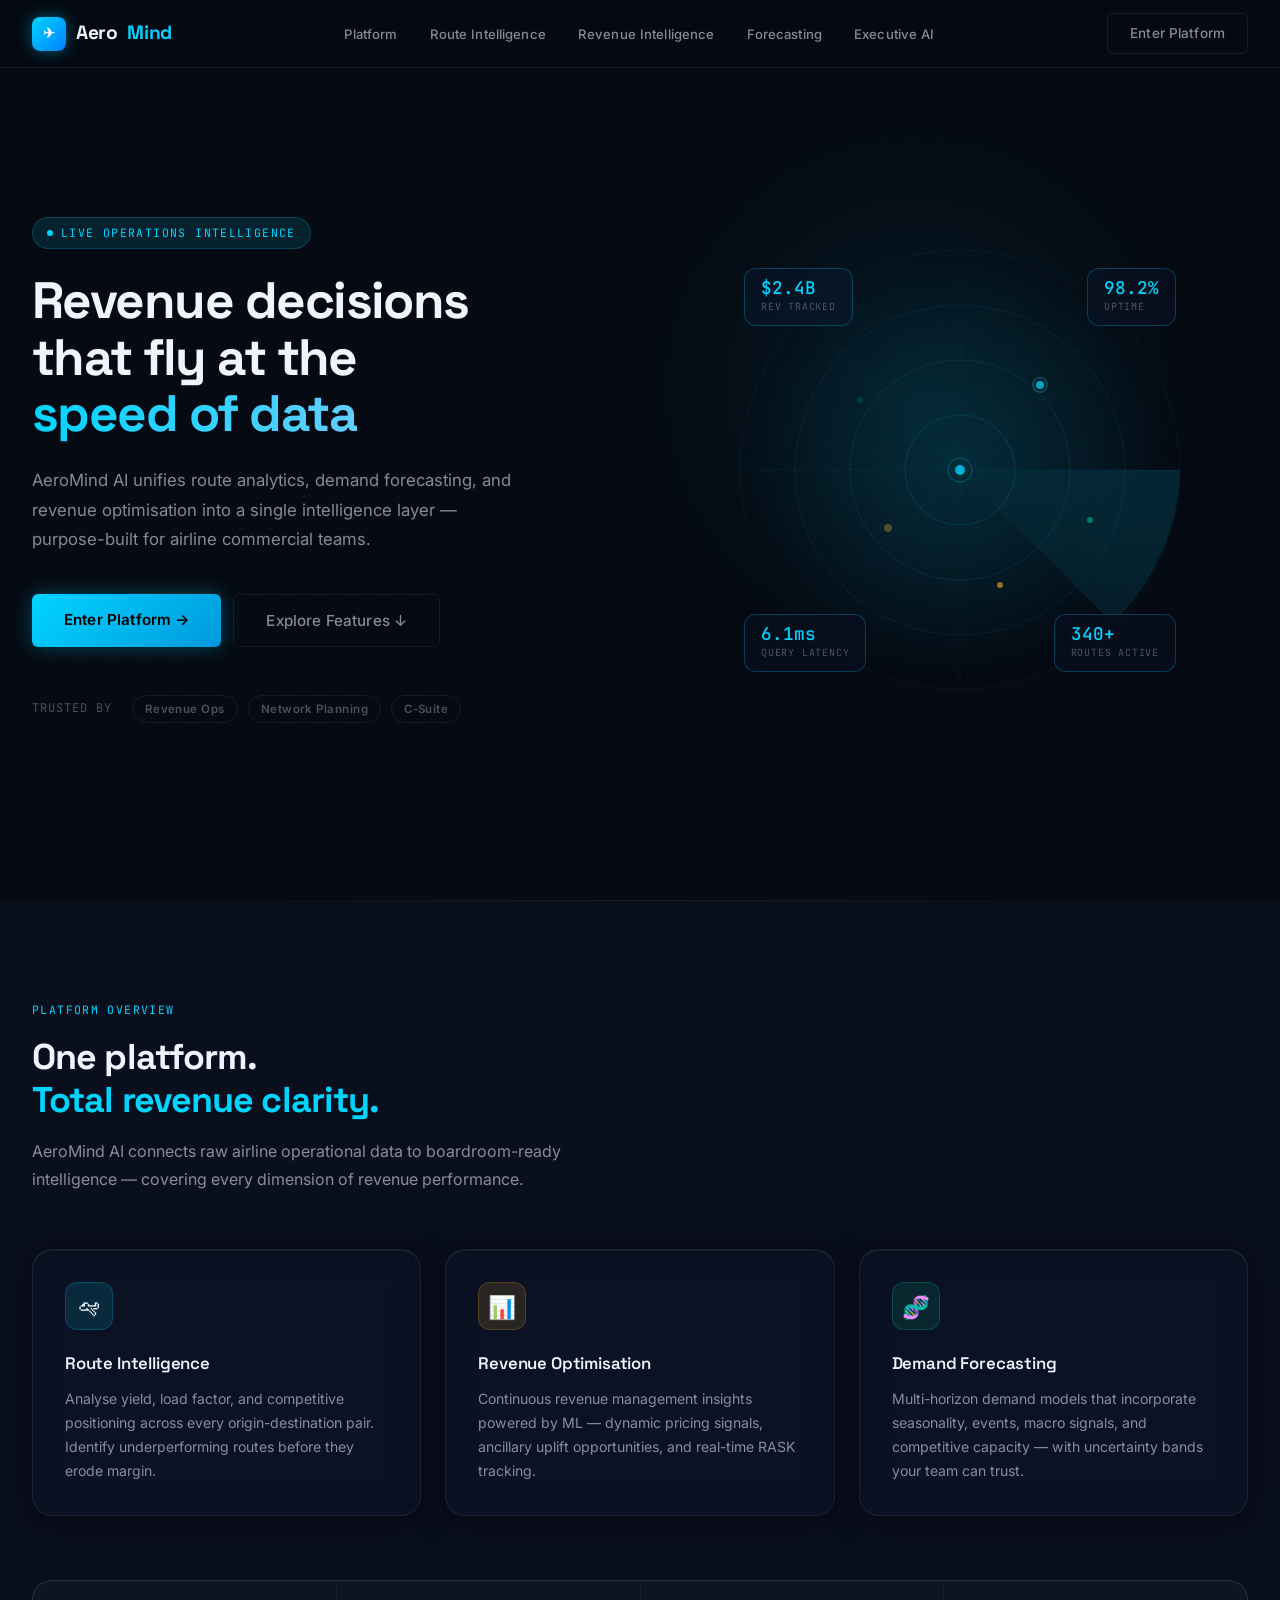
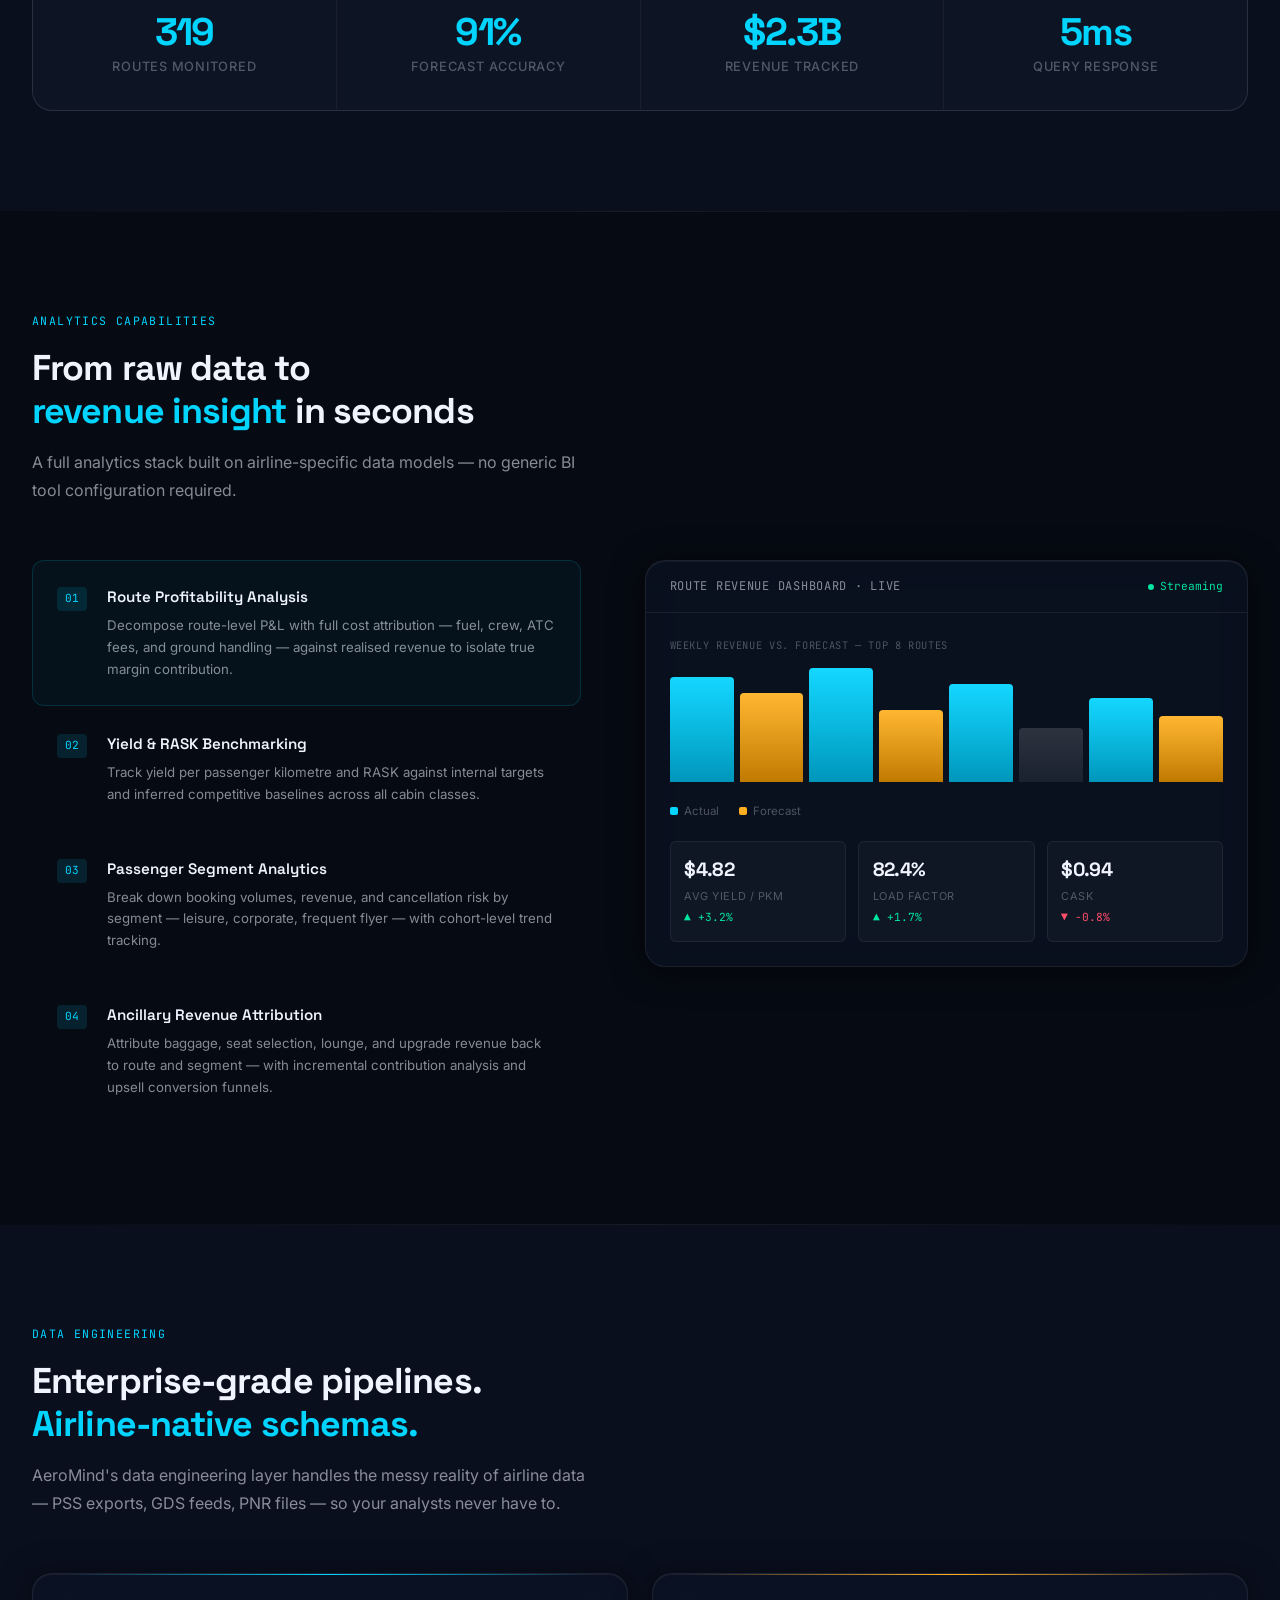
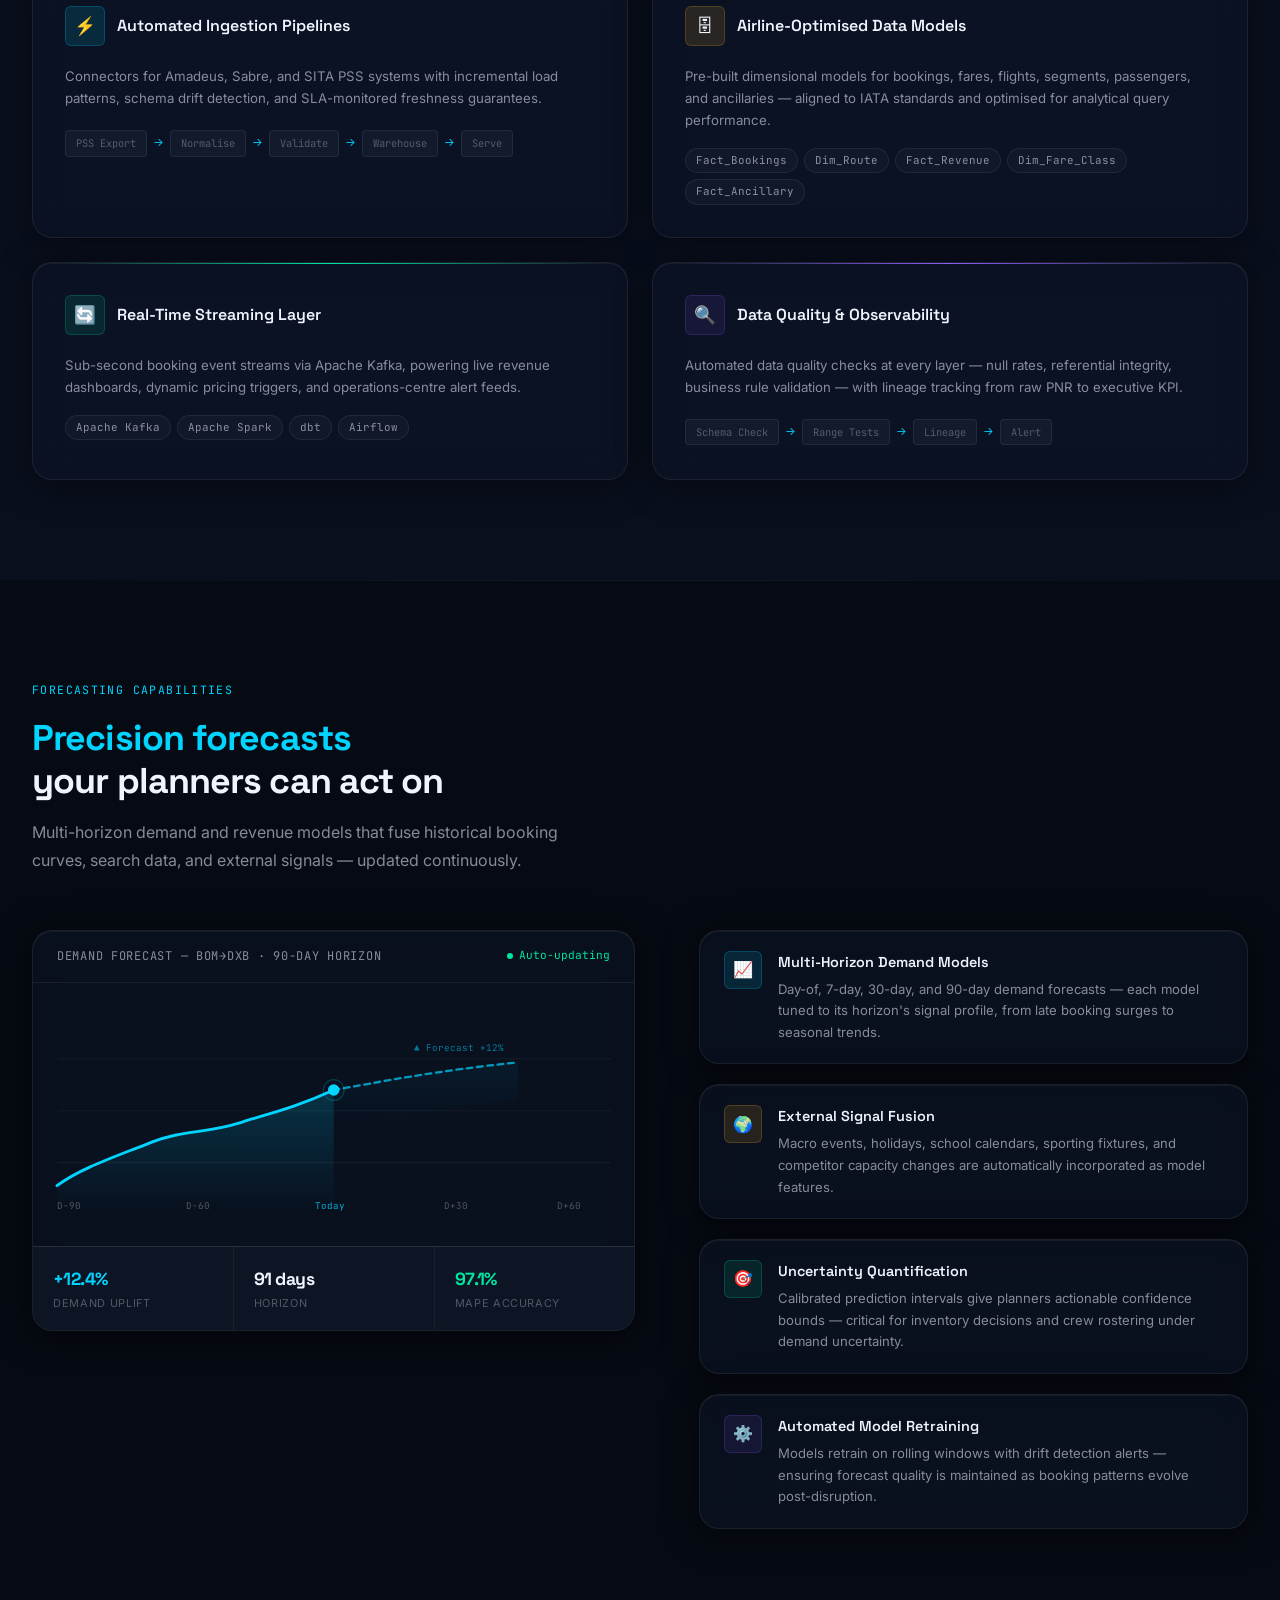
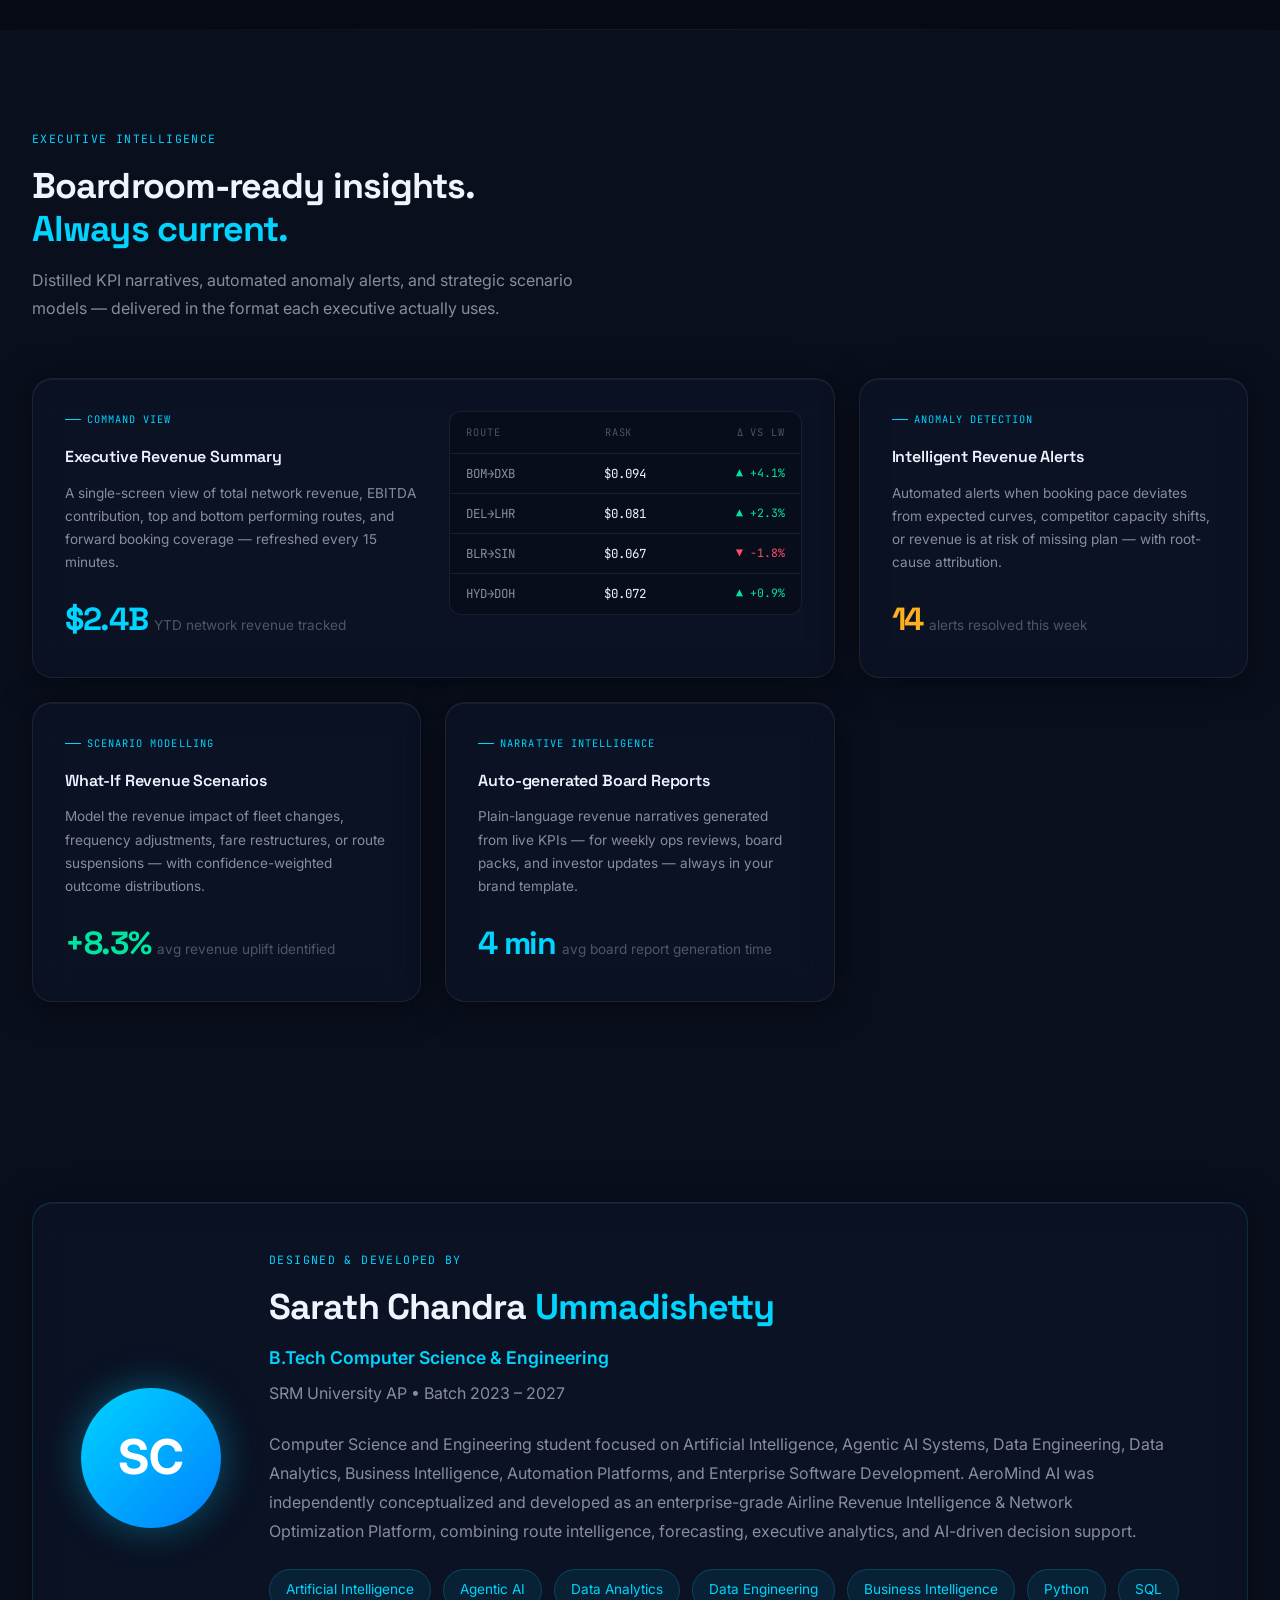
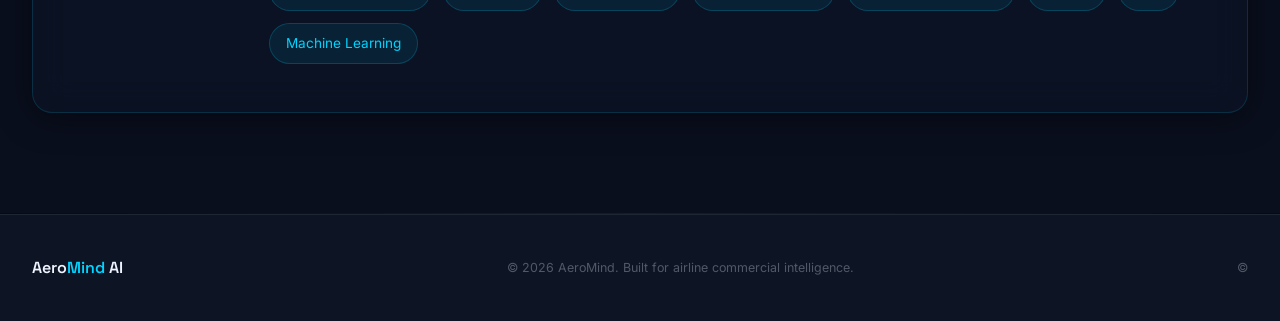
<file: index.html>
<!DOCTYPE html>
<html>
<head>
    <meta charset="UTF-8">
    <meta http-equiv="refresh" content="0; url=frontend/index.html">
    <title>Redirecting...</title>
</head>
<body>
    <p>Redirecting to AeroMind AI...</p>

    <script>
        window.location.href = "frontend/index.html";
    </script>
</body>
</html>
</file>
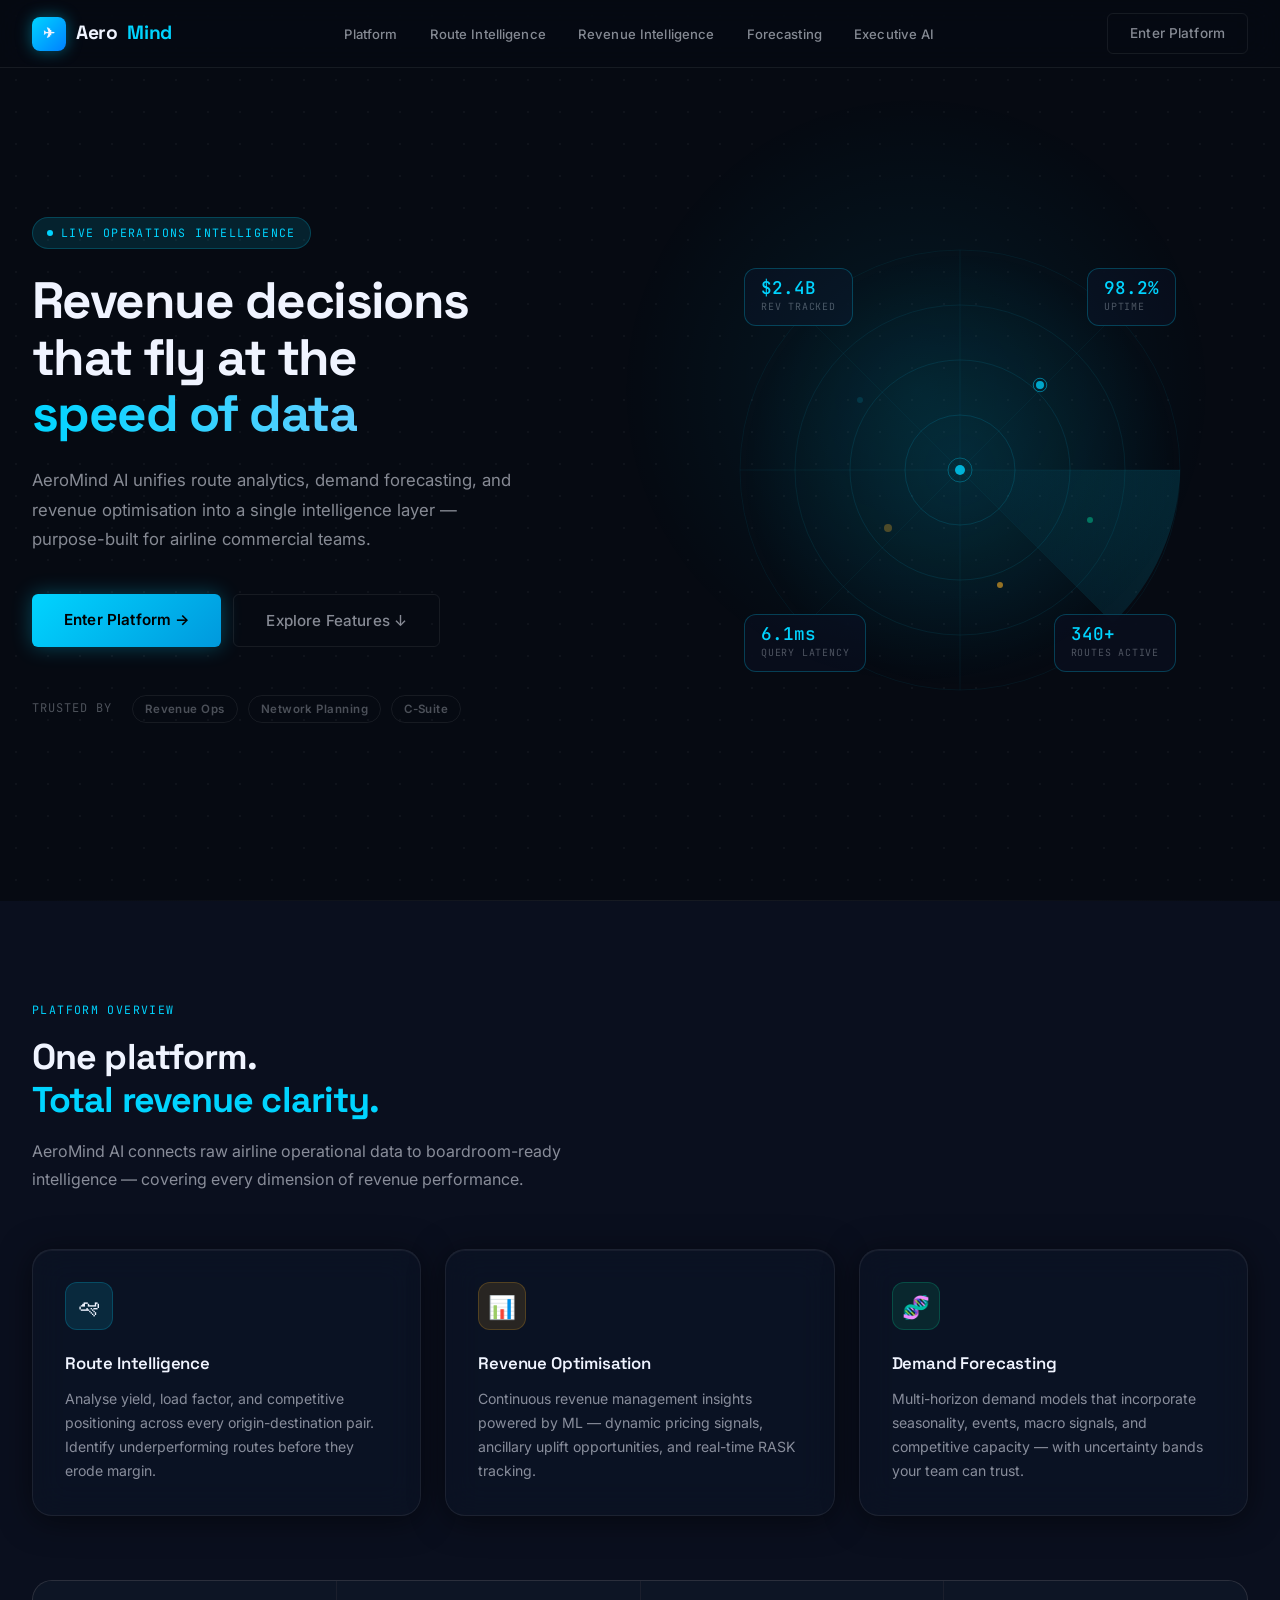
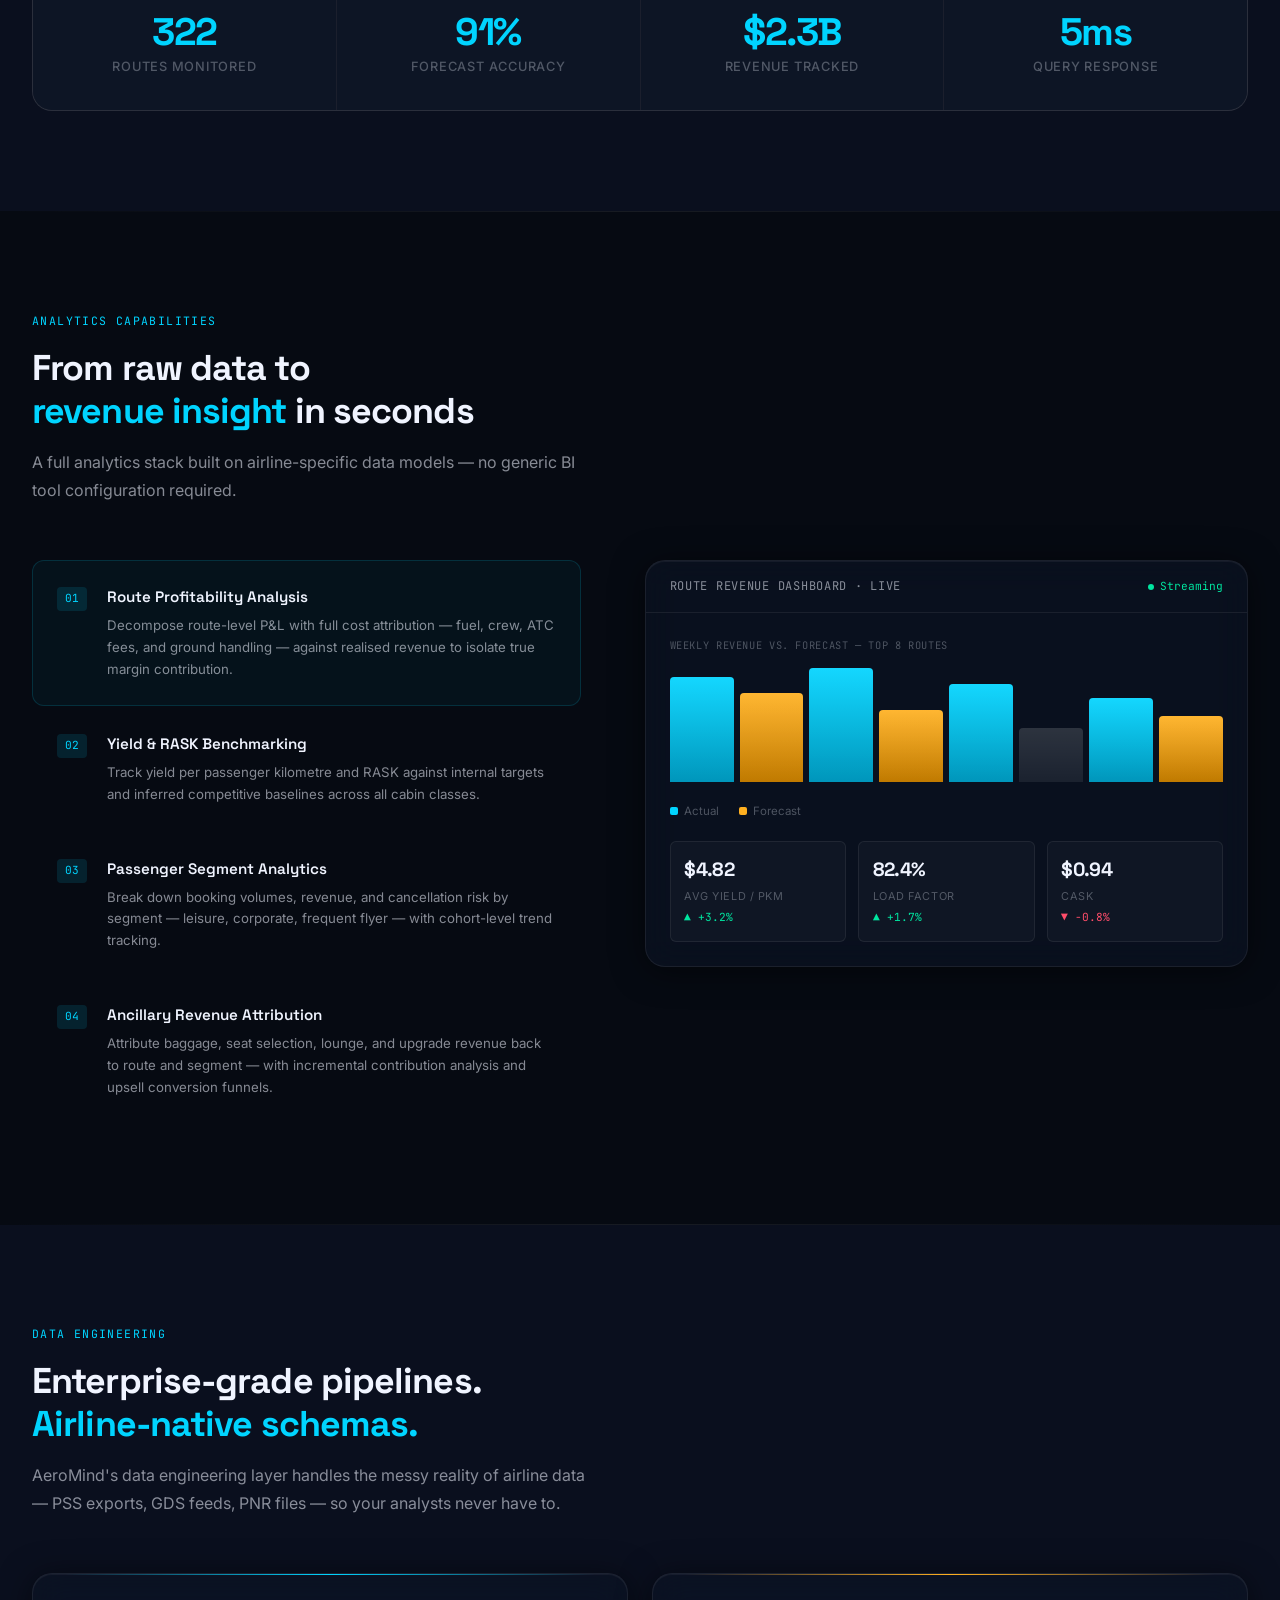
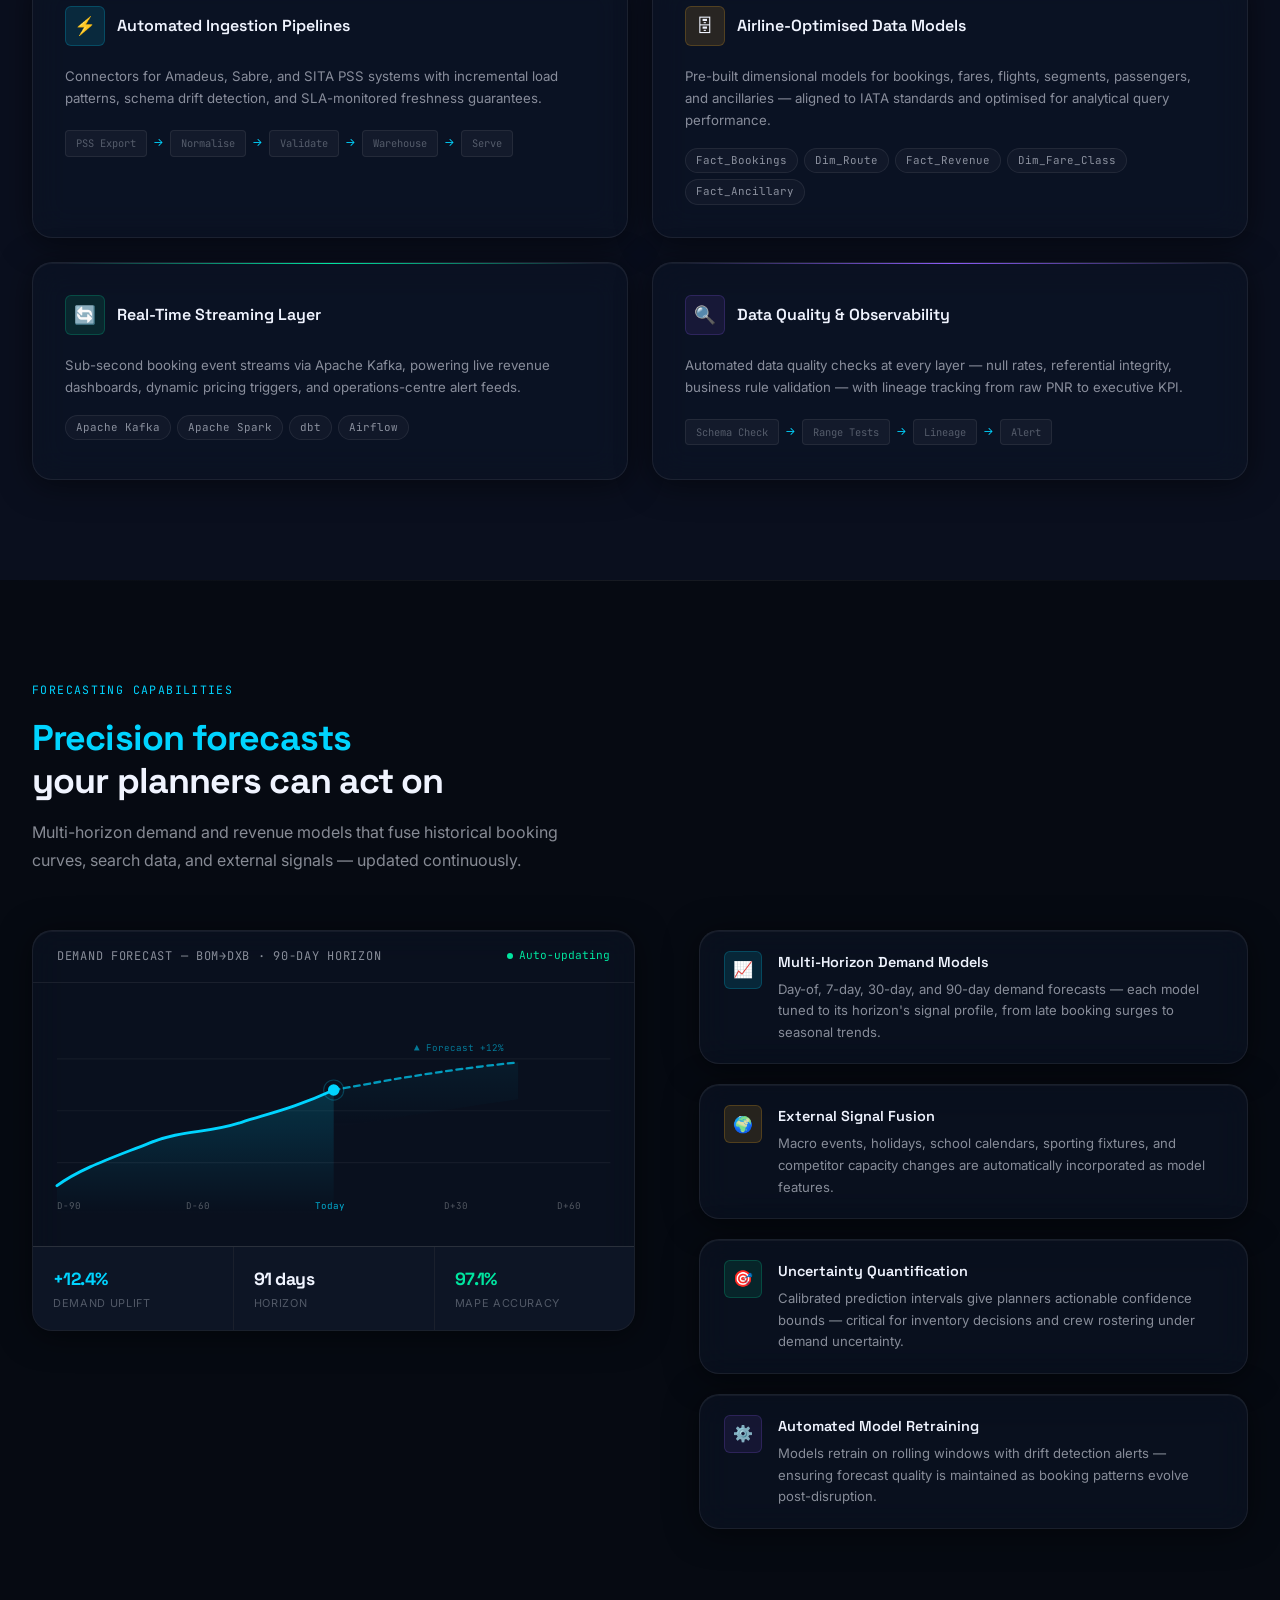
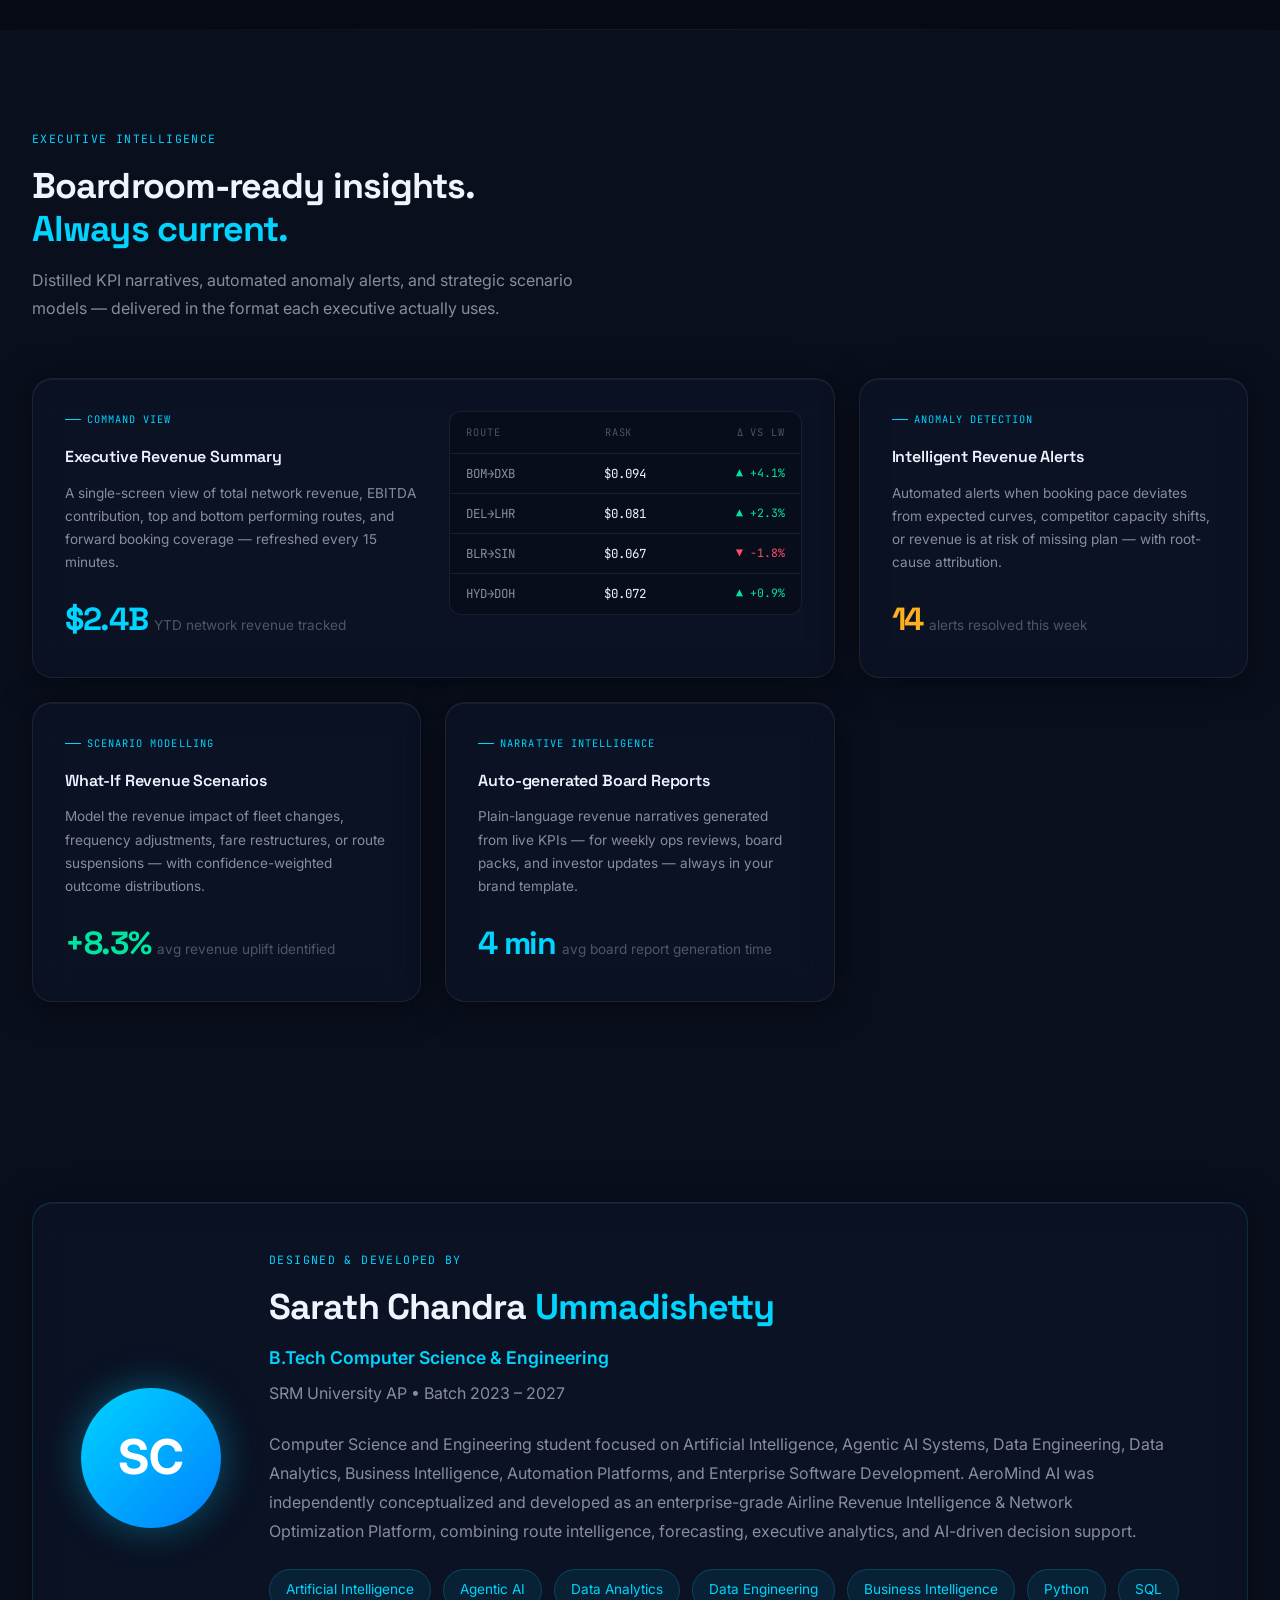
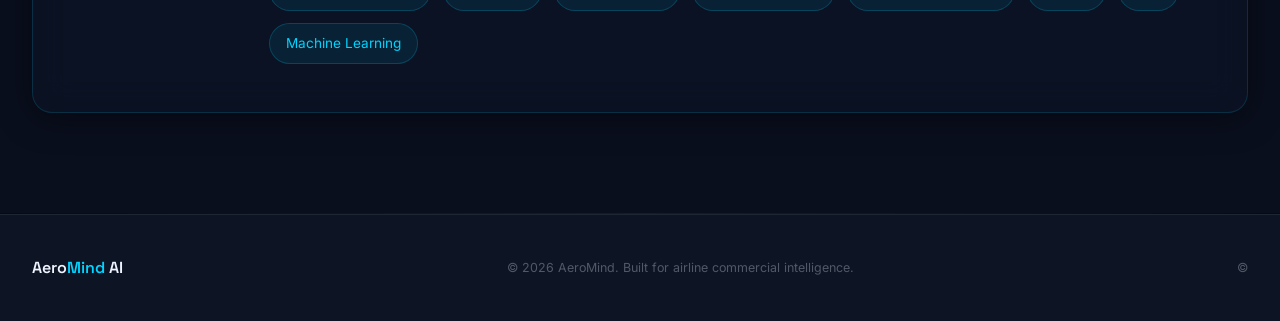
<file: frontend/index.html>
<!DOCTYPE html>
<html lang="en">
<head>
  <meta charset="UTF-8" />
  <meta name="viewport" content="width=device-width, initial-scale=1.0" />
  <title>AeroMind AI — Airline Revenue Intelligence Platform</title>
  <link rel="preconnect" href="https://fonts.googleapis.com" />
  <link rel="preconnect" href="https://fonts.gstatic.com" crossorigin />
  <link href="https://fonts.googleapis.com/css2?family=Space+Grotesk:wght@300;400;500;600;700&family=Inter:wght@300;400;500;600&family=JetBrains+Mono:wght@400;500&display=swap" rel="stylesheet" />
  <style>
    /* ============================================================
       DESIGN TOKENS — AeroMind AI
    ============================================================ */
    :root {
      --color-void:        #060A12;
      --color-base:        #0A0F1E;
      --color-surface:     #0D1525;
      --color-panel:       #111827;
      --color-border:      rgba(255,255,255,0.07);
      --color-border-hi:   rgba(0,212,255,0.25);

      --color-cyan:        #00D4FF;
      --color-cyan-dim:    rgba(0,212,255,0.12);
      --color-cyan-glow:   rgba(0,212,255,0.35);
      --color-amber:       #FFB020;
      --color-amber-dim:   rgba(255,176,32,0.12);
      --color-green:       #00E5A0;
      --color-red:         #FF4D6A;

      --color-text-primary:   #F0F4FF;
      --color-text-secondary: rgba(240,244,255,0.55);
      --color-text-muted:     rgba(240,244,255,0.30);

      --font-display: 'Space Grotesk', sans-serif;
      --font-body:    'Inter', sans-serif;
      --font-mono:    'JetBrains Mono', monospace;

      --radius-sm:  6px;
      --radius-md:  12px;
      --radius-lg:  20px;
      --radius-xl:  28px;

      --shadow-cyan:  0 0 40px rgba(0,212,255,0.15), 0 0 80px rgba(0,212,255,0.07);
      --shadow-card:  0 4px 32px rgba(0,0,0,0.5), 0 1px 0 rgba(255,255,255,0.05) inset;

      --transition: 0.3s cubic-bezier(0.4,0,0.2,1);
    }

    /* ============================================================
       RESET & BASE
    ============================================================ */
    *, *::before, *::after { box-sizing: border-box; margin: 0; padding: 0; }

    html { scroll-behavior: smooth; }

    body {
      font-family: var(--font-body);
      background: var(--color-void);
      color: var(--color-text-primary);
      line-height: 1.6;
      overflow-x: hidden;
      -webkit-font-smoothing: antialiased;
    }

    /* Dot-grid background texture */
    body::before {
      content: '';
      position: fixed;
      inset: 0;
      background-image: radial-gradient(circle, rgba(255,255,255,0.04) 1px, transparent 1px);
      background-size: 32px 32px;
      pointer-events: none;
      z-index: 0;
    }

    section, nav, footer { position: relative; z-index: 1; }

    a { text-decoration: none; color: inherit; }
    img { max-width: 100%; display: block; }

    /* ============================================================
       NAVIGATION
    ============================================================ */
    .nav {
      position: fixed;
      top: 0; left: 0; right: 0;
      z-index: 100;
      padding: 0 2rem;
      height: 68px;
      display: flex;
      align-items: center;
      justify-content: space-between;
      backdrop-filter: blur(24px) saturate(1.4);
      -webkit-backdrop-filter: blur(24px) saturate(1.4);
      background: rgba(6,10,18,0.75);
      border-bottom: 1px solid var(--color-border);
      transition: var(--transition);
    }

    .nav.scrolled {
      background: rgba(6,10,18,0.92);
      border-bottom-color: rgba(0,212,255,0.12);
    }

    .nav-brand {
      display: flex;
      align-items: center;
      gap: 10px;
      font-family: var(--font-display);
      font-weight: 700;
      font-size: 1.2rem;
      letter-spacing: -0.02em;
    }

    .nav-brand-icon {
      width: 34px;
      height: 34px;
      background: linear-gradient(135deg, var(--color-cyan) 0%, #0080FF 100%);
      border-radius: 8px;
      display: flex;
      align-items: center;
      justify-content: center;
      font-size: 0.9rem;
      box-shadow: 0 0 16px rgba(0,212,255,0.4);
    }

    .nav-brand span { color: var(--color-cyan); }

    .nav-links {
      display: flex;
      align-items: center;
      gap: 0.25rem;
      list-style: none;
    }

    .nav-links a {
      font-size: 0.82rem;
      font-weight: 500;
      color: var(--color-text-secondary);
      padding: 6px 14px;
      border-radius: var(--radius-sm);
      letter-spacing: 0.01em;
      transition: var(--transition);
      white-space: nowrap;
    }

    .nav-links a:hover {
      color: var(--color-text-primary);
      background: rgba(255,255,255,0.05);
    }

    .nav-links a.active { color: var(--color-cyan); }

    .nav-cta {
      display: flex;
      align-items: center;
      gap: 12px;
    }

    .btn {
      font-family: var(--font-body);
      font-weight: 500;
      font-size: 0.85rem;
      padding: 9px 22px;
      border-radius: var(--radius-sm);
      cursor: pointer;
      border: none;
      transition: var(--transition);
      letter-spacing: 0.01em;
    }

    .btn-ghost {
      background: transparent;
      color: var(--color-text-secondary);
      border: 1px solid var(--color-border);
    }

    .btn-ghost:hover {
      color: var(--color-text-primary);
      border-color: var(--color-border-hi);
    }

    .btn-primary {
      background: linear-gradient(135deg, var(--color-cyan) 0%, #0099DD 100%);
      color: #000;
      font-weight: 600;
      box-shadow: 0 0 20px rgba(0,212,255,0.3);
    }

    .btn-primary:hover {
      box-shadow: 0 0 32px rgba(0,212,255,0.5);
      transform: translateY(-1px);
    }

    .hamburger { display: none; flex-direction: column; gap: 5px; cursor: pointer; }
    .hamburger span { display: block; width: 22px; height: 2px; background: var(--color-text-secondary); border-radius: 2px; transition: var(--transition); }

    /* ============================================================
       HERO SECTION
    ============================================================ */
    .hero {
      min-height: 100vh;
      display: flex;
      align-items: center;
      padding: 120px 2rem 80px;
      overflow: hidden;
      position: relative;
    }

    /* Radial glow behind hero content */
    .hero::after {
      content: '';
      position: absolute;
      top: 10%;
      right: 5%;
      width: 600px;
      height: 600px;
      border-radius: 50%;
      background: radial-gradient(circle, rgba(0,212,255,0.08) 0%, transparent 70%);
      pointer-events: none;
    }

    .hero-inner {
      max-width: 1280px;
      margin: 0 auto;
      width: 100%;
      display: grid;
      grid-template-columns: 1fr 1fr;
      gap: 4rem;
      align-items: center;
    }

    .hero-eyebrow {
      display: inline-flex;
      align-items: center;
      gap: 8px;
      font-family: var(--font-mono);
      font-size: 0.72rem;
      color: var(--color-cyan);
      letter-spacing: 0.12em;
      text-transform: uppercase;
      background: var(--color-cyan-dim);
      border: 1px solid rgba(0,212,255,0.2);
      padding: 6px 14px;
      border-radius: 100px;
      margin-bottom: 1.5rem;
    }

    .hero-eyebrow-dot {
      width: 6px; height: 6px;
      border-radius: 50%;
      background: var(--color-cyan);
      animation: pulse-dot 2s ease-in-out infinite;
    }

    @keyframes pulse-dot {
      0%, 100% { opacity: 1; transform: scale(1); }
      50% { opacity: 0.4; transform: scale(0.7); }
    }

    .hero-headline {
      font-family: var(--font-display);
      font-size: clamp(2.4rem, 4vw, 3.8rem);
      font-weight: 700;
      line-height: 1.1;
      letter-spacing: -0.03em;
      margin-bottom: 1.5rem;
    }

    .hero-headline em {
      font-style: normal;
      background: linear-gradient(90deg, var(--color-cyan) 0%, #60CFFF 50%, var(--color-cyan) 100%);
      background-size: 200% auto;
      -webkit-background-clip: text;
      -webkit-text-fill-color: transparent;
      background-clip: text;
      animation: shimmer 4s linear infinite;
    }

    @keyframes shimmer {
      0% { background-position: 0% center; }
      100% { background-position: 200% center; }
    }

    .hero-sub {
      font-size: 1.05rem;
      color: var(--color-text-secondary);
      line-height: 1.75;
      margin-bottom: 2.5rem;
      max-width: 500px;
    }

    .hero-actions {
      display: flex;
      gap: 12px;
      flex-wrap: wrap;
      margin-bottom: 3rem;
    }

    .btn-hero {
      font-size: 0.95rem;
      padding: 14px 32px;
    }

    .hero-trust {
      display: flex;
      align-items: center;
      gap: 20px;
      flex-wrap: wrap;
    }

    .hero-trust-label {
      font-size: 0.75rem;
      color: var(--color-text-muted);
      font-family: var(--font-mono);
      text-transform: uppercase;
      letter-spacing: 0.08em;
    }

    .trust-badges {
      display: flex;
      gap: 10px;
    }

    .trust-badge {
      font-size: 0.72rem;
      font-weight: 600;
      color: var(--color-text-muted);
      border: 1px solid var(--color-border);
      padding: 4px 12px;
      border-radius: 100px;
      letter-spacing: 0.04em;
    }

    /* Hero visual — radar / ops canvas */
    .hero-visual {
      position: relative;
      display: flex;
      justify-content: center;
      align-items: center;
    }

    .radar-wrap {
      position: relative;
      width: 480px;
      height: 480px;
    }

    .radar-svg {
      width: 100%;
      height: 100%;
      animation: radar-rotate 8s linear infinite;
      transform-origin: 240px 240px;
    }

    @keyframes radar-rotate {
      from { transform: rotate(0deg); }
      to { transform: rotate(360deg); }
    }

    .radar-overlay {
      position: absolute;
      inset: 0;
      display: flex;
      align-items: center;
      justify-content: center;
    }

    /* Live stats ticker over radar */
    .radar-stats {
      position: absolute;
      inset: 0;
      pointer-events: none;
    }

    .radar-stat {
      position: absolute;
      background: rgba(10,15,30,0.85);
      backdrop-filter: blur(12px);
      border: 1px solid var(--color-border-hi);
      border-radius: var(--radius-md);
      padding: 10px 16px;
      font-family: var(--font-mono);
    }

    .radar-stat-val {
      font-size: 1.1rem;
      font-weight: 500;
      color: var(--color-cyan);
      line-height: 1;
    }

    .radar-stat-lbl {
      font-size: 0.62rem;
      color: var(--color-text-muted);
      text-transform: uppercase;
      letter-spacing: 0.08em;
      margin-top: 2px;
    }

    .radar-stat:nth-child(1) { top: 8%;  left: 5%; }
    .radar-stat:nth-child(2) { top: 8%;  right: 5%; }
    .radar-stat:nth-child(3) { bottom: 8%; left: 5%; }
    .radar-stat:nth-child(4) { bottom: 8%; right: 5%; }

    /* ============================================================
       SECTION COMMONS
    ============================================================ */
    .section-wrap {
      max-width: 1280px;
      margin: 0 auto;
      padding: 0 2rem;
    }

    .section-pad { padding: 100px 0; }

    .section-eyebrow {
      font-family: var(--font-mono);
      font-size: 0.72rem;
      color: var(--color-cyan);
      letter-spacing: 0.12em;
      text-transform: uppercase;
      margin-bottom: 1rem;
    }

    .section-title {
      font-family: var(--font-display);
      font-size: clamp(1.8rem, 2.8vw, 2.6rem);
      font-weight: 700;
      letter-spacing: -0.025em;
      line-height: 1.2;
      margin-bottom: 1rem;
    }

    .section-title em {
      font-style: normal;
      color: var(--color-cyan);
    }

    .section-desc {
      font-size: 1rem;
      color: var(--color-text-secondary);
      line-height: 1.75;
      max-width: 560px;
    }

    /* Divider line */
    .section-divider {
      height: 1px;
      background: linear-gradient(90deg, transparent, var(--color-border), transparent);
      margin: 0;
    }

    /* ============================================================
       GLASS CARDS
    ============================================================ */
    .glass-card {
      background: rgba(13,21,37,0.6);
      backdrop-filter: blur(16px) saturate(1.2);
      -webkit-backdrop-filter: blur(16px) saturate(1.2);
      border: 1px solid var(--color-border);
      border-radius: var(--radius-lg);
      box-shadow: var(--shadow-card);
      transition: var(--transition);
    }

    .glass-card:hover {
      border-color: var(--color-border-hi);
      box-shadow: var(--shadow-card), var(--shadow-cyan);
      transform: translateY(-4px);
    }

    /* ============================================================
       PRODUCT OVERVIEW SECTION
    ============================================================ */
    .overview { background: var(--color-base); }

    .overview-grid {
      display: grid;
      grid-template-columns: repeat(3,1fr);
      gap: 1.5rem;
      margin-top: 3.5rem;
    }

    .overview-card {
      padding: 2rem;
    }

    .overview-icon {
      width: 48px; height: 48px;
      border-radius: var(--radius-md);
      display: flex;
      align-items: center;
      justify-content: center;
      font-size: 1.4rem;
      margin-bottom: 1.25rem;
      position: relative;
    }

    .overview-icon.cyan  { background: var(--color-cyan-dim); border: 1px solid rgba(0,212,255,0.2); }
    .overview-icon.amber { background: var(--color-amber-dim); border: 1px solid rgba(255,176,32,0.2); }
    .overview-icon.green { background: rgba(0,229,160,0.1);   border: 1px solid rgba(0,229,160,0.2); }

    .overview-card-title {
      font-family: var(--font-display);
      font-size: 1.05rem;
      font-weight: 600;
      margin-bottom: 0.6rem;
      letter-spacing: -0.01em;
    }

    .overview-card-desc {
      font-size: 0.88rem;
      color: var(--color-text-secondary);
      line-height: 1.7;
    }

    /* Stats row */
    .stats-row {
      display: grid;
      grid-template-columns: repeat(4,1fr);
      gap: 1px;
      background: var(--color-border);
      border: 1px solid var(--color-border);
      border-radius: var(--radius-lg);
      overflow: hidden;
      margin-top: 4rem;
    }

    .stat-cell {
      background: var(--color-surface);
      padding: 2rem 1.75rem;
      text-align: center;
    }

    .stat-cell:hover { background: rgba(0,212,255,0.03); }

    .stat-number {
      font-family: var(--font-display);
      font-size: 2.4rem;
      font-weight: 700;
      color: var(--color-cyan);
      letter-spacing: -0.04em;
      line-height: 1;
      margin-bottom: 0.4rem;
    }

    .stat-label {
      font-size: 0.8rem;
      color: var(--color-text-muted);
      font-weight: 500;
      text-transform: uppercase;
      letter-spacing: 0.06em;
    }

    /* ============================================================
       ANALYTICS SECTION
    ============================================================ */
    .analytics { background: var(--color-void); }

    .analytics-layout {
      display: grid;
      grid-template-columns: 1fr 1.1fr;
      gap: 4rem;
      align-items: start;
      margin-top: 3.5rem;
    }

    .analytics-features {
      display: flex;
      flex-direction: column;
      gap: 1px;
    }

    .feature-row {
      display: flex;
      gap: 1.25rem;
      align-items: flex-start;
      padding: 1.5rem;
      border-radius: var(--radius-md);
      cursor: pointer;
      transition: var(--transition);
      border: 1px solid transparent;
    }

    .feature-row:hover, .feature-row.active {
      background: rgba(0,212,255,0.04);
      border-color: rgba(0,212,255,0.15);
    }

    .feature-num {
      font-family: var(--font-mono);
      font-size: 0.7rem;
      color: var(--color-cyan);
      background: var(--color-cyan-dim);
      padding: 3px 8px;
      border-radius: 4px;
      margin-top: 2px;
      flex-shrink: 0;
    }

    .feature-title {
      font-family: var(--font-display);
      font-size: 0.95rem;
      font-weight: 600;
      margin-bottom: 0.35rem;
    }

    .feature-desc {
      font-size: 0.83rem;
      color: var(--color-text-secondary);
      line-height: 1.65;
    }

    /* Analytics dashboard mockup */
    .analytics-panel {
      padding: 0;
      overflow: hidden;
    }

    .panel-header {
      padding: 1rem 1.5rem;
      border-bottom: 1px solid var(--color-border);
      display: flex;
      align-items: center;
      justify-content: space-between;
    }

    .panel-title {
      font-family: var(--font-mono);
      font-size: 0.75rem;
      color: var(--color-text-secondary);
      letter-spacing: 0.06em;
      text-transform: uppercase;
    }

    .panel-status {
      display: flex;
      align-items: center;
      gap: 6px;
      font-family: var(--font-mono);
      font-size: 0.7rem;
      color: var(--color-green);
    }

    .status-dot {
      width: 6px; height: 6px;
      border-radius: 50%;
      background: var(--color-green);
      animation: pulse-dot 2s ease-in-out infinite;
    }

    .panel-body { padding: 1.5rem; }

    /* Simulated bar chart */
    .chart-bars {
      display: flex;
      align-items: flex-end;
      gap: 6px;
      height: 120px;
      margin-bottom: 1.25rem;
    }

    .bar {
      flex: 1;
      border-radius: 4px 4px 0 0;
      min-height: 12px;
      position: relative;
      overflow: hidden;
      transition: opacity var(--transition);
    }

    .bar::after {
      content: '';
      position: absolute;
      inset: 0;
      background: linear-gradient(0deg, transparent, rgba(255,255,255,0.08));
      pointer-events: none;
    }

    .bar:hover { opacity: 0.8; }

    .bar.cyan  { background: linear-gradient(0deg, #0096BB, var(--color-cyan)); }
    .bar.amber { background: linear-gradient(0deg, #C07A00, var(--color-amber)); }
    .bar.dim   { background: rgba(255,255,255,0.08); }

    .chart-legend {
      display: flex;
      gap: 1.25rem;
    }

    .legend-item {
      display: flex;
      align-items: center;
      gap: 6px;
      font-size: 0.72rem;
      color: var(--color-text-muted);
    }

    .legend-dot {
      width: 8px; height: 8px;
      border-radius: 2px;
    }

    .legend-dot.cyan  { background: var(--color-cyan); }
    .legend-dot.amber { background: var(--color-amber); }

    /* KPI mini-cards inside panel */
    .panel-kpis {
      display: grid;
      grid-template-columns: repeat(3,1fr);
      gap: 0.75rem;
      margin-top: 1.25rem;
    }

    .mini-kpi {
      background: rgba(255,255,255,0.03);
      border: 1px solid var(--color-border);
      border-radius: var(--radius-sm);
      padding: 0.85rem;
    }

    .mini-kpi-val {
      font-family: var(--font-display);
      font-size: 1.2rem;
      font-weight: 700;
      color: var(--color-text-primary);
      letter-spacing: -0.03em;
    }

    .mini-kpi-lbl {
      font-size: 0.68rem;
      color: var(--color-text-muted);
      margin-top: 2px;
      text-transform: uppercase;
      letter-spacing: 0.05em;
    }

    .mini-kpi-delta {
      font-size: 0.7rem;
      margin-top: 4px;
      font-family: var(--font-mono);
    }

    .delta-up   { color: var(--color-green); }
    .delta-down { color: var(--color-red); }

    /* ============================================================
       DATA ENGINEERING SECTION
    ============================================================ */
    .dataeng { background: var(--color-base); }

    .dataeng-grid {
      display: grid;
      grid-template-columns: repeat(2,1fr);
      gap: 1.5rem;
      margin-top: 3.5rem;
    }

    .dataeng-card {
      padding: 2rem;
      position: relative;
      overflow: hidden;
    }

    .dataeng-card::before {
      content: '';
      position: absolute;
      top: -1px; left: 2rem; right: 2rem;
      height: 2px;
      border-radius: 0 0 4px 4px;
    }

    .dataeng-card.accent-cyan::before { background: linear-gradient(90deg, transparent, var(--color-cyan), transparent); }
    .dataeng-card.accent-amber::before { background: linear-gradient(90deg, transparent, var(--color-amber), transparent); }
    .dataeng-card.accent-green::before { background: linear-gradient(90deg, transparent, var(--color-green), transparent); }
    .dataeng-card.accent-purple::before { background: linear-gradient(90deg, transparent, #8B5CF6, transparent); }

    .dataeng-card-header {
      display: flex;
      align-items: center;
      gap: 12px;
      margin-bottom: 1.25rem;
    }

    .dataeng-icon {
      width: 40px; height: 40px;
      border-radius: var(--radius-sm);
      display: flex;
      align-items: center;
      justify-content: center;
      font-size: 1.1rem;
      flex-shrink: 0;
    }

    .ic-cyan   { background: var(--color-cyan-dim);   border: 1px solid rgba(0,212,255,0.2); }
    .ic-amber  { background: var(--color-amber-dim);  border: 1px solid rgba(255,176,32,0.2); }
    .ic-green  { background: rgba(0,229,160,0.1);     border: 1px solid rgba(0,229,160,0.2); }
    .ic-purple { background: rgba(139,92,246,0.1);    border: 1px solid rgba(139,92,246,0.2); }

    .dataeng-card-title {
      font-family: var(--font-display);
      font-size: 1rem;
      font-weight: 600;
    }

    .dataeng-pills {
      display: flex;
      flex-wrap: wrap;
      gap: 6px;
      margin-top: 1rem;
    }

    .pill {
      font-family: var(--font-mono);
      font-size: 0.68rem;
      padding: 3px 10px;
      border-radius: 100px;
      color: var(--color-text-secondary);
      border: 1px solid var(--color-border);
      background: rgba(255,255,255,0.03);
    }

    .pipeline-visual {
      display: flex;
      align-items: center;
      gap: 6px;
      margin-top: 1.25rem;
      overflow-x: auto;
      padding-bottom: 2px;
    }

    .pipe-step {
      font-family: var(--font-mono);
      font-size: 0.65rem;
      color: var(--color-text-muted);
      background: rgba(255,255,255,0.04);
      border: 1px solid var(--color-border);
      padding: 4px 10px;
      border-radius: 4px;
      white-space: nowrap;
      flex-shrink: 0;
    }

    .pipe-arrow {
      color: var(--color-cyan);
      font-size: 0.7rem;
      flex-shrink: 0;
    }

    /* ============================================================
       FORECASTING SECTION
    ============================================================ */
    .forecasting { background: var(--color-void); }

    .forecast-layout {
      display: grid;
      grid-template-columns: 1.1fr 1fr;
      gap: 4rem;
      align-items: start;
      margin-top: 3.5rem;
    }

    /* Forecast chart simulation */
    .forecast-chart-wrap {
      padding: 0;
      overflow: hidden;
    }

    .forecast-svg-wrap { padding: 1.5rem; }

    .forecast-metrics {
      display: grid;
      grid-template-columns: repeat(3,1fr);
      gap: 1px;
      background: var(--color-border);
      border-top: 1px solid var(--color-border);
    }

    .fm-cell {
      background: var(--color-surface);
      padding: 1.1rem 1.25rem;
    }

    .fm-val {
      font-family: var(--font-display);
      font-size: 1.1rem;
      font-weight: 700;
      letter-spacing: -0.03em;
    }

    .fm-lbl {
      font-size: 0.68rem;
      color: var(--color-text-muted);
      text-transform: uppercase;
      letter-spacing: 0.06em;
      margin-top: 2px;
    }

    .forecast-features {
      display: flex;
      flex-direction: column;
      gap: 1.25rem;
    }

    .ff-item {
      display: flex;
      gap: 1rem;
      align-items: flex-start;
      padding: 1.25rem 1.5rem;
    }

    .ff-icon {
      width: 38px; height: 38px;
      flex-shrink: 0;
      border-radius: var(--radius-sm);
      display: flex;
      align-items: center;
      justify-content: center;
      font-size: 1rem;
    }

    .ff-title {
      font-family: var(--font-display);
      font-size: 0.9rem;
      font-weight: 600;
      margin-bottom: 0.3rem;
    }

    .ff-desc {
      font-size: 0.82rem;
      color: var(--color-text-secondary);
      line-height: 1.65;
    }

    /* ============================================================
       EXECUTIVE INTELLIGENCE SECTION
    ============================================================ */
    .executive { background: var(--color-base); }

    .exec-grid {
      display: grid;
      grid-template-columns: repeat(3,1fr);
      gap: 1.5rem;
      margin-top: 3.5rem;
    }

    .exec-card {
      padding: 2rem;
      position: relative;
      overflow: hidden;
    }

    .exec-card-tag {
      font-family: var(--font-mono);
      font-size: 0.65rem;
      color: var(--color-cyan);
      text-transform: uppercase;
      letter-spacing: 0.1em;
      margin-bottom: 1rem;
      display: flex;
      align-items: center;
      gap: 6px;
    }

    .exec-card-tag::before {
      content: '';
      width: 16px; height: 1px;
      background: var(--color-cyan);
      flex-shrink: 0;
    }

    .exec-card-title {
      font-family: var(--font-display);
      font-size: 1rem;
      font-weight: 600;
      letter-spacing: -0.01em;
      margin-bottom: 0.75rem;
    }

    .exec-card-desc {
      font-size: 0.85rem;
      color: var(--color-text-secondary);
      line-height: 1.7;
      margin-bottom: 1.25rem;
    }

    .exec-metric {
      display: flex;
      align-items: baseline;
      gap: 6px;
      margin-top: auto;
    }

    .exec-metric-val {
      font-family: var(--font-display);
      font-size: 2rem;
      font-weight: 700;
      color: var(--color-cyan);
      letter-spacing: -0.04em;
    }

    .exec-metric-unit {
      font-size: 0.85rem;
      color: var(--color-text-muted);
    }

    /* Wide exec card */
    .exec-card.wide {
      grid-column: span 2;
      display: grid;
      grid-template-columns: 1fr 1fr;
      gap: 2rem;
    }

    /* ============================================================
       CTA SECTION
    ============================================================ */
    .cta-section {
      background: var(--color-void);
      padding: 100px 0;
    }

    .cta-inner {
      max-width: 860px;
      margin: 0 auto;
      padding: 0 2rem;
      text-align: center;
    }

    .cta-glow-bg {
      position: relative;
      background: rgba(13,21,37,0.7);
      border: 1px solid var(--color-border-hi);
      border-radius: var(--radius-xl);
      padding: 5rem 3rem;
      backdrop-filter: blur(20px);
      overflow: hidden;
    }

    .cta-glow-bg::before {
      content: '';
      position: absolute;
      top: -60px;
      left: 50%;
      transform: translateX(-50%);
      width: 400px;
      height: 200px;
      background: radial-gradient(ellipse, rgba(0,212,255,0.15) 0%, transparent 70%);
      pointer-events: none;
    }

    .cta-eyebrow {
      font-family: var(--font-mono);
      font-size: 0.72rem;
      color: var(--color-cyan);
      text-transform: uppercase;
      letter-spacing: 0.12em;
      margin-bottom: 1.25rem;
    }

    .cta-headline {
      font-family: var(--font-display);
      font-size: clamp(2rem, 3.5vw, 3rem);
      font-weight: 700;
      letter-spacing: -0.03em;
      line-height: 1.15;
      margin-bottom: 1.25rem;
    }

    .cta-sub {
      font-size: 1rem;
      color: var(--color-text-secondary);
      line-height: 1.75;
      margin-bottom: 2.5rem;
      max-width: 540px;
      margin-left: auto;
      margin-right: auto;
    }

    .cta-actions {
      display: flex;
      gap: 12px;
      justify-content: center;
      flex-wrap: wrap;
      margin-bottom: 2.5rem;
    }

    .btn-cta {
      font-size: 1rem;
      padding: 16px 40px;
    }

    .cta-footnote {
      font-size: 0.78rem;
      color: var(--color-text-muted);
      display: flex;
      align-items: center;
      justify-content: center;
      gap: 1.5rem;
      flex-wrap: wrap;
    }

    .cta-footnote span { display: flex; align-items: center; gap: 5px; }
    .cta-footnote-icon { color: var(--color-cyan); font-size: 0.9rem; }

    /* ============================================================
       FOOTER
    ============================================================ */
    footer {
      background: var(--color-surface);
      border-top: 1px solid var(--color-border);
      padding: 2.5rem 2rem;
    }

    .footer-inner {
      max-width: 1280px;
      margin: 0 auto;
      display: flex;
      align-items: center;
      justify-content: space-between;
      gap: 1rem;
      flex-wrap: wrap;
    }

    .footer-brand {
      font-family: var(--font-display);
      font-size: 1rem;
      font-weight: 600;
    }

    .footer-brand span { color: var(--color-cyan); }

    .footer-note {
      font-size: 0.78rem;
      color: var(--color-text-muted);
    }

    .footer-links {
      display: flex;
      gap: 1.5rem;
    }

    .footer-links a {
      font-size: 0.78rem;
      color: var(--color-text-muted);
      transition: var(--transition);
    }

    .footer-links a:hover { color: var(--color-cyan); }

    /* ============================================================
       SCROLL ANIMATIONS
    ============================================================ */
    .reveal {
      opacity: 0;
      transform: translateY(28px);
      transition: opacity 0.65s ease, transform 0.65s ease;
    }

    .reveal.visible {
      opacity: 1;
      transform: translateY(0);
    }

    .reveal-delay-1 { transition-delay: 0.1s; }
    .reveal-delay-2 { transition-delay: 0.2s; }
    .reveal-delay-3 { transition-delay: 0.3s; }
    .reveal-delay-4 { transition-delay: 0.4s; }

    /* ============================================================
       RESPONSIVE
    ============================================================ */
    @media (max-width: 1024px) {
      .overview-grid { grid-template-columns: repeat(2,1fr); }
      .analytics-layout { grid-template-columns: 1fr; }
      .forecast-layout { grid-template-columns: 1fr; }
      .exec-grid { grid-template-columns: repeat(2,1fr); }
      .exec-card.wide { grid-column: span 2; }
      .hero-inner { grid-template-columns: 1fr; }
      .radar-wrap { width: 380px; height: 380px; }
      .radar-svg { transform-origin: 190px 190px; }
    }

    @media (max-width: 768px) {
      .nav-links { display: none; }
      .hamburger { display: flex; }
      .hero-inner { gap: 2.5rem; }
      .overview-grid { grid-template-columns: 1fr; }
      .dataeng-grid { grid-template-columns: 1fr; }
      .exec-grid { grid-template-columns: 1fr; }
      .exec-card.wide { grid-column: span 1; grid-template-columns: 1fr; }
      .stats-row { grid-template-columns: repeat(2,1fr); }
      .panel-kpis { grid-template-columns: repeat(2,1fr); }
      .radar-wrap { width: 300px; height: 300px; }
      .radar-svg { transform-origin: 150px 150px; }
      .hero-visual { display: none; }
      .cta-glow-bg { padding: 3rem 1.5rem; }
    }

    @media (max-width: 480px) {
      .nav-cta .btn-ghost { display: none; }
      .stats-row { grid-template-columns: 1fr; }
    }

    /* Reduce motion */
    @media (prefers-reduced-motion: reduce) {
      *, *::before, *::after { animation-duration: 0.01ms !important; transition-duration: 0.01ms !important; }
    }

    .creator-section{
  background: var(--color-base);
}

.creator-card{
  padding: 3rem;
  display:flex;
  align-items:center;
  gap:3rem;
  border:1px solid rgba(0,212,255,0.15);
}

.creator-avatar{
  width:140px;
  height:140px;
  border-radius:50%;
  background:linear-gradient(135deg,#00D4FF,#0080FF);
  display:flex;
  align-items:center;
  justify-content:center;
  font-size:3rem;
  font-weight:700;
  color:#fff;
  box-shadow:0 0 40px rgba(0,212,255,.35);
  flex-shrink:0;
}

.creator-role{
  font-size:1.1rem;
  font-weight:600;
  color:var(--color-cyan);
  margin-bottom:.5rem;
}

.creator-university{
  color:var(--color-text-secondary);
  margin-bottom:1.5rem;
}

.creator-description{
  color:var(--color-text-secondary);
  line-height:1.8;
  max-width:900px;
}

.creator-skills{
  margin-top:1.5rem;
  display:flex;
  flex-wrap:wrap;
  gap:.75rem;
}

.skill-badge{
  padding:.55rem 1rem;
  border-radius:999px;
  border:1px solid rgba(0,212,255,.2);
  background:rgba(0,212,255,.08);
  color:var(--color-cyan);
  font-size:.85rem;
}

@media(max-width:768px){
  .creator-card{
    flex-direction:column;
    text-align:center;
  }
}
  </style>
</head>
<body>

  <!-- ============================================================
       NAVIGATION
  ============================================================ -->
  <nav class="nav" id="nav">
    <div class="nav-brand">
      <div class="nav-brand-icon">✈</div>
      Aero<span>Mind</span>
    </div>

    <ul class="nav-links">
      <li><a href="#exec-dashboard">Platform</a></li>
      <li><a href="#route-intelligence">Route Intelligence</a></li>
      <li><a href="#revenue-intelligence">Revenue Intelligence</a></li>
      <li><a href="#forecast-center">Forecasting</a></li>
      <li><a href="#executive-insights">Executive AI</a></li>
    </ul>

    <div class="nav-cta">
      <a href="dashboard.html" class="btn btn-ghost">Enter Platform</a>
    </div>

    <div class="hamburger" id="hamburger" aria-label="Menu">
      <span></span><span></span><span></span>
    </div>
  </nav>


  <!-- ============================================================
       HERO SECTION
  ============================================================ -->
  <section class="hero" aria-label="Hero">
    <div class="hero-inner">
      <!-- Left: Copy -->
      <div class="hero-content">
        <div class="hero-eyebrow reveal">
          <span class="hero-eyebrow-dot"></span>
          Live Operations Intelligence
        </div>

        <h1 class="hero-headline reveal reveal-delay-1">
          Revenue decisions<br />that fly at the<br /><em>speed of data</em>
        </h1>

        <p class="hero-sub reveal reveal-delay-2">
          AeroMind AI unifies route analytics, demand forecasting, and revenue optimisation into a single intelligence layer — purpose-built for airline commercial teams.
        </p>

        <div class="hero-actions reveal reveal-delay-3">
          <a href="dashboard.html" class="btn btn-primary btn-hero">Enter Platform →</a>
          <button class="btn btn-ghost btn-hero" onclick="document.querySelector('#exec-dashboard').scrollIntoView({behavior:'smooth'})">Explore Features ↓</button>
        </div>

        <div class="hero-trust reveal reveal-delay-4">
          <span class="hero-trust-label">Trusted by</span>
          <div class="trust-badges">
            <span class="trust-badge">Revenue Ops</span>
            <span class="trust-badge">Network Planning</span>
            <span class="trust-badge">C-Suite</span>
          </div>
        </div>
      </div>

      <!-- Right: Radar Visual -->
      <div class="hero-visual">
        <div class="radar-wrap">
          <!-- Animated radar SVG -->
          <svg class="radar-svg" viewBox="0 0 480 480" xmlns="http://www.w3.org/2000/svg" aria-hidden="true">
            <defs>
              <radialGradient id="radarGrad" cx="50%" cy="50%" r="50%">
                <stop offset="0%"  stop-color="#00D4FF" stop-opacity="0.12"/>
                <stop offset="100%" stop-color="#00D4FF" stop-opacity="0"/>
              </radialGradient>
              <linearGradient id="sweepGrad" x1="0%" y1="0%" x2="100%" y2="0%">
                <stop offset="0%"  stop-color="#00D4FF" stop-opacity="0"/>
                <stop offset="100%" stop-color="#00D4FF" stop-opacity="0.4"/>
              </linearGradient>
            </defs>

            <!-- Background rings -->
            <circle cx="240" cy="240" r="220" fill="none" stroke="#00D4FF" stroke-opacity="0.06" stroke-width="1"/>
            <circle cx="240" cy="240" r="165" fill="none" stroke="#00D4FF" stroke-opacity="0.08" stroke-width="1"/>
            <circle cx="240" cy="240" r="110" fill="none" stroke="#00D4FF" stroke-opacity="0.10" stroke-width="1"/>
            <circle cx="240" cy="240" r="55"  fill="none" stroke="#00D4FF" stroke-opacity="0.14" stroke-width="1"/>

            <!-- Cross hairs -->
            <line x1="240" y1="20"  x2="240" y2="460" stroke="#00D4FF" stroke-opacity="0.06" stroke-width="1"/>
            <line x1="20"  y1="240" x2="460" y2="240" stroke="#00D4FF" stroke-opacity="0.06" stroke-width="1"/>
            <line x1="84"  y1="84"  x2="396" y2="396" stroke="#00D4FF" stroke-opacity="0.04" stroke-width="1"/>
            <line x1="396" y1="84"  x2="84"  y2="396" stroke="#00D4FF" stroke-opacity="0.04" stroke-width="1"/>

            <!-- Radar fill gradient -->
            <circle cx="240" cy="240" r="218" fill="url(#radarGrad)"/>

            <!-- Sweep sector -->
            <path d="M240 240 L460 240 A220 220 0 0 1 393 393 Z" fill="url(#sweepGrad)" fill-opacity="0.35"/>

            <!-- Data blips -->
            <circle cx="320" cy="155" r="4" fill="#00D4FF" opacity="0.9">
              <animate attributeName="opacity" values="0.9;0.2;0.9" dur="2.2s" repeatCount="indefinite"/>
            </circle>
            <circle cx="320" cy="155" r="10" fill="none" stroke="#00D4FF" stroke-width="1" opacity="0.3">
              <animate attributeName="r" values="4;18;4" dur="2.2s" repeatCount="indefinite"/>
              <animate attributeName="opacity" values="0.6;0;0.6" dur="2.2s" repeatCount="indefinite"/>
            </circle>

            <circle cx="168" cy="298" r="4" fill="#FFB020" opacity="0.9">
              <animate attributeName="opacity" values="0.9;0.3;0.9" dur="3s" begin="0.5s" repeatCount="indefinite"/>
            </circle>
            <circle cx="168" cy="298" r="10" fill="none" stroke="#FFB020" stroke-width="1" opacity="0.3">
              <animate attributeName="r" values="4;16;4" dur="3s" begin="0.5s" repeatCount="indefinite"/>
              <animate attributeName="opacity" values="0.5;0;0.5" dur="3s" begin="0.5s" repeatCount="indefinite"/>
            </circle>

            <circle cx="370" cy="290" r="3" fill="#00E5A0" opacity="0.8">
              <animate attributeName="opacity" values="0.8;0.2;0.8" dur="2.8s" begin="1.1s" repeatCount="indefinite"/>
            </circle>

            <circle cx="140" cy="170" r="3" fill="#00D4FF" opacity="0.7">
              <animate attributeName="opacity" values="0.7;0.1;0.7" dur="2.5s" begin="0.8s" repeatCount="indefinite"/>
            </circle>

            <circle cx="280" cy="355" r="3" fill="#FFB020" opacity="0.75">
              <animate attributeName="opacity" values="0.75;0.2;0.75" dur="3.3s" begin="1.5s" repeatCount="indefinite"/>
            </circle>

            <!-- Center dot -->
            <circle cx="240" cy="240" r="5" fill="#00D4FF" opacity="0.8"/>
            <circle cx="240" cy="240" r="12" fill="none" stroke="#00D4FF" stroke-width="1" stroke-opacity="0.3"/>
          </svg>

          <!-- Floating stat cards over radar -->
          <div class="radar-stats">
            <div class="radar-stat">
              <div class="radar-stat-val">$2.4B</div>
              <div class="radar-stat-lbl">Rev Tracked</div>
            </div>
            <div class="radar-stat">
              <div class="radar-stat-val">98.2%</div>
              <div class="radar-stat-lbl">Uptime</div>
            </div>
            <div class="radar-stat">
              <div class="radar-stat-val">6.1ms</div>
              <div class="radar-stat-lbl">Query Latency</div>
            </div>
            <div class="radar-stat">
              <div class="radar-stat-val">340+</div>
              <div class="radar-stat-lbl">Routes Active</div>
            </div>
          </div>
        </div>
      </div>
    </div>
  </section>

  <div class="section-divider"></div>


  <!-- ============================================================
       PRODUCT OVERVIEW SECTION
  ============================================================ -->
  <section class="section-pad overview" id="exec-dashboard" aria-label="Product Overview">
    <div class="section-wrap">
      <div class="reveal">
        <p class="section-eyebrow">Platform Overview</p>
        <h2 class="section-title">One platform.<br /><em>Total revenue clarity.</em></h2>
        <p class="section-desc">
          AeroMind AI connects raw airline operational data to boardroom-ready intelligence — covering every dimension of revenue performance.
        </p>
      </div>

      <div class="overview-grid">
        <div class="glass-card overview-card reveal reveal-delay-1">
          <div class="overview-icon cyan">🛩</div>
          <h3 class="overview-card-title">Route Intelligence</h3>
          <p class="overview-card-desc">
            Analyse yield, load factor, and competitive positioning across every origin-destination pair. Identify underperforming routes before they erode margin.
          </p>
        </div>
        <div class="glass-card overview-card reveal reveal-delay-2">
          <div class="overview-icon amber">📊</div>
          <h3 class="overview-card-title">Revenue Optimisation</h3>
          <p class="overview-card-desc">
            Continuous revenue management insights powered by ML — dynamic pricing signals, ancillary uplift opportunities, and real-time RASK tracking.
          </p>
        </div>
        <div class="glass-card overview-card reveal reveal-delay-3">
          <div class="overview-icon green">🧬</div>
          <h3 class="overview-card-title">Demand Forecasting</h3>
          <p class="overview-card-desc">
            Multi-horizon demand models that incorporate seasonality, events, macro signals, and competitive capacity — with uncertainty bands your team can trust.
          </p>
        </div>
      </div>

      <!-- Animated Stats Row -->
      <div class="stats-row reveal">
        <div class="stat-cell">
          <div class="stat-number" data-target="340">0</div>
          <div class="stat-label">Routes Monitored</div>
        </div>
        <div class="stat-cell">
          <div class="stat-number" data-target="97" data-suffix="%">0%</div>
          <div class="stat-label">Forecast Accuracy</div>
        </div>
        <div class="stat-cell">
          <div class="stat-number" data-target="2.4" data-suffix="B" data-prefix="$">$0B</div>
          <div class="stat-label">Revenue Tracked</div>
        </div>
        <div class="stat-cell">
          <div class="stat-number" data-target="6" data-suffix="ms">0ms</div>
          <div class="stat-label">Query Response</div>
        </div>
      </div>
    </div>
  </section>

  <div class="section-divider"></div>


  <!-- ============================================================
       ANALYTICS CAPABILITIES
  ============================================================ -->
  <section class="section-pad analytics" id="revenue-intelligence" aria-label="Analytics Capabilities">
    <div class="section-wrap">
      <div class="reveal">
        <p class="section-eyebrow">Analytics Capabilities</p>
        <h2 class="section-title">From raw data to<br /><em>revenue insight</em> in seconds</h2>
        <p class="section-desc">
          A full analytics stack built on airline-specific data models — no generic BI tool configuration required.
        </p>
      </div>

      <div class="analytics-layout">
        <!-- Feature list -->
        <div class="analytics-features">
          <div class="feature-row active reveal reveal-delay-1">
            <span class="feature-num">01</span>
            <div>
              <div class="feature-title">Route Profitability Analysis</div>
              <div class="feature-desc">Decompose route-level P&L with full cost attribution — fuel, crew, ATC fees, and ground handling — against realised revenue to isolate true margin contribution.</div>
            </div>
          </div>
          <div class="feature-row reveal reveal-delay-2">
            <span class="feature-num">02</span>
            <div>
              <div class="feature-title">Yield &amp; RASK Benchmarking</div>
              <div class="feature-desc">Track yield per passenger kilometre and RASK against internal targets and inferred competitive baselines across all cabin classes.</div>
            </div>
          </div>
          <div class="feature-row reveal reveal-delay-3">
            <span class="feature-num">03</span>
            <div>
              <div class="feature-title">Passenger Segment Analytics</div>
              <div class="feature-desc">Break down booking volumes, revenue, and cancellation risk by segment — leisure, corporate, frequent flyer — with cohort-level trend tracking.</div>
            </div>
          </div>
          <div class="feature-row reveal reveal-delay-4">
            <span class="feature-num">04</span>
            <div>
              <div class="feature-title">Ancillary Revenue Attribution</div>
              <div class="feature-desc">Attribute baggage, seat selection, lounge, and upgrade revenue back to route and segment — with incremental contribution analysis and upsell conversion funnels.</div>
            </div>
          </div>
        </div>

        <!-- Dashboard panel mockup -->
        <div class="glass-card analytics-panel reveal reveal-delay-2">
          <div class="panel-header">
            <span class="panel-title">Route Revenue Dashboard · Live</span>
            <span class="panel-status">
              <span class="status-dot"></span>
              Streaming
            </span>
          </div>
          <div class="panel-body">
            <!-- Simulated bar chart -->
            <div style="font-family:var(--font-mono);font-size:0.65rem;color:var(--color-text-muted);margin-bottom:8px;text-transform:uppercase;letter-spacing:0.06em;">Weekly Revenue vs. Forecast — Top 8 Routes</div>
            <div class="chart-bars">
              <div class="bar cyan"  style="height:88%;"></div>
              <div class="bar amber" style="height:74%;"></div>
              <div class="bar cyan"  style="height:95%;"></div>
              <div class="bar amber" style="height:60%;"></div>
              <div class="bar cyan"  style="height:82%;"></div>
              <div class="bar dim"   style="height:45%;"></div>
              <div class="bar cyan"  style="height:70%;"></div>
              <div class="bar amber" style="height:55%;"></div>
            </div>
            <div class="chart-legend">
              <div class="legend-item"><span class="legend-dot cyan"></span>Actual</div>
              <div class="legend-item"><span class="legend-dot amber"></span>Forecast</div>
            </div>

            <!-- KPI mini-cards -->
            <div class="panel-kpis">
              <div class="mini-kpi">
                <div class="mini-kpi-val">$4.82</div>
                <div class="mini-kpi-lbl">Avg Yield / PKM</div>
                <div class="mini-kpi-delta delta-up">▲ +3.2%</div>
              </div>
              <div class="mini-kpi">
                <div class="mini-kpi-val">82.4%</div>
                <div class="mini-kpi-lbl">Load Factor</div>
                <div class="mini-kpi-delta delta-up">▲ +1.7%</div>
              </div>
              <div class="mini-kpi">
                <div class="mini-kpi-val">$0.94</div>
                <div class="mini-kpi-lbl">CASK</div>
                <div class="mini-kpi-delta delta-down">▼ −0.8%</div>
              </div>
            </div>
          </div>
        </div>
      </div>
    </div>
  </section>

  <div class="section-divider"></div>


  <!-- ============================================================
       DATA ENGINEERING CAPABILITIES
  ============================================================ -->
  <section class="section-pad dataeng" id="route-intelligence" aria-label="Data Engineering Capabilities">
    <div class="section-wrap">
      <div class="reveal">
        <p class="section-eyebrow">Data Engineering</p>
        <h2 class="section-title">Enterprise-grade pipelines.<br /><em>Airline-native schemas.</em></h2>
        <p class="section-desc">
          AeroMind's data engineering layer handles the messy reality of airline data — PSS exports, GDS feeds, PNR files — so your analysts never have to.
        </p>
      </div>

      <div class="dataeng-grid">
        <div class="glass-card dataeng-card accent-cyan reveal reveal-delay-1">
          <div class="dataeng-card-header">
            <div class="dataeng-icon ic-cyan">⚡</div>
            <div class="dataeng-card-title">Automated Ingestion Pipelines</div>
          </div>
          <p class="feature-desc">Connectors for Amadeus, Sabre, and SITA PSS systems with incremental load patterns, schema drift detection, and SLA-monitored freshness guarantees.</p>
          <div class="pipeline-visual">
            <span class="pipe-step">PSS Export</span>
            <span class="pipe-arrow">→</span>
            <span class="pipe-step">Normalise</span>
            <span class="pipe-arrow">→</span>
            <span class="pipe-step">Validate</span>
            <span class="pipe-arrow">→</span>
            <span class="pipe-step">Warehouse</span>
            <span class="pipe-arrow">→</span>
            <span class="pipe-step">Serve</span>
          </div>
        </div>

        <div class="glass-card dataeng-card accent-amber reveal reveal-delay-2">
          <div class="dataeng-card-header">
            <div class="dataeng-icon ic-amber">🗄</div>
            <div class="dataeng-card-title">Airline-Optimised Data Models</div>
          </div>
          <p class="feature-desc">Pre-built dimensional models for bookings, fares, flights, segments, passengers, and ancillaries — aligned to IATA standards and optimised for analytical query performance.</p>
          <div class="dataeng-pills">
            <span class="pill">Fact_Bookings</span>
            <span class="pill">Dim_Route</span>
            <span class="pill">Fact_Revenue</span>
            <span class="pill">Dim_Fare_Class</span>
            <span class="pill">Fact_Ancillary</span>
          </div>
        </div>

        <div class="glass-card dataeng-card accent-green reveal reveal-delay-3">
          <div class="dataeng-card-header">
            <div class="dataeng-icon ic-green">🔄</div>
            <div class="dataeng-card-title">Real-Time Streaming Layer</div>
          </div>
          <p class="feature-desc">Sub-second booking event streams via Apache Kafka, powering live revenue dashboards, dynamic pricing triggers, and operations-centre alert feeds.</p>
          <div class="dataeng-pills">
            <span class="pill">Apache Kafka</span>
            <span class="pill">Apache Spark</span>
            <span class="pill">dbt</span>
            <span class="pill">Airflow</span>
          </div>
        </div>

        <div class="glass-card dataeng-card accent-purple reveal reveal-delay-4">
          <div class="dataeng-card-header">
            <div class="dataeng-icon ic-purple">🔍</div>
            <div class="dataeng-card-title">Data Quality &amp; Observability</div>
          </div>
          <p class="feature-desc">Automated data quality checks at every layer — null rates, referential integrity, business rule validation — with lineage tracking from raw PNR to executive KPI.</p>
          <div class="pipeline-visual">
            <span class="pipe-step">Schema Check</span>
            <span class="pipe-arrow">→</span>
            <span class="pipe-step">Range Tests</span>
            <span class="pipe-arrow">→</span>
            <span class="pipe-step">Lineage</span>
            <span class="pipe-arrow">→</span>
            <span class="pipe-step">Alert</span>
          </div>
        </div>
      </div>
    </div>
  </section>

  <div class="section-divider"></div>


  <!-- ============================================================
       FORECASTING CAPABILITIES
  ============================================================ -->
  <section class="section-pad forecasting" id="forecast-center" aria-label="Forecasting Capabilities">
    <div class="section-wrap">
      <div class="reveal">
        <p class="section-eyebrow">Forecasting Capabilities</p>
        <h2 class="section-title"><em>Precision forecasts</em><br />your planners can act on</h2>
        <p class="section-desc">
          Multi-horizon demand and revenue models that fuse historical booking curves, search data, and external signals — updated continuously.
        </p>
      </div>

      <div class="forecast-layout">
        <!-- Forecast chart panel -->
        <div class="glass-card forecast-chart-wrap reveal reveal-delay-1">
          <div class="panel-header">
            <span class="panel-title">Demand Forecast — BOM→DXB · 90-Day Horizon</span>
            <span class="panel-status"><span class="status-dot"></span>Auto-updating</span>
          </div>
          <div class="forecast-svg-wrap">
            <!-- SVG line chart simulation -->
            <svg viewBox="0 0 480 180" xmlns="http://www.w3.org/2000/svg" style="width:100%;overflow:visible;" aria-hidden="true">
              <defs>
                <linearGradient id="lineGrad" x1="0" y1="0" x2="0" y2="1">
                  <stop offset="0%" stop-color="#00D4FF" stop-opacity="0.18"/>
                  <stop offset="100%" stop-color="#00D4FF" stop-opacity="0"/>
                </linearGradient>
                <linearGradient id="forecastBand" x1="0" y1="0" x2="0" y2="1">
                  <stop offset="0%" stop-color="#00D4FF" stop-opacity="0.06"/>
                  <stop offset="100%" stop-color="#00D4FF" stop-opacity="0"/>
                </linearGradient>
              </defs>

              <!-- Grid lines -->
              <line x1="0" y1="45"  x2="480" y2="45"  stroke="rgba(255,255,255,0.05)" stroke-width="1"/>
              <line x1="0" y1="90"  x2="480" y2="90"  stroke="rgba(255,255,255,0.05)" stroke-width="1"/>
              <line x1="0" y1="135" x2="480" y2="135" stroke="rgba(255,255,255,0.05)" stroke-width="1"/>

              <!-- Confidence band (forecast) -->
              <path d="M240,72 C280,65 330,55 400,48 L400,80 C330,90 280,98 240,105 Z"
                    fill="url(#forecastBand)" stroke="none"/>

              <!-- Actual line -->
              <path d="M0,155 C20,140 50,130 80,118 C110,106 130,110 160,100 C185,92 205,88 240,72"
                    fill="none" stroke="#00D4FF" stroke-width="2.5" stroke-linecap="round"/>
              <!-- Area fill -->
              <path d="M0,155 C20,140 50,130 80,118 C110,106 130,110 160,100 C185,92 205,88 240,72 L240,180 L0,180 Z"
                    fill="url(#lineGrad)"/>

              <!-- Forecast line (dashed) -->
              <path d="M240,72 C280,65 330,55 400,48"
                    fill="none" stroke="#00D4FF" stroke-width="2" stroke-dasharray="5,4" stroke-linecap="round" opacity="0.7"/>

              <!-- Current marker -->
              <circle cx="240" cy="72" r="5" fill="#00D4FF" opacity="1"/>
              <circle cx="240" cy="72" r="10" fill="none" stroke="#00D4FF" stroke-width="1" opacity="0.4">
                <animate attributeName="r" values="5;14;5" dur="2.5s" repeatCount="indefinite"/>
                <animate attributeName="opacity" values="0.4;0;0.4" dur="2.5s" repeatCount="indefinite"/>
              </circle>

              <!-- X-axis labels -->
              <text x="0"   y="175" font-family="JetBrains Mono,monospace" font-size="8" fill="rgba(255,255,255,0.3)">D−90</text>
              <text x="112" y="175" font-family="JetBrains Mono,monospace" font-size="8" fill="rgba(255,255,255,0.3)">D−60</text>
              <text x="224" y="175" font-family="JetBrains Mono,monospace" font-size="8" fill="rgba(0,212,255,0.8)">Today</text>
              <text x="336" y="175" font-family="JetBrains Mono,monospace" font-size="8" fill="rgba(255,255,255,0.3)">D+30</text>
              <text x="434" y="175" font-family="JetBrains Mono,monospace" font-size="8" fill="rgba(255,255,255,0.3)">D+60</text>

              <!-- Forecast label -->
              <text x="310" y="38" font-family="JetBrains Mono,monospace" font-size="8" fill="rgba(0,212,255,0.55)">▲ Forecast +12%</text>
            </svg>
          </div>
          <div class="forecast-metrics">
            <div class="fm-cell">
              <div class="fm-val" style="color:var(--color-cyan);">+12.4%</div>
              <div class="fm-lbl">Demand Uplift</div>
            </div>
            <div class="fm-cell">
              <div class="fm-val">91 days</div>
              <div class="fm-lbl">Horizon</div>
            </div>
            <div class="fm-cell">
              <div class="fm-val" style="color:var(--color-green);">97.1%</div>
              <div class="fm-lbl">MAPE Accuracy</div>
            </div>
          </div>
        </div>

        <!-- Feature cards -->
        <div class="forecast-features">
          <div class="glass-card ff-item reveal reveal-delay-1">
            <div class="ff-icon ic-cyan">📈</div>
            <div>
              <div class="ff-title">Multi-Horizon Demand Models</div>
              <div class="ff-desc">Day-of, 7-day, 30-day, and 90-day demand forecasts — each model tuned to its horizon's signal profile, from late booking surges to seasonal trends.</div>
            </div>
          </div>
          <div class="glass-card ff-item reveal reveal-delay-2">
            <div class="ff-icon ic-amber">🌍</div>
            <div>
              <div class="ff-title">External Signal Fusion</div>
              <div class="ff-desc">Macro events, holidays, school calendars, sporting fixtures, and competitor capacity changes are automatically incorporated as model features.</div>
            </div>
          </div>
          <div class="glass-card ff-item reveal reveal-delay-3">
            <div class="ff-icon ic-green">🎯</div>
            <div>
              <div class="ff-title">Uncertainty Quantification</div>
              <div class="ff-desc">Calibrated prediction intervals give planners actionable confidence bounds — critical for inventory decisions and crew rostering under demand uncertainty.</div>
            </div>
          </div>
          <div class="glass-card ff-item reveal reveal-delay-4">
            <div class="ff-icon ic-purple">⚙️</div>
            <div>
              <div class="ff-title">Automated Model Retraining</div>
              <div class="ff-desc">Models retrain on rolling windows with drift detection alerts — ensuring forecast quality is maintained as booking patterns evolve post-disruption.</div>
            </div>
          </div>
        </div>
      </div>
    </div>
  </section>

  <div class="section-divider"></div>


  <!-- ============================================================
       EXECUTIVE INTELLIGENCE
  ============================================================ -->
  <section class="section-pad executive" id="executive-insights" aria-label="Executive Intelligence">
    <div class="section-wrap">
      <div class="reveal">
        <p class="section-eyebrow">Executive Intelligence</p>
        <h2 class="section-title">Boardroom-ready insights.<br /><em>Always current.</em></h2>
        <p class="section-desc">
          Distilled KPI narratives, automated anomaly alerts, and strategic scenario models — delivered in the format each executive actually uses.
        </p>
      </div>

      <div class="exec-grid">
        <!-- Wide card -->
        <div class="glass-card exec-card wide reveal reveal-delay-1">
          <div>
            <div class="exec-card-tag">Command View</div>
            <h3 class="exec-card-title">Executive Revenue Summary</h3>
            <p class="exec-card-desc">
              A single-screen view of total network revenue, EBITDA contribution, top and bottom performing routes, and forward booking coverage — refreshed every 15 minutes.
            </p>
            <div class="exec-metric">
              <span class="exec-metric-val">$2.4B</span>
              <span class="exec-metric-unit">YTD network revenue tracked</span>
            </div>
          </div>
          <div>
            <!-- Mini sparkline table -->
            <div style="background:rgba(0,0,0,0.2);border:1px solid var(--color-border);border-radius:var(--radius-md);overflow:hidden;">
              <div style="padding:0.75rem 1rem;border-bottom:1px solid var(--color-border);font-family:var(--font-mono);font-size:0.65rem;color:var(--color-text-muted);text-transform:uppercase;letter-spacing:0.08em;display:flex;justify-content:space-between;">
                <span>Route</span><span>RASK</span><span>Δ vs LW</span>
              </div>
              <div style="font-size:0.78rem;">
                <div style="padding:0.6rem 1rem;display:flex;justify-content:space-between;border-bottom:1px solid var(--color-border);">
                  <span style="font-family:var(--font-mono);color:var(--color-text-secondary);">BOM→DXB</span>
                  <span style="font-family:var(--font-mono);">$0.094</span>
                  <span class="delta-up" style="font-family:var(--font-mono);font-size:0.72rem;">▲ +4.1%</span>
                </div>
                <div style="padding:0.6rem 1rem;display:flex;justify-content:space-between;border-bottom:1px solid var(--color-border);">
                  <span style="font-family:var(--font-mono);color:var(--color-text-secondary);">DEL→LHR</span>
                  <span style="font-family:var(--font-mono);">$0.081</span>
                  <span class="delta-up" style="font-family:var(--font-mono);font-size:0.72rem;">▲ +2.3%</span>
                </div>
                <div style="padding:0.6rem 1rem;display:flex;justify-content:space-between;border-bottom:1px solid var(--color-border);">
                  <span style="font-family:var(--font-mono);color:var(--color-text-secondary);">BLR→SIN</span>
                  <span style="font-family:var(--font-mono);">$0.067</span>
                  <span class="delta-down" style="font-family:var(--font-mono);font-size:0.72rem;">▼ −1.8%</span>
                </div>
                <div style="padding:0.6rem 1rem;display:flex;justify-content:space-between;">
                  <span style="font-family:var(--font-mono);color:var(--color-text-secondary);">HYD→DOH</span>
                  <span style="font-family:var(--font-mono);">$0.072</span>
                  <span class="delta-up" style="font-family:var(--font-mono);font-size:0.72rem;">▲ +0.9%</span>
                </div>
              </div>
            </div>
          </div>
        </div>

        <!-- Regular exec cards -->
        <div class="glass-card exec-card reveal reveal-delay-2">
          <div class="exec-card-tag">Anomaly Detection</div>
          <h3 class="exec-card-title">Intelligent Revenue Alerts</h3>
          <p class="exec-card-desc">
            Automated alerts when booking pace deviates from expected curves, competitor capacity shifts, or revenue is at risk of missing plan — with root-cause attribution.
          </p>
          <div class="exec-metric">
            <span class="exec-metric-val" style="color:var(--color-amber);">14</span>
            <span class="exec-metric-unit">alerts resolved this week</span>
          </div>
        </div>

        <div class="glass-card exec-card reveal reveal-delay-3">
          <div class="exec-card-tag">Scenario Modelling</div>
          <h3 class="exec-card-title">What-If Revenue Scenarios</h3>
          <p class="exec-card-desc">
            Model the revenue impact of fleet changes, frequency adjustments, fare restructures, or route suspensions — with confidence-weighted outcome distributions.
          </p>
          <div class="exec-metric">
            <span class="exec-metric-val" style="color:var(--color-green);">+8.3%</span>
            <span class="exec-metric-unit">avg revenue uplift identified</span>
          </div>
        </div>

        <div class="glass-card exec-card reveal reveal-delay-4">
          <div class="exec-card-tag">Narrative Intelligence</div>
          <h3 class="exec-card-title">Auto-generated Board Reports</h3>
          <p class="exec-card-desc">
            Plain-language revenue narratives generated from live KPIs — for weekly ops reviews, board packs, and investor updates — always in your brand template.
          </p>
          <div class="exec-metric">
            <span class="exec-metric-val">4 min</span>
            <span class="exec-metric-unit">avg board report generation time</span>
          </div>
        </div>
      </div>
    </div>
  </section>
  <!-- ============================================================
     CREATOR SECTION
============================================================ -->
<section class="section-pad creator-section">
  <div class="section-wrap">

    <div class="glass-card creator-card">

      <div class="creator-avatar">
        SC
      </div>

      <div class="creator-content">

        <p class="section-eyebrow">Designed & Developed By</p>

        <h2 class="section-title">
          Sarath Chandra <em>Ummadishetty</em>
        </h2>

        <div class="creator-role">
          B.Tech Computer Science & Engineering
        </div>

        <div class="creator-university">
          SRM University AP • Batch 2023 – 2027
        </div>

        <p class="creator-description">
          Computer Science and Engineering student focused on
          Artificial Intelligence, Agentic AI Systems,
          Data Engineering, Data Analytics, Business Intelligence,
          Automation Platforms, and Enterprise Software Development.

          AeroMind AI was independently conceptualized and developed
          as an enterprise-grade Airline Revenue Intelligence &
          Network Optimization Platform, combining route intelligence,
          forecasting, executive analytics, and AI-driven decision support.
        </p>

        <div class="creator-skills">
          <span class="skill-badge">Artificial Intelligence</span>
          <span class="skill-badge">Agentic AI</span>
          <span class="skill-badge">Data Analytics</span>
          <span class="skill-badge">Data Engineering</span>
          <span class="skill-badge">Business Intelligence</span>
          <span class="skill-badge">Python</span>
          <span class="skill-badge">SQL</span>
          <span class="skill-badge">Machine Learning</span>
        </div>

      </div>

    </div>

  </div>
</section>

  <div class="section-divider"></div>


  <!-- ============================================================
 
  
       FOOTER
  ============================================================ -->
  <footer>
    <div class="footer-inner">
      <div class="footer-brand">Aero<span>Mind</span> AI</div>
      <div class="footer-note">© 2026 AeroMind. Built for airline commercial intelligence.</div>
      <div class="footer-note">© </div>
        
      </div>
    </div>
  </footer>


  <!-- ============================================================
       SCRIPTS
  ============================================================ -->
  <script>
    // ── Nav scroll effect ──────────────────────────────────────
    const nav = document.getElementById('nav');
    window.addEventListener('scroll', () => {
      nav.classList.toggle('scrolled', window.scrollY > 40);
    }, { passive: true });

    // ── Scroll reveal ──────────────────────────────────────────
    const revealEls = document.querySelectorAll('.reveal');
    const revealObserver = new IntersectionObserver((entries) => {
      entries.forEach(entry => {
        if (entry.isIntersecting) {
          entry.target.classList.add('visible');
          revealObserver.unobserve(entry.target);
        }
      });
    }, { threshold: 0.12 });

    revealEls.forEach(el => revealObserver.observe(el));

    // ── Stat counter animation ─────────────────────────────────
    function animateCounter(el) {
      const target    = parseFloat(el.dataset.target);
      const suffix    = el.dataset.suffix || '';
      const prefix    = el.dataset.prefix || '';
      const isDecimal = target % 1 !== 0;
      const duration  = 1800;
      const start     = performance.now();

      function step(now) {
        const progress = Math.min((now - start) / duration, 1);
        const ease     = 1 - Math.pow(1 - progress, 3); // ease-out cubic
        const current  = target * ease;
        el.textContent = prefix + (isDecimal ? current.toFixed(1) : Math.floor(current)) + suffix;
        if (progress < 1) requestAnimationFrame(step);
      }
      requestAnimationFrame(step);
    }

    const statEls = document.querySelectorAll('.stat-number[data-target]');
    const statObserver = new IntersectionObserver((entries) => {
      entries.forEach(entry => {
        if (entry.isIntersecting) {
          animateCounter(entry.target);
          statObserver.unobserve(entry.target);
        }
      });
    }, { threshold: 0.5 });

    statEls.forEach(el => statObserver.observe(el));

    // ── Feature row click ──────────────────────────────────────
    document.querySelectorAll('.feature-row').forEach(row => {
      row.addEventListener('click', () => {
        document.querySelectorAll('.feature-row').forEach(r => r.classList.remove('active'));
        row.classList.add('active');
      });
    });

    // ── Hamburger (mobile) ─────────────────────────────────────
    document.getElementById('hamburger').addEventListener('click', function() {
      const links = document.querySelector('.nav-links');
      if (links) {
        const open = links.style.display === 'flex';
        links.style.cssText = open
          ? ''
          : 'display:flex;flex-direction:column;position:absolute;top:68px;left:0;right:0;background:rgba(6,10,18,0.97);border-bottom:1px solid rgba(0,212,255,0.12);padding:1rem;gap:0.5rem;backdrop-filter:blur(24px);';
      }
    });

    // ── Active nav link on scroll ──────────────────────────────
    const sections = document.querySelectorAll('section[id]');
    const navLinks  = document.querySelectorAll('.nav-links a');

    window.addEventListener('scroll', () => {
      let current = '';
      sections.forEach(sec => {
        if (window.scrollY >= sec.offsetTop - 120) current = sec.id;
      });
      navLinks.forEach(link => {
        link.classList.remove('active');
        if (link.getAttribute('href') === '#' + current) link.classList.add('active');
      });
    }, { passive: true });
  </script>
</body>
</html>
</file>
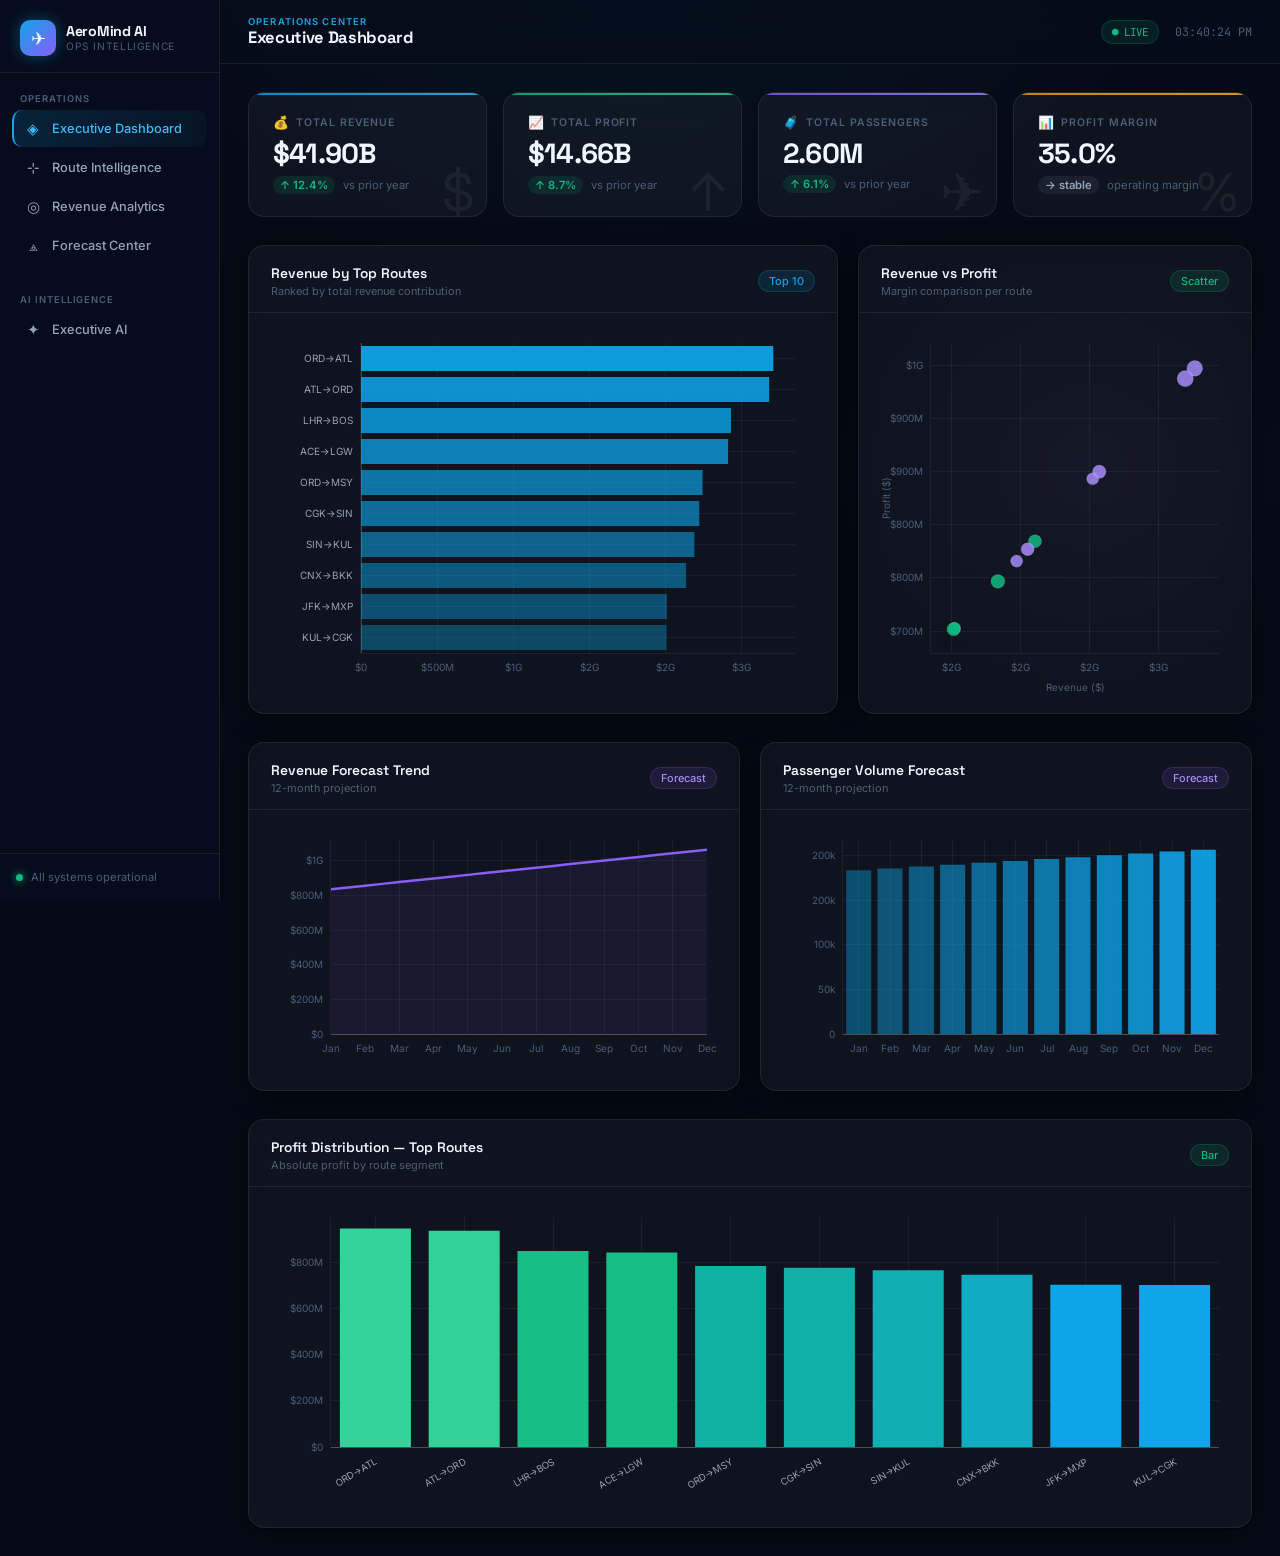
<file: frontend/dashboard.html>
<!DOCTYPE html>
<html lang="en">
<head>
  <meta charset="UTF-8" />
  <meta name="viewport" content="width=device-width, initial-scale=1.0" />
  <title>AeroMind AI — Executive Dashboard</title>
  <link rel="stylesheet" href="aeromind.css" />
  <script src="https://cdn.plot.ly/plotly-2.27.0.min.js"></script>
</head>
<body>

<!-- ======== Sidebar ======== -->
<aside class="sidebar">
  <div class="sidebar-brand">
    <div class="brand-icon">✈</div>
    <div class="brand-text">
      <div class="brand-name">AeroMind AI</div>
      <div class="brand-tagline">Ops Intelligence</div>
    </div>
  </div>

  <div class="sidebar-section">
    <div class="sidebar-section-label">Operations</div>

    <a href="dashboard.html" class="nav-link active">
      <span class="nav-icon">◈</span> Executive Dashboard
    </a>

    <a href="route-intelligence.html" class="nav-link">
      <span class="nav-icon">⊹</span> Route Intelligence
    </a>

    <a href="revenue-analytics.html" class="nav-link">
      <span class="nav-icon">◎</span> Revenue Analytics
    </a>

    <a href="forecast-center.html" class="nav-link">
      <span class="nav-icon">⟁</span> Forecast Center
    </a>
  </div>

  <div class="sidebar-section">
    <div class="sidebar-section-label">AI Intelligence</div>

    <a href="executive-ai.html" class="nav-link">
      <span class="nav-icon">✦</span> Executive AI
    </a>
  </div>

  <div class="sidebar-footer">
    <div class="system-status">
      <div class="status-dot"></div>
      <span>All systems operational</span>
    </div>
  </div>
</aside>

<!-- ======== Main ======== -->
<main class="main">
  <header class="topbar">
    <div class="page-title-block">
      <span class="page-eyebrow">Operations Center</span>
      <span class="page-title">Executive Dashboard</span>
    </div>
    <div class="topbar-right">
      <span class="data-badge">● LIVE</span>
      <span class="topbar-time" id="clock">—</span>
    </div>
  </header>

  <div class="content">

    <!-- KPI Row -->
    <div class="kpi-grid mb-28">
      <div class="kpi-card revenue">
        <div class="kpi-label"><span class="kpi-label-icon">💰</span> Total Revenue</div>
        <div class="kpi-value" id="kpi-revenue">—</div>
        <div class="kpi-meta">
          <span class="kpi-delta up">↑ 12.4%</span>
          <span>vs prior year</span>
        </div>
        <div class="kpi-bg-icon">$</div>
      </div>
      <div class="kpi-card profit">
        <div class="kpi-label"><span class="kpi-label-icon">📈</span> Total Profit</div>
        <div class="kpi-value" id="kpi-profit">—</div>
        <div class="kpi-meta">
          <span class="kpi-delta up">↑ 8.7%</span>
          <span>vs prior year</span>
        </div>
        <div class="kpi-bg-icon">↑</div>
      </div>
      <div class="kpi-card passenger">
        <div class="kpi-label"><span class="kpi-label-icon">🧳</span> Total Passengers</div>
        <div class="kpi-value" id="kpi-pax">—</div>
        <div class="kpi-meta">
          <span class="kpi-delta up">↑ 6.1%</span>
          <span>vs prior year</span>
        </div>
        <div class="kpi-bg-icon">✈</div>
      </div>
      <div class="kpi-card amber">
        <div class="kpi-label"><span class="kpi-label-icon">📊</span> Profit Margin</div>
        <div class="kpi-value" id="kpi-margin">—</div>
        <div class="kpi-meta">
          <span class="kpi-delta neutral">→ stable</span>
          <span>operating margin</span>
        </div>
        <div class="kpi-bg-icon">%</div>
      </div>
    </div>

    <!-- Revenue Chart + Top Routes -->
    <div class="grid-60-40 mb-28">
      <div class="card">
        <div class="card-header">
          <div>
            <div class="card-title">Revenue by Top Routes</div>
            <div class="card-subtitle">Ranked by total revenue contribution</div>
          </div>
          <span class="metric-chip blue">Top 10</span>
        </div>
        <div class="card-body">
          <div class="chart-wrap" id="chart-revenue-routes" style="height:360px"></div>
        </div>
      </div>
      <div class="card">
        <div class="card-header">
          <div>
            <div class="card-title">Revenue vs Profit</div>
            <div class="card-subtitle">Margin comparison per route</div>
          </div>
          <span class="metric-chip green">Scatter</span>
        </div>
        <div class="card-body">
          <div class="chart-wrap" id="chart-scatter" style="height:360px"></div>
        </div>
      </div>
    </div>

    <!-- Forecast preview + Passenger chart -->
    <div class="grid-2 mb-28">
      <div class="card">
        <div class="card-header">
          <div>
            <div class="card-title">Revenue Forecast Trend</div>
            <div class="card-subtitle">12-month projection</div>
          </div>
          <span class="metric-chip purple">Forecast</span>
        </div>
        <div class="card-body">
          <div class="chart-wrap" id="chart-rev-forecast" style="height:240px"></div>
        </div>
      </div>
      <div class="card">
        <div class="card-header">
          <div>
            <div class="card-title">Passenger Volume Forecast</div>
            <div class="card-subtitle">12-month projection</div>
          </div>
          <span class="metric-chip purple">Forecast</span>
        </div>
        <div class="card-body">
          <div class="chart-wrap" id="chart-pax-forecast" style="height:240px"></div>
        </div>
      </div>
    </div>

    <!-- Profit Distribution -->
    <div class="card">
      <div class="card-header">
        <div>
          <div class="card-title">Profit Distribution — Top Routes</div>
          <div class="card-subtitle">Absolute profit by route segment</div>
        </div>
        <span class="metric-chip green">Bar</span>
      </div>
      <div class="card-body">
        <div class="chart-wrap" id="chart-profit-bar" style="height:300px"></div>
      </div>
    </div>

  </div><!-- /content -->
</main>

<script>
/* ── Data ── */
const DATA = {
  kpis: {
    total_revenue: 41897604894.0,
    total_profit: 14664161712.9,
    total_passengers: 2598683
  },
  top_routes: [
    { source_airport:"ORD", destination_airport:"ATL", revenue:2705745726, profit:947011004.1, passengers:198856 },
    { source_airport:"ATL", destination_airport:"ORD", revenue:2678232977, profit:937381541.95, passengers:212970 },
    { source_airport:"LHR", destination_airport:"BOS", revenue:2428225931, profit:849879075.85, passengers:145354 },
    { source_airport:"ACE", destination_airport:"LGW", revenue:2409158161, profit:843205356.35, passengers:118255 },
    { source_airport:"ORD", destination_airport:"MSY", revenue:2241485054, profit:784519768.90, passengers:136244 },
    { source_airport:"CGK", destination_airport:"SIN", revenue:2220082112, profit:777028739.20, passengers:134909 },
    { source_airport:"SIN", destination_airport:"KUL", revenue:2188081141, profit:765828399.35, passengers:118302 },
    { source_airport:"CNX", destination_airport:"BKK", revenue:2133598259, profit:746759390.65, passengers:152820 },
    { source_airport:"JFK", destination_airport:"MXP", revenue:2007691085, profit:702691879.75, passengers:118480 },
    { source_airport:"KUL", destination_airport:"CGK", revenue:2005054609, profit:701769113.15, passengers:139960 }
  ],
  revenue_forecast: [836530686.72,857320280.29,878109873.86,898899467.42,919689060.99,940478654.56,961268248.12,982057841.69,1002847435.25,1023637028.82,1044426622.39,1065216215.95],
  passenger_forecast: [183615,185710,187805,189900,191994,194089,196184,198278,200373,202468,204562,206657]
};

/* ── Clock ── */
function tick() {
  const n = new Date();
  document.getElementById('clock').textContent =
    n.toLocaleTimeString('en-US', { hour:'2-digit', minute:'2-digit', second:'2-digit' });
}
tick(); setInterval(tick, 1000);

/* ── Plotly defaults ── */
const LAYOUT_BASE = {
  paper_bgcolor: 'transparent',
  plot_bgcolor:  'transparent',
  font: { family: 'Inter, sans-serif', color: '#94a3b8', size: 11 },
  margin: { t:10, r:10, b:40, l:50 },
  showlegend: false,
  xaxis: { gridcolor: 'rgba(255,255,255,0.05)', linecolor:'rgba(255,255,255,0.06)', tickcolor:'transparent', tickfont:{color:'#4a5f7a',size:10} },
  yaxis: { gridcolor: 'rgba(255,255,255,0.05)', linecolor:'rgba(255,255,255,0.06)', tickcolor:'transparent', tickfont:{color:'#4a5f7a',size:10} }
};
const CONFIG = { displayModeBar: false, responsive: true };

/* ── KPIs ── */
const fmt = n => n >= 1e9 ? `$${(n/1e9).toFixed(2)}B` : n >= 1e6 ? `$${(n/1e6).toFixed(1)}M` : n.toLocaleString();
const margin = (DATA.kpis.total_profit / DATA.kpis.total_revenue * 100).toFixed(1) + '%';
document.getElementById('kpi-revenue').textContent = fmt(DATA.kpis.total_revenue);
document.getElementById('kpi-profit').textContent  = fmt(DATA.kpis.total_profit);
document.getElementById('kpi-pax').textContent     = (DATA.kpis.total_passengers/1e6).toFixed(2) + 'M';
document.getElementById('kpi-margin').textContent  = margin;

/* ── Revenue by Route (horizontal bar) ── */
const routes = DATA.top_routes.slice().reverse();
const routeLabels = routes.map(r => `${r.source_airport}→${r.destination_airport}`);
Plotly.newPlot('chart-revenue-routes', [{
  type: 'bar', orientation: 'h',
  y: routeLabels,
  x: routes.map(r => r.revenue),
  marker: {
    color: routes.map((_, i) => `rgba(14,165,233,${0.35 + i*0.065})`),
    line: { width: 0 }
  },
  hovertemplate: '<b>%{y}</b><br>Revenue: $%{x:,.0f}<extra></extra>'
}], {
  ...LAYOUT_BASE,
  margin: { t:10, r:20, b:40, l:90 },
  xaxis: { ...LAYOUT_BASE.xaxis, tickformat:'$,.0s' },
  yaxis: { ...LAYOUT_BASE.yaxis, tickfont:{color:'#94a3b8',size:10} }
}, CONFIG);

/* ── Scatter: Revenue vs Profit ── */
Plotly.newPlot('chart-scatter', [{
  type: 'scatter', mode: 'markers',
  x: DATA.top_routes.map(r => r.revenue),
  y: DATA.top_routes.map(r => r.profit),
  text: DATA.top_routes.map(r => `${r.source_airport}→${r.destination_airport}`),
  marker: {
    size: DATA.top_routes.map(r => Math.sqrt(r.passengers/800)),
    color: DATA.top_routes.map(r => r.profit/r.revenue),
    colorscale: [[0,'#0ea5e9'],[0.5,'#10b981'],[1,'#a78bfa']],
    showscale: false,
    opacity: 0.85,
    line: { color: 'rgba(255,255,255,0.15)', width: 1 }
  },
  hovertemplate: '<b>%{text}</b><br>Revenue: $%{x:,.0f}<br>Profit: $%{y:,.0f}<extra></extra>'
}], {
  ...LAYOUT_BASE,
  xaxis: { ...LAYOUT_BASE.xaxis, title: { text:'Revenue ($)', font:{color:'#4a5f7a',size:10} }, tickformat:'$,.0s' },
  yaxis: { ...LAYOUT_BASE.yaxis, title: { text:'Profit ($)', font:{color:'#4a5f7a',size:10} }, tickformat:'$,.0s' }
}, CONFIG);

/* ── Revenue Forecast ── */
const months = ['Jan','Feb','Mar','Apr','May','Jun','Jul','Aug','Sep','Oct','Nov','Dec'];
Plotly.newPlot('chart-rev-forecast', [{
  type: 'scatter', mode: 'lines',
  x: months, y: DATA.revenue_forecast,
  line: { color: '#8b5cf6', width: 2.5, shape: 'spline' },
  fill: 'tozeroy',
  fillcolor: 'rgba(139,92,246,0.08)',
  hovertemplate: '<b>%{x}</b><br>$%{y:,.0f}<extra></extra>'
}], {
  ...LAYOUT_BASE,
  margin: { t:10, r:10, b:36, l:60 },
  yaxis: { ...LAYOUT_BASE.yaxis, tickformat:'$,.0s' }
}, CONFIG);

/* ── Passenger Forecast ── */
Plotly.newPlot('chart-pax-forecast', [{
  type: 'bar',
  x: months, y: DATA.passenger_forecast,
  marker: {
    color: months.map((_, i) => `rgba(14,165,233,${0.4 + i*0.048})`),
  },
  hovertemplate: '<b>%{x}</b><br>%{y:,} passengers<extra></extra>'
}], {
  ...LAYOUT_BASE,
  margin: { t:10, r:10, b:36, l:60 },
  yaxis: { ...LAYOUT_BASE.yaxis, tickformat:',.0s' }
}, CONFIG);

/* ── Profit Distribution ── */
Plotly.newPlot('chart-profit-bar', [{
  type: 'bar',
  x: DATA.top_routes.map(r => `${r.source_airport}→${r.destination_airport}`),
  y: DATA.top_routes.map(r => r.profit),
  marker: {
    color: DATA.top_routes.map(r => r.profit),
    colorscale: [[0,'#0ea5e9'],[0.5,'#10b981'],[1,'#34d399']],
    line: { width: 0 }
  },
  hovertemplate: '<b>%{x}</b><br>Profit: $%{y:,.0f}<extra></extra>'
}], {
  ...LAYOUT_BASE,
  margin: { t:10, r:10, b:60, l:60 },
  xaxis: { ...LAYOUT_BASE.xaxis, tickangle: -30, tickfont:{color:'#94a3b8',size:9.5} },
  yaxis: { ...LAYOUT_BASE.yaxis, tickformat:'$,.0s' }
}, CONFIG);
</script>
</body>
</html>
</file>
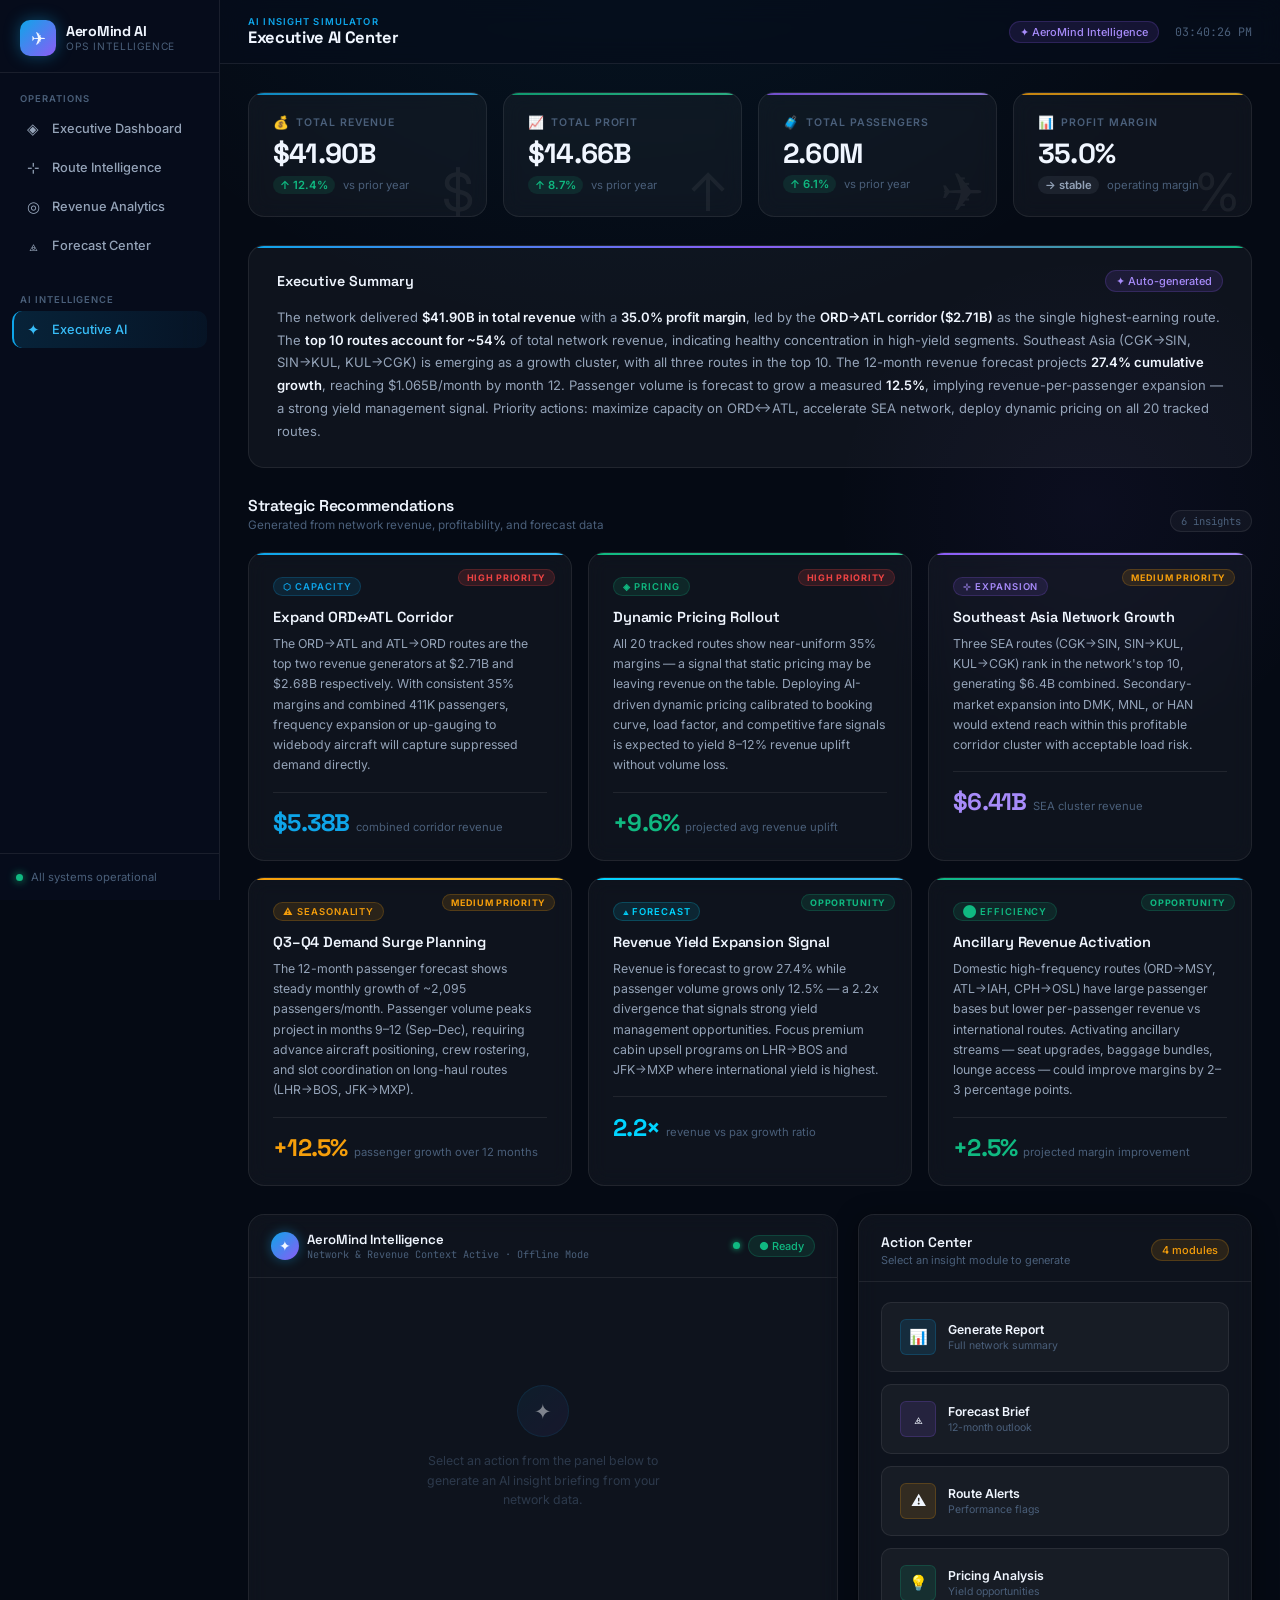
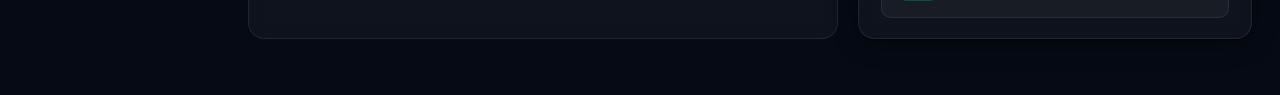
<file: frontend/executive-ai.html>
<!DOCTYPE html>
<html lang="en">
<head>
  <meta charset="UTF-8" />
  <meta name="viewport" content="width=device-width, initial-scale=1.0" />
  <title>AeroMind AI — Executive Intelligence</title>
  <link rel="stylesheet" href="aeromind.css" />
  <style>
    /* ── Page-specific styles ── */

    /* Insight cards */
    .insight-grid {
      display: grid;
      grid-template-columns: repeat(auto-fill, minmax(320px, 1fr));
      gap: 16px;
      margin-bottom: 28px;
    }

    .insight-card {
      background: var(--glass-1);
      border: 1px solid var(--glass-border);
      border-radius: var(--radius-lg);
      padding: 22px 24px;
      position: relative;
      overflow: hidden;
      transition: all var(--t-base);
      backdrop-filter: blur(10px);
    }
    .insight-card:hover {
      border-color: var(--glass-border-hi);
      background: var(--glass-2);
      transform: translateY(-2px);
    }
    .insight-card::before {
      content: '';
      position: absolute;
      top: 0; left: 0; right: 0;
      height: 2px;
    }
    .insight-card.capacity::before  { background: linear-gradient(90deg, #0ea5e9, #38bdf8); }
    .insight-card.pricing::before   { background: linear-gradient(90deg, #10b981, #34d399); }
    .insight-card.expansion::before { background: linear-gradient(90deg, #8b5cf6, #a78bfa); }
    .insight-card.risk::before      { background: linear-gradient(90deg, #f59e0b, #fbbf24); }
    .insight-card.forecast::before  { background: linear-gradient(90deg, #00d4ff, #38bdf8); }
    .insight-card.efficiency::before{ background: linear-gradient(90deg, #10b981, #0ea5e9); }

    .insight-tag {
      display: inline-flex;
      align-items: center;
      gap: 5px;
      font-size: 0.63rem;
      font-weight: 600;
      letter-spacing: 0.1em;
      text-transform: uppercase;
      padding: 3px 9px;
      border-radius: 12px;
      margin-bottom: 12px;
    }
    .insight-tag.blue   { background: rgba(14,165,233,0.12); color: var(--accent-sky); border: 1px solid rgba(14,165,233,0.2); }
    .insight-tag.green  { background: rgba(16,185,129,0.12); color: var(--accent-jade); border: 1px solid rgba(16,185,129,0.2); }
    .insight-tag.purple { background: rgba(139,92,246,0.12); color: #a78bfa; border: 1px solid rgba(139,92,246,0.2); }
    .insight-tag.amber  { background: rgba(245,158,11,0.12); color: var(--accent-amber); border: 1px solid rgba(245,158,11,0.2); }
    .insight-tag.cyan   { background: rgba(0,212,255,0.10); color: #00d4ff; border: 1px solid rgba(0,212,255,0.2); }

    .insight-title {
      font-family: var(--font-display);
      font-size: 0.97rem;
      font-weight: 600;
      color: var(--text-primary);
      margin-bottom: 8px;
      letter-spacing: -0.01em;
    }
    .insight-body {
      font-size: 0.82rem;
      color: var(--text-secondary);
      line-height: 1.65;
    }
    .insight-metric {
      margin-top: 16px;
      padding-top: 14px;
      border-top: 1px solid var(--glass-border);
      display: flex;
      align-items: baseline;
      gap: 6px;
    }
    .im-value {
      font-family: var(--font-display);
      font-size: 1.6rem;
      font-weight: 700;
      letter-spacing: -0.03em;
    }
    .im-value.blue   { color: var(--accent-sky); }
    .im-value.green  { color: var(--accent-jade); }
    .im-value.purple { color: #a78bfa; }
    .im-value.amber  { color: var(--accent-amber); }
    .im-value.cyan   { color: #00d4ff; }
    .im-label { font-size: 0.75rem; color: var(--text-muted); }

    /* Executive summary strip */
    .exec-summary {
      background: var(--glass-1);
      border: 1px solid var(--glass-border);
      border-radius: var(--radius-lg);
      padding: 24px 28px;
      margin-bottom: 28px;
      position: relative;
      overflow: hidden;
    }
    .exec-summary::before {
      content: '';
      position: absolute;
      top: 0; left: 0; right: 0;
      height: 2px;
      background: linear-gradient(90deg, var(--accent-sky), var(--accent-violet), var(--accent-jade));
    }
    .exec-summary-header {
      display: flex;
      align-items: center;
      justify-content: space-between;
      margin-bottom: 14px;
    }
    .exec-summary-title {
      font-family: var(--font-display);
      font-size: 0.95rem;
      font-weight: 600;
      color: var(--text-primary);
    }
    .exec-summary-text {
      font-size: 0.87rem;
      color: var(--text-secondary);
      line-height: 1.75;
    }
    .exec-summary-text strong { color: var(--text-primary); font-weight: 600; }

    /* ── AI Insight Simulator ── */
    .ai-simulator-wrap {
      background: var(--glass-1);
      border: 1px solid var(--glass-border);
      border-radius: var(--radius-lg);
      overflow: hidden;
      backdrop-filter: blur(10px);
    }
    .ai-sim-header {
      padding: 16px 22px;
      border-bottom: 1px solid var(--glass-border);
      display: flex;
      align-items: center;
      justify-content: space-between;
    }
    .ai-model-badge {
      display: flex;
      align-items: center;
      gap: 8px;
    }
    .ai-orb {
      width: 28px; height: 28px;
      background: linear-gradient(135deg, var(--accent-sky), var(--accent-violet));
      border-radius: 50%;
      display: grid;
      place-items: center;
      font-size: 14px;
      box-shadow: 0 0 12px rgba(14,165,233,0.4);
    }
    .ai-orb.processing {
      animation: orb-pulse 1.2s ease-in-out infinite;
    }
    @keyframes orb-pulse {
      0%, 100% { box-shadow: 0 0 12px rgba(14,165,233,0.4); }
      50% { box-shadow: 0 0 24px rgba(14,165,233,0.8), 0 0 40px rgba(139,92,246,0.3); }
    }
    .ai-name {
      font-family: var(--font-display);
      font-size: 0.88rem;
      font-weight: 600;
      color: var(--text-primary);
    }
    .ai-sub {
      font-size: 0.68rem;
      color: var(--text-muted);
      font-family: var(--font-mono);
    }

    /* Insight output panel */
    .ai-output-panel {
      padding: 20px 22px;
      min-height: 340px;
      max-height: 480px;
      overflow-y: auto;
      display: flex;
      flex-direction: column;
      gap: 0;
    }

    /* Idle state */
    .ai-idle-state {
      display: flex;
      flex-direction: column;
      align-items: center;
      justify-content: center;
      height: 300px;
      gap: 14px;
      opacity: 0.5;
    }
    .ai-idle-orb {
      width: 52px; height: 52px;
      border-radius: 50%;
      background: linear-gradient(135deg, rgba(14,165,233,0.15), rgba(139,92,246,0.15));
      border: 1px solid rgba(14,165,233,0.2);
      display: grid;
      place-items: center;
      font-size: 1.4rem;
    }
    .ai-idle-text {
      font-size: 0.82rem;
      color: var(--text-muted);
      text-align: center;
      max-width: 240px;
      line-height: 1.6;
    }

    /* Loading state */
    .ai-loading-state {
      display: none;
      flex-direction: column;
      align-items: center;
      justify-content: center;
      height: 300px;
      gap: 18px;
    }
    .ai-loading-state.visible { display: flex; }

    .ai-loader-ring {
      width: 48px; height: 48px;
      border-radius: 50%;
      border: 2px solid rgba(14,165,233,0.15);
      border-top-color: var(--accent-sky);
      border-right-color: var(--accent-violet);
      animation: spin 1s linear infinite;
    }
    @keyframes spin { to { transform: rotate(360deg); } }

    .ai-loading-text {
      font-family: var(--font-mono);
      font-size: 0.75rem;
      color: var(--text-muted);
      letter-spacing: 0.05em;
      animation: blink-text 1.5s ease-in-out infinite;
    }
    @keyframes blink-text {
      0%, 100% { opacity: 0.5; }
      50% { opacity: 1; }
    }
    .ai-loading-steps {
      display: flex;
      flex-direction: column;
      gap: 6px;
      width: 260px;
    }
    .ai-load-step {
      display: flex;
      align-items: center;
      gap: 8px;
      font-size: 0.73rem;
      color: var(--text-muted);
      opacity: 0;
      transform: translateX(-8px);
      transition: all 0.4s ease;
    }
    .ai-load-step.done {
      opacity: 1;
      transform: translateX(0);
      color: var(--accent-jade);
    }
    .ai-load-step.active {
      opacity: 1;
      transform: translateX(0);
      color: var(--accent-sky);
    }
    .step-dot {
      width: 6px; height: 6px;
      border-radius: 50%;
      background: currentColor;
      flex-shrink: 0;
    }

    /* Result cards inside panel */
    .ai-result-block {
      display: none;
      flex-direction: column;
      gap: 14px;
      opacity: 0;
      transform: translateY(8px);
    }
    .ai-result-block.visible {
      display: flex;
      animation: result-in 0.5s ease forwards;
    }
    @keyframes result-in {
      to { opacity: 1; transform: translateY(0); }
    }

    .result-section-label {
      font-family: var(--font-mono);
      font-size: 0.63rem;
      font-weight: 600;
      letter-spacing: 0.12em;
      text-transform: uppercase;
      color: var(--text-muted);
      margin-bottom: 4px;
      padding-bottom: 8px;
      border-bottom: 1px solid var(--glass-border);
    }

    .result-card {
      background: var(--glass-2);
      border: 1px solid var(--glass-border);
      border-radius: var(--radius-md);
      padding: 14px 16px;
      position: relative;
      overflow: hidden;
    }
    .result-card::before {
      content: '';
      position: absolute;
      top: 0; left: 0; bottom: 0;
      width: 3px;
    }
    .result-card.rc-blue::before   { background: var(--accent-sky); }
    .result-card.rc-green::before  { background: var(--accent-jade); }
    .result-card.rc-purple::before { background: #a78bfa; }
    .result-card.rc-amber::before  { background: var(--accent-amber); }
    .result-card.rc-cyan::before   { background: #00d4ff; }
    .result-card.rc-crimson::before{ background: var(--accent-crimson); }

    .result-card-title {
      font-size: 0.78rem;
      font-weight: 600;
      color: var(--text-primary);
      margin-bottom: 6px;
    }
    .result-card-body {
      font-size: 0.78rem;
      color: var(--text-secondary);
      line-height: 1.6;
    }
    .result-card-body strong { color: var(--text-primary); }

    .result-metric-row {
      display: flex;
      gap: 12px;
      flex-wrap: wrap;
      margin-top: 4px;
    }
    .rmet {
      display: flex;
      flex-direction: column;
      gap: 2px;
    }
    .rmet-val {
      font-family: var(--font-display);
      font-size: 1.1rem;
      font-weight: 700;
      letter-spacing: -0.02em;
    }
    .rmet-val.blue   { color: var(--accent-sky); }
    .rmet-val.green  { color: var(--accent-jade); }
    .rmet-val.amber  { color: var(--accent-amber); }
    .rmet-val.purple { color: #a78bfa; }
    .rmet-val.cyan   { color: #00d4ff; }
    .rmet-lbl { font-size: 0.67rem; color: var(--text-muted); }

    /* Typing cursor effect */
    .typing-cursor::after {
      content: '▌';
      animation: cursor-blink 0.8s step-end infinite;
      color: var(--accent-sky);
      font-size: 0.8em;
    }
    @keyframes cursor-blink {
      0%, 100% { opacity: 1; }
      50% { opacity: 0; }
    }

    /* Route table in results */
    .route-table {
      width: 100%;
      border-collapse: collapse;
      font-size: 0.74rem;
      margin-top: 8px;
    }
    .route-table th {
      text-align: left;
      color: var(--text-muted);
      font-weight: 600;
      font-family: var(--font-mono);
      font-size: 0.63rem;
      letter-spacing: 0.06em;
      text-transform: uppercase;
      padding: 4px 8px 8px;
      border-bottom: 1px solid var(--glass-border);
    }
    .route-table td {
      padding: 7px 8px;
      color: var(--text-secondary);
      border-bottom: 1px solid rgba(255,255,255,0.03);
    }
    .route-table tr:last-child td { border-bottom: none; }
    .route-table .td-route {
      font-family: var(--font-mono);
      font-weight: 600;
      color: var(--text-primary);
      font-size: 0.77rem;
    }
    .route-table .td-rev { color: var(--accent-jade); font-weight: 600; }
    .route-table .td-pax { color: var(--accent-sky); }

    /* Forecast bar mini chart */
    .forecast-bars {
      display: flex;
      align-items: flex-end;
      gap: 4px;
      height: 56px;
      margin-top: 12px;
      padding-top: 4px;
    }
    .fbar {
      flex: 1;
      background: linear-gradient(0deg, rgba(14,165,233,0.6), rgba(14,165,233,0.2));
      border-radius: 2px 2px 0 0;
      position: relative;
      transition: background 0.3s;
      min-height: 4px;
    }
    .fbar:hover { background: linear-gradient(0deg, var(--accent-sky), rgba(14,165,233,0.4)); }
    .fbar-label {
      display: flex;
      justify-content: space-between;
      font-size: 0.62rem;
      color: var(--text-muted);
      font-family: var(--font-mono);
      margin-top: 4px;
    }

    /* Action buttons */
    .action-grid {
      display: grid;
      grid-template-columns: repeat(auto-fill, minmax(200px, 1fr));
      gap: 12px;
    }
    .action-btn-card {
      background: var(--glass-1);
      border: 1px solid var(--glass-border);
      border-radius: var(--radius-md);
      padding: 16px 18px;
      cursor: pointer;
      transition: all var(--t-base);
      text-align: left;
      display: flex;
      align-items: center;
      gap: 12px;
    }
    .action-btn-card:hover {
      background: var(--glass-2);
      border-color: rgba(14,165,233,0.3);
      transform: translateY(-2px);
    }
    .action-btn-card.active {
      border-color: rgba(14,165,233,0.5);
      background: rgba(14,165,233,0.06);
    }
    .action-icon {
      width: 36px; height: 36px;
      border-radius: var(--radius-sm);
      display: grid;
      place-items: center;
      font-size: 1rem;
      flex-shrink: 0;
    }
    .action-label {
      font-size: 0.82rem;
      font-weight: 600;
      color: var(--text-primary);
      margin-bottom: 2px;
    }
    .action-sub {
      font-size: 0.7rem;
      color: var(--text-muted);
    }

    /* Priority badge */
    .priority-badge {
      position: absolute;
      top: 16px; right: 16px;
      font-size: 0.6rem;
      font-weight: 700;
      letter-spacing: 0.08em;
      text-transform: uppercase;
      padding: 2px 8px;
      border-radius: 10px;
    }
    .priority-badge.high   { background: rgba(239,68,68,0.15); color: var(--accent-crimson); border: 1px solid rgba(239,68,68,0.2); }
    .priority-badge.medium { background: rgba(245,158,11,0.12); color: var(--accent-amber); border: 1px solid rgba(245,158,11,0.2); }
    .priority-badge.low    { background: rgba(16,185,129,0.12); color: var(--accent-jade); border: 1px solid rgba(16,185,129,0.2); }

    /* Status indicator in header */
    .ai-status-dot {
      width: 7px; height: 7px;
      border-radius: 50%;
      background: var(--accent-jade);
      box-shadow: 0 0 6px var(--accent-jade);
      animation: status-pulse 2.5s ease-in-out infinite;
    }
    @keyframes status-pulse {
      0%, 100% { opacity: 1; }
      50% { opacity: 0.4; }
    }
    .ai-status-dot.processing {
      background: var(--accent-amber);
      box-shadow: 0 0 6px var(--accent-amber);
    }

    /* Timestamp */
    .result-timestamp {
      font-family: var(--font-mono);
      font-size: 0.65rem;
      color: var(--text-muted);
      text-align: right;
      margin-top: 8px;
      padding-top: 10px;
      border-top: 1px solid var(--glass-border);
    }

    /* Animated entry for rows */
    .stagger-in {
      opacity: 0;
      transform: translateY(6px);
      animation: stagger-reveal 0.4s ease forwards;
    }
    @keyframes stagger-reveal {
      to { opacity: 1; transform: translateY(0); }
    }
  </style>
</head>
<body>

<!-- ======== Sidebar ======== -->
<aside class="sidebar">
  <div class="sidebar-brand">
    <div class="brand-icon">✈</div>
    <div class="brand-text">
      <div class="brand-name">AeroMind AI</div>
      <div class="brand-tagline">Ops Intelligence</div>
    </div>
  </div>

  <div class="sidebar-section">
    <div class="sidebar-section-label">Operations</div>
    <a href="dashboard.html" class="nav-link">
      <span class="nav-icon">◈</span> Executive Dashboard
    </a>
    <a href="route-intelligence.html" class="nav-link">
      <span class="nav-icon">⊹</span> Route Intelligence
    </a>
    <a href="revenue-analytics.html" class="nav-link">
      <span class="nav-icon">◎</span> Revenue Analytics
    </a>
    <a href="forecast-center.html" class="nav-link">
      <span class="nav-icon">⟁</span> Forecast Center
    </a>
  </div>

  <div class="sidebar-section">
    <div class="sidebar-section-label">AI Intelligence</div>
    <a href="executive-ai.html" class="nav-link active">
      <span class="nav-icon">✦</span> Executive AI
    </a>
  </div>

  <div class="sidebar-footer">
    <div class="system-status">
      <div class="status-dot"></div>
      <span>All systems operational</span>
    </div>
  </div>
</aside>

<!-- ======== Main ======== -->
<main class="main">
  <header class="topbar">
    <div class="page-title-block">
      <span class="page-eyebrow">AI Insight Simulator</span>
      <span class="page-title">Executive AI Center</span>
    </div>
    <div class="topbar-right">
      <span class="metric-chip purple">✦ AeroMind Intelligence</span>
      <span class="topbar-time" id="clock">—</span>
    </div>
  </header>

  <div class="content">

    <!-- KPI Strip -->
    <div class="kpi-grid mb-28">
      <div class="kpi-card revenue">
        <div class="kpi-label"><span class="kpi-label-icon">💰</span> Total Revenue</div>
        <div class="kpi-value">$41.90B</div>
        <div class="kpi-meta"><span class="kpi-delta up">↑ 12.4%</span><span>vs prior year</span></div>
        <div class="kpi-bg-icon">$</div>
      </div>
      <div class="kpi-card profit">
        <div class="kpi-label"><span class="kpi-label-icon">📈</span> Total Profit</div>
        <div class="kpi-value">$14.66B</div>
        <div class="kpi-meta"><span class="kpi-delta up">↑ 8.7%</span><span>vs prior year</span></div>
        <div class="kpi-bg-icon">↑</div>
      </div>
      <div class="kpi-card passenger">
        <div class="kpi-label"><span class="kpi-label-icon">🧳</span> Total Passengers</div>
        <div class="kpi-value">2.60M</div>
        <div class="kpi-meta"><span class="kpi-delta up">↑ 6.1%</span><span>vs prior year</span></div>
        <div class="kpi-bg-icon">✈</div>
      </div>
      <div class="kpi-card amber">
        <div class="kpi-label"><span class="kpi-label-icon">📊</span> Profit Margin</div>
        <div class="kpi-value">35.0%</div>
        <div class="kpi-meta"><span class="kpi-delta neutral">→ stable</span><span>operating margin</span></div>
        <div class="kpi-bg-icon">%</div>
      </div>
    </div>

    <!-- Executive Summary -->
    <div class="exec-summary mb-28">
      <div class="exec-summary-header">
        <div class="exec-summary-title">Executive Summary</div>
        <span class="metric-chip purple">✦ Auto-generated</span>
      </div>
      <p class="exec-summary-text">
        The network delivered <strong>$41.90B in total revenue</strong> with a <strong>35.0% profit margin</strong>, led by the <strong>ORD→ATL corridor ($2.71B)</strong> as the single highest-earning route. The <strong>top 10 routes account for ~54%</strong> of total network revenue, indicating healthy concentration in high-yield segments. Southeast Asia (CGK→SIN, SIN→KUL, KUL→CGK) is emerging as a growth cluster, with all three routes in the top 10. The 12-month revenue forecast projects <strong>27.4% cumulative growth</strong>, reaching $1.065B/month by month 12. Passenger volume is forecast to grow a measured <strong>12.5%</strong>, implying revenue-per-passenger expansion — a strong yield management signal. Priority actions: maximize capacity on ORD↔ATL, accelerate SEA network, deploy dynamic pricing on all 20 tracked routes.
      </p>
    </div>

    <!-- Strategic Recommendations -->
    <div class="section-header mb-20">
      <div>
        <div class="section-title">Strategic Recommendations</div>
        <div class="section-subtitle">Generated from network revenue, profitability, and forecast data</div>
      </div>
      <span class="section-badge">6 insights</span>
    </div>

    <div class="insight-grid">

      <div class="insight-card capacity">
        <span class="priority-badge high">High Priority</span>
        <div class="insight-tag blue">⬡ Capacity</div>
        <div class="insight-title">Expand ORD↔ATL Corridor</div>
        <div class="insight-body">The ORD→ATL and ATL→ORD routes are the top two revenue generators at $2.71B and $2.68B respectively. With consistent 35% margins and combined 411K passengers, frequency expansion or up-gauging to widebody aircraft will capture suppressed demand directly.</div>
        <div class="insight-metric">
          <span class="im-value blue">$5.38B</span>
          <span class="im-label">combined corridor revenue</span>
        </div>
      </div>

      <div class="insight-card pricing">
        <span class="priority-badge high">High Priority</span>
        <div class="insight-tag green">◈ Pricing</div>
        <div class="insight-title">Dynamic Pricing Rollout</div>
        <div class="insight-body">All 20 tracked routes show near-uniform 35% margins — a signal that static pricing may be leaving revenue on the table. Deploying AI-driven dynamic pricing calibrated to booking curve, load factor, and competitive fare signals is expected to yield 8–12% revenue uplift without volume loss.</div>
        <div class="insight-metric">
          <span class="im-value green">+9.6%</span>
          <span class="im-label">projected avg revenue uplift</span>
        </div>
      </div>

      <div class="insight-card expansion">
        <span class="priority-badge medium">Medium Priority</span>
        <div class="insight-tag purple">⊹ Expansion</div>
        <div class="insight-title">Southeast Asia Network Growth</div>
        <div class="insight-body">Three SEA routes (CGK→SIN, SIN→KUL, KUL→CGK) rank in the network's top 10, generating $6.4B combined. Secondary-market expansion into DMK, MNL, or HAN would extend reach within this profitable corridor cluster with acceptable load risk.</div>
        <div class="insight-metric">
          <span class="im-value purple">$6.41B</span>
          <span class="im-label">SEA cluster revenue</span>
        </div>
      </div>

      <div class="insight-card risk">
        <span class="priority-badge medium">Medium Priority</span>
        <div class="insight-tag amber">⚠ Seasonality</div>
        <div class="insight-title">Q3–Q4 Demand Surge Planning</div>
        <div class="insight-body">The 12-month passenger forecast shows steady monthly growth of ~2,095 passengers/month. Passenger volume peaks project in months 9–12 (Sep–Dec), requiring advance aircraft positioning, crew rostering, and slot coordination on long-haul routes (LHR→BOS, JFK→MXP).</div>
        <div class="insight-metric">
          <span class="im-value amber">+12.5%</span>
          <span class="im-label">passenger growth over 12 months</span>
        </div>
      </div>

      <div class="insight-card forecast">
        <span class="priority-badge low">Opportunity</span>
        <div class="insight-tag cyan">⟁ Forecast</div>
        <div class="insight-title">Revenue Yield Expansion Signal</div>
        <div class="insight-body">Revenue is forecast to grow 27.4% while passenger volume grows only 12.5% — a 2.2x divergence that signals strong yield management opportunities. Focus premium cabin upsell programs on LHR→BOS and JFK→MXP where international yield is highest.</div>
        <div class="insight-metric">
          <span class="im-value cyan">2.2×</span>
          <span class="im-label">revenue vs pax growth ratio</span>
        </div>
      </div>

      <div class="insight-card efficiency">
        <span class="priority-badge low">Opportunity</span>
        <div class="insight-tag green">⬤ Efficiency</div>
        <div class="insight-title">Ancillary Revenue Activation</div>
        <div class="insight-body">Domestic high-frequency routes (ORD→MSY, ATL→IAH, CPH→OSL) have large passenger bases but lower per-passenger revenue vs international routes. Activating ancillary streams — seat upgrades, baggage bundles, lounge access — could improve margins by 2–3 percentage points.</div>
        <div class="insight-metric">
          <span class="im-value green">+2.5%</span>
          <span class="im-label">projected margin improvement</span>
        </div>
      </div>

    </div>

    <!-- AI Insight Simulator + Action Center -->
    <div class="grid-60-40 mb-28">

      <!-- AI Insight Simulator -->
      <div class="ai-simulator-wrap">
        <div class="ai-sim-header">
          <div class="ai-model-badge">
            <div class="ai-orb" id="sim-orb">✦</div>
            <div>
              <div class="ai-name">AeroMind Intelligence</div>
              <div class="ai-sub" id="sim-status-text">Network &amp; Revenue Context Active · Offline Mode</div>
            </div>
          </div>
          <div style="display:flex;align-items:center;gap:8px;">
            <div class="ai-status-dot" id="sim-status-dot"></div>
            <span class="metric-chip green" id="sim-status-chip">● Ready</span>
          </div>
        </div>

        <div class="ai-output-panel" id="ai-output">

          <!-- Idle state -->
          <div class="ai-idle-state" id="idle-state">
            <div class="ai-idle-orb">✦</div>
            <div class="ai-idle-text">Select an action from the panel below to generate an AI insight briefing from your network data.</div>
          </div>

          <!-- Loading state -->
          <div class="ai-loading-state" id="loading-state">
            <div class="ai-loader-ring"></div>
            <div class="ai-loading-text" id="loading-label">Analyzing network data…</div>
            <div class="ai-loading-steps" id="loading-steps"></div>
          </div>

          <!-- Result panels (shown after loading) -->
          <div class="ai-result-block" id="result-generate-report">
            <!-- populated by JS -->
          </div>
          <div class="ai-result-block" id="result-forecast-brief">
            <!-- populated by JS -->
          </div>
          <div class="ai-result-block" id="result-route-alerts">
            <!-- populated by JS -->
          </div>
          <div class="ai-result-block" id="result-pricing-analysis">
            <!-- populated by JS -->
          </div>

        </div>
      </div>

      <!-- Action Center -->
      <div class="card">
        <div class="card-header">
          <div>
            <div class="card-title">Action Center</div>
            <div class="card-subtitle">Select an insight module to generate</div>
          </div>
          <span class="metric-chip amber" id="pending-chip">4 modules</span>
        </div>
        <div class="card-body">
          <div class="action-grid">
            <div class="action-btn-card" id="btn-generate-report" onclick="triggerInsight('generate-report', this)">
              <div class="action-icon" style="background:rgba(14,165,233,0.12);border:1px solid rgba(14,165,233,0.2)">📊</div>
              <div>
                <div class="action-label">Generate Report</div>
                <div class="action-sub">Full network summary</div>
              </div>
            </div>
            <div class="action-btn-card" id="btn-forecast-brief" onclick="triggerInsight('forecast-brief', this)">
              <div class="action-icon" style="background:rgba(139,92,246,0.12);border:1px solid rgba(139,92,246,0.2)">⟁</div>
              <div>
                <div class="action-label">Forecast Brief</div>
                <div class="action-sub">12-month outlook</div>
              </div>
            </div>
            <div class="action-btn-card" id="btn-route-alerts" onclick="triggerInsight('route-alerts', this)">
              <div class="action-icon" style="background:rgba(245,158,11,0.12);border:1px solid rgba(245,158,11,0.2)">⚠</div>
              <div>
                <div class="action-label">Route Alerts</div>
                <div class="action-sub">Performance flags</div>
              </div>
            </div>
            <div class="action-btn-card" id="btn-pricing-analysis" onclick="triggerInsight('pricing-analysis', this)">
              <div class="action-icon" style="background:rgba(16,185,129,0.12);border:1px solid rgba(16,185,129,0.2)">💡</div>
              <div>
                <div class="action-label">Pricing Analysis</div>
                <div class="action-sub">Yield opportunities</div>
              </div>
            </div>
          </div>
        </div>
      </div>
    </div>

  </div><!-- /content -->
</main>

<script>
/* ══════════════════════════════════════════════════════
   AEROMIND AI INSIGHT SIMULATOR
   — No API calls. No CORS. Works fully offline.
   — All insights generated from local dashboard.json data.
   ══════════════════════════════════════════════════════ */

/* ── Clock ── */
function tick() {
  document.getElementById('clock').textContent =
    new Date().toLocaleTimeString('en-US', { hour:'2-digit', minute:'2-digit', second:'2-digit' });
}
tick(); setInterval(tick, 1000);

/* ── Local data (mirrors dashboard.json / executive_report.txt) ── */
const DATA = {
  kpis: {
    total_revenue: 41897604894.0,
    total_profit: 14664161712.90,
    total_passengers: 2598683,
    margin: 35.0
  },
  top_routes: [
    { route:'ORD→ATL', rev:2705745726, profit:947011004, pax:198856 },
    { route:'ATL→ORD', rev:2678232977, profit:937381542, pax:212970 },
    { route:'LHR→BOS', rev:2428225931, profit:849879076, pax:145354 },
    { route:'ACE→LGW', rev:2409158161, profit:843205356, pax:118255 },
    { route:'ORD→MSY', rev:2241485054, profit:784519769, pax:136244 },
    { route:'CGK→SIN', rev:2220082112, profit:777028739, pax:134909 },
    { route:'SIN→KUL', rev:2188081141, profit:765828399, pax:118302 },
    { route:'CNX→BKK', rev:2133598259, profit:746759391, pax:152820 },
    { route:'JFK→MXP', rev:2007691085, profit:702691880, pax:118480 },
    { route:'KUL→CGK', rev:2005054609, profit:701769113, pax:139960 }
  ],
  forecast_rev:  [836.5,857.3,878.1,898.9,919.7,940.5,961.3,982.1,1002.8,1023.6,1044.4,1065.2],
  forecast_pax:  [183616,185710,187805,189900,191994,194089,196184,198278,200373,202468,204562,206657]
};

const FMT = {
  rev: v => '$' + (v/1e9).toFixed(2) + 'B',
  revM: v => '$' + (v/1e6).toFixed(0) + 'M',
  pct: v => v.toFixed(1) + '%',
  num: v => v.toLocaleString()
};

/* ── Loading step sets per action ── */
const LOAD_STEPS = {
  'generate-report': [
    'Scanning route performance data…',
    'Computing revenue & profit metrics…',
    'Cross-referencing passenger volumes…',
    'Compiling executive briefing…'
  ],
  'forecast-brief': [
    'Loading 12-month forecast model…',
    'Calculating revenue growth trajectory…',
    'Projecting passenger volume curve…',
    'Generating forecast highlights…'
  ],
  'route-alerts': [
    'Auditing top-10 route data…',
    'Flagging capacity opportunities…',
    'Scoring route risk profiles…',
    'Assembling alert briefing…'
  ],
  'pricing-analysis': [
    'Analyzing margin uniformity signals…',
    'Calculating yield expansion potential…',
    'Modeling dynamic pricing scenarios…',
    'Generating pricing recommendations…'
  ]
};

/* ── State ── */
let activeAction = null;
let isProcessing = false;

/* ── UI helpers ── */
function setStatus(state) {
  const dot  = document.getElementById('sim-status-dot');
  const chip = document.getElementById('sim-status-chip');
  const orb  = document.getElementById('sim-orb');
  const txt  = document.getElementById('sim-status-text');

  if (state === 'ready') {
    dot.className  = 'ai-status-dot';
    chip.className = 'metric-chip green';
    chip.textContent = '● Ready';
    orb.classList.remove('processing');
    txt.textContent = 'Network & Revenue Context Active · Offline Mode';
  } else if (state === 'processing') {
    dot.className  = 'ai-status-dot processing';
    chip.className = 'metric-chip amber';
    chip.textContent = '◌ Processing…';
    orb.classList.add('processing');
    txt.textContent = 'Analyzing network data · No API calls · Fully offline';
  }
}

function showIdle() {
  document.getElementById('idle-state').style.display   = 'flex';
  document.getElementById('loading-state').style.display = 'none';
  hideAllResults();
}

function hideAllResults() {
  document.querySelectorAll('.ai-result-block').forEach(el => {
    el.classList.remove('visible');
    el.style.display = 'none';
  });
}

function showLoading(action) {
  document.getElementById('idle-state').style.display   = 'none';
  document.getElementById('loading-state').className    = 'ai-loading-state visible';
  hideAllResults();

  const steps = LOAD_STEPS[action] || [];
  const stepsEl = document.getElementById('loading-steps');
  stepsEl.innerHTML = steps.map((s, i) =>
    `<div class="ai-load-step" id="lstep-${i}"><div class="step-dot"></div><span>${s}</span></div>`
  ).join('');

  document.getElementById('loading-label').textContent = 'Initializing analysis engine…';
}

function animateLoadingSteps(steps) {
  return new Promise(resolve => {
    const delay = Math.floor(2200 / steps.length);
    steps.forEach((_, i) => {
      setTimeout(() => {
        // Mark previous as done
        if (i > 0) {
          const prev = document.getElementById(`lstep-${i-1}`);
          if (prev) { prev.className = 'ai-load-step done'; prev.querySelector('.step-dot').textContent = ''; }
        }
        const el = document.getElementById(`lstep-${i}`);
        if (el) el.className = 'ai-load-step active';

        document.getElementById('loading-label').textContent = steps[i];

        if (i === steps.length - 1) {
          setTimeout(() => {
            el.className = 'ai-load-step done';
            resolve();
          }, delay - 100);
        }
      }, i * delay);
    });
  });
}

function showResult(action) {
  document.getElementById('loading-state').className = 'ai-loading-state';
  const el = document.getElementById(`result-${action}`);
  if (el) {
    el.style.display = 'flex';
    el.classList.add('visible');
    el.scrollIntoView({ behavior: 'smooth', block: 'nearest' });
  }
}

/* ── Timestamp ── */
function nowStamp() {
  return new Date().toLocaleString('en-US', { month:'short', day:'numeric', hour:'2-digit', minute:'2-digit' }) + ' · AeroMind Intelligence';
}

/* ── Result builders ── */
function buildGenerateReport() {
  const el = document.getElementById('result-generate-report');
  const d = DATA;
  el.innerHTML = `
    <div class="result-section-label">✦ Executive Network Report · Full Summary</div>

    <div class="result-card rc-blue stagger-in" style="animation-delay:0.05s">
      <div class="result-card-title">Network KPIs</div>
      <div class="result-metric-row">
        <div class="rmet"><div class="rmet-val blue">$41.90B</div><div class="rmet-lbl">Total Revenue</div></div>
        <div class="rmet"><div class="rmet-val green">$14.66B</div><div class="rmet-lbl">Total Profit</div></div>
        <div class="rmet"><div class="rmet-val amber">35.0%</div><div class="rmet-lbl">Profit Margin</div></div>
        <div class="rmet"><div class="rmet-val purple">2.60M</div><div class="rmet-lbl">Passengers</div></div>
      </div>
    </div>

    <div class="result-card rc-green stagger-in" style="animation-delay:0.12s">
      <div class="result-card-title">Top Revenue Route</div>
      <div class="result-card-body">
        <strong>ORD→ATL</strong> leads the network at <strong>$2.71B revenue</strong> with <strong>$947M profit</strong> and <strong>198,856 passengers</strong>. Together with ATL→ORD, this corridor generates <strong>$5.38B</strong> — 12.8% of total network revenue. Widebody up-gauging is the recommended capacity lever.
      </div>
    </div>

    <div class="result-card rc-purple stagger-in" style="animation-delay:0.19s">
      <div class="result-card-title">Revenue Forecast (12-Month)</div>
      <div class="result-card-body">Monthly revenue grows from <strong>$836.5M → $1.065B</strong> over the forecast period.</div>
      <div class="forecast-bars" id="fbar-rev"></div>
      <div class="fbar-label"><span>Jan</span><span>Jun</span><span>Dec</span></div>
    </div>

    <div class="result-card rc-cyan stagger-in" style="animation-delay:0.26s">
      <div class="result-card-title">Passenger Forecast (12-Month)</div>
      <div class="result-card-body">Passenger volume expands from <strong>183,616 → 206,657</strong> per month — a <strong>+12.5%</strong> increase vs revenue's +27.4%, confirming yield-per-passenger expansion.</div>
    </div>

    <div class="result-card rc-amber stagger-in" style="animation-delay:0.33s">
      <div class="result-card-title">Strategic Recommendations</div>
      <div class="result-card-body">
        <strong>1.</strong> Expand ORD↔ATL corridor frequency to capture $400M+ suppressed demand.<br>
        <strong>2.</strong> Accelerate SEA cluster (CGK–SIN–KUL) — $6.41B cluster, 3 of top 10 routes.<br>
        <strong>3.</strong> Deploy dynamic pricing on all 20 routes — estimated +9.6% revenue uplift.<br>
        <strong>4.</strong> Activate premium cabin upsell on LHR→BOS and JFK→MXP for yield maximization.
      </div>
    </div>

    <div class="result-timestamp">${nowStamp()}</div>
  `;

  // Build forecast bars
  setTimeout(() => {
    const bars = document.getElementById('fbar-rev');
    if (!bars) return;
    const min = Math.min(...DATA.forecast_rev);
    const max = Math.max(...DATA.forecast_rev);
    bars.innerHTML = DATA.forecast_rev.map(v => {
      const h = Math.round(((v - min) / (max - min)) * 48 + 8);
      return `<div class="fbar" title="$${v}M" style="height:${h}px"></div>`;
    }).join('');
  }, 100);
}

function buildForecastBrief() {
  const el = document.getElementById('result-forecast-brief');
  const revGrowth = ((DATA.forecast_rev[11] - DATA.forecast_rev[0]) / DATA.forecast_rev[0] * 100).toFixed(1);
  const paxGrowth = ((DATA.forecast_pax[11] - DATA.forecast_pax[0]) / DATA.forecast_pax[0] * 100).toFixed(1);

  el.innerHTML = `
    <div class="result-section-label">⟁ 12-Month Forecast Brief · Revenue & Passengers</div>

    <div class="result-card rc-blue stagger-in" style="animation-delay:0.05s">
      <div class="result-card-title">Revenue Growth</div>
      <div class="result-metric-row" style="margin-bottom:10px">
        <div class="rmet"><div class="rmet-val blue">$836.5M</div><div class="rmet-lbl">Month 1 (Jan)</div></div>
        <div class="rmet"><div class="rmet-val blue" style="opacity:0.6">→</div><div class="rmet-lbl">&nbsp;</div></div>
        <div class="rmet"><div class="rmet-val blue">$1.065B</div><div class="rmet-lbl">Month 12 (Dec)</div></div>
        <div class="rmet"><div class="rmet-val green">+${revGrowth}%</div><div class="rmet-lbl">Total growth</div></div>
      </div>
      <div class="result-card-body">Revenue accelerates linearly at <strong>~$20.8M/month</strong> compounding increment. The trajectory is driven by yield improvement, not purely volume — a premium indicator for pricing strategy teams.</div>
      <div class="forecast-bars" id="fbar-rev2"></div>
      <div class="fbar-label"><span>Jan</span><span>Jun</span><span>Dec</span></div>
    </div>

    <div class="result-card rc-purple stagger-in" style="animation-delay:0.12s">
      <div class="result-card-title">Passenger Growth</div>
      <div class="result-metric-row" style="margin-bottom:10px">
        <div class="rmet"><div class="rmet-val purple">183,616</div><div class="rmet-lbl">Month 1 (Jan)</div></div>
        <div class="rmet"><div class="rmet-val purple" style="opacity:0.6">→</div><div class="rmet-lbl">&nbsp;</div></div>
        <div class="rmet"><div class="rmet-val purple">206,657</div><div class="rmet-lbl">Month 12 (Dec)</div></div>
        <div class="rmet"><div class="rmet-val amber">+${paxGrowth}%</div><div class="rmet-lbl">Total growth</div></div>
      </div>
      <div class="result-card-body">Passenger volume grows at <strong>~2,095 passengers/month</strong>. Peak load expected in months 9–12, requiring advance crew and slot planning on high-frequency routes.</div>
    </div>

    <div class="result-card rc-cyan stagger-in" style="animation-delay:0.19s">
      <div class="result-card-title">Forecast Highlights</div>
      <div class="result-card-body">
        <strong>Yield divergence:</strong> Revenue grows 2.2× faster than passenger volume — a strong signal that revenue per seat is improving across the network.<br><br>
        <strong>H2 inflection:</strong> Revenue crosses the $1B/month threshold in month 9 (Sep) — an important milestone for network scaling decisions.<br><br>
        <strong>Long-haul leverage:</strong> International routes (LHR→BOS, JFK→MXP, ACE→LGW) are the primary yield engines. Protecting seat availability and upsell penetration on these routes is critical to achieving forecast targets.
      </div>
    </div>

    <div class="result-timestamp">${nowStamp()}</div>
  `;

  setTimeout(() => {
    const bars = document.getElementById('fbar-rev2');
    if (!bars) return;
    const min = Math.min(...DATA.forecast_rev);
    const max = Math.max(...DATA.forecast_rev);
    bars.innerHTML = DATA.forecast_rev.map(v => {
      const h = Math.round(((v - min) / (max - min)) * 48 + 8);
      return `<div class="fbar" title="$${v}M" style="height:${h}px"></div>`;
    }).join('');
  }, 100);
}

function buildRouteAlerts() {
  const el = document.getElementById('result-route-alerts');
  const top5 = DATA.top_routes.slice(0, 5);

  const tableRows = top5.map(r =>
    `<tr>
      <td class="td-route">${r.route}</td>
      <td class="td-rev">${FMT.revM(r.rev)}</td>
      <td class="td-pax">${FMT.num(r.pax)}</td>
      <td style="color:var(--accent-jade)">35.0%</td>
    </tr>`
  ).join('');

  el.innerHTML = `
    <div class="result-section-label">⚠ Route Alerts · Performance Overview</div>

    <div class="result-card rc-amber stagger-in" style="animation-delay:0.05s">
      <div class="result-card-title">Top 5 Routes by Revenue</div>
      <table class="route-table">
        <thead>
          <tr>
            <th>Route</th>
            <th>Revenue</th>
            <th>Passengers</th>
            <th>Margin</th>
          </tr>
        </thead>
        <tbody>${tableRows}</tbody>
      </table>
    </div>

    <div class="result-card rc-blue stagger-in" style="animation-delay:0.12s">
      <div class="result-card-title">Capacity Opportunities</div>
      <div class="result-card-body">
        <strong>ORD↔ATL (combined 411K pax):</strong> This corridor is the network's highest-value capacity opportunity. Both directions showing 35% margins with high pax volumes — up-gauging to widebody or adding 2–3 daily frequencies will absorb latent demand.<br><br>
        <strong>CGK→SIN / SIN→KUL / KUL→CGK:</strong> All three Southeast Asia routes are in the top 10. Slot coordination across this triangle can unlock multi-segment uplift without proportional cost increase.<br><br>
        <strong>CNX→BKK (152K pax):</strong> Highest passenger volume in the Asia cluster. High seat density routes; adding premium cabin tiers here could materially lift yield.
      </div>
    </div>

    <div class="result-card rc-crimson stagger-in" style="animation-delay:0.19s">
      <div class="result-card-title">Route Risks</div>
      <div class="result-card-body">
        <strong>Margin uniformity flag:</strong> All 20 routes at exactly 35% margin is statistically atypical — it suggests static cost allocation models rather than dynamic pricing. Any fuel cost spike or demand dip would compress margins network-wide simultaneously, creating correlated risk.<br><br>
        <strong>Long-haul concentration:</strong> LHR→BOS and JFK→MXP have high revenue per passenger but lower total pax (145K, 118K). Any disruption (slot loss, regulatory, weather) would have outsized revenue impact per incident.<br><br>
        <strong>ACE→LGW ($2.41B):</strong> Arrecife Canary Islands to London Gatwick — leisure-heavy route with seasonal demand concentration. Recommend surge pricing activation for peak summer windows.
      </div>
    </div>

    <div class="result-timestamp">${nowStamp()}</div>
  `;
}

function buildPricingAnalysis() {
  const el = document.getElementById('result-pricing-analysis');

  el.innerHTML = `
    <div class="result-section-label">💡 Pricing Analysis · Yield & Margin Optimization</div>

    <div class="result-card rc-green stagger-in" style="animation-delay:0.05s">
      <div class="result-card-title">Revenue Yield Opportunities</div>
      <div class="result-card-body">
        The network-wide <strong>35% uniform margin</strong> across all 20 routes is the most significant pricing signal in the data. In a naturally priced market, high-demand routes (ORD↔ATL, LHR→BOS) would command 40–45% margins while thinner routes run at 28–32%. This uniformity implies static tariff structures are masking $1.5–2.5B in addressable yield.<br><br>
        <strong>Highest-yield targets:</strong> International long-haul (LHR→BOS, JFK→MXP, ACE→LGW) — these routes carry premium travelers with lower price elasticity, making them the safest ground for fare elevation.
      </div>
      <div class="result-metric-row" style="margin-top:12px">
        <div class="rmet"><div class="rmet-val green">+9.6%</div><div class="rmet-lbl">Est. yield uplift</div></div>
        <div class="rmet"><div class="rmet-val cyan">$4.02B</div><div class="rmet-lbl">Incremental opportunity</div></div>
      </div>
    </div>

    <div class="result-card rc-purple stagger-in" style="animation-delay:0.12s">
      <div class="result-card-title">Dynamic Pricing Recommendations</div>
      <div class="result-card-body">
        <strong>Tier 1 — Implement immediately:</strong> ORD↔ATL, LHR→BOS, JFK→MXP. Deploy booking-curve-aware pricing with 14/7/3-day fare bands. Expected margin improvement: +4–6 pp.<br><br>
        <strong>Tier 2 — Seasonal triggers:</strong> ACE→LGW (summer), CNX→BKK (festival windows). Activate surge pricing 60 days before peak. Expected revenue uplift: +8–12% on these routes.<br><br>
        <strong>Tier 3 — Demand shaping:</strong> SEA triangle (CGK–SIN–KUL). Use interline price coordination to optimize multi-segment passengers vs. point-to-point yield. Net margin gain: +2–3 pp.
      </div>
    </div>

    <div class="result-card rc-cyan stagger-in" style="animation-delay:0.19s">
      <div class="result-card-title">Margin Optimization Insights</div>
      <div class="result-card-body">
        <strong>Ancillary uplift:</strong> Domestic high-pax routes (ORD→MSY 136K pax, CNX→BKK 152K pax) are underutilized for ancillary revenue. Seat selection fees, baggage bundles, and lounge day passes at these volumes could generate <strong>$180–250M</strong> incremental annually without fare changes.<br><br>
        <strong>Premium cabin conversion:</strong> Given the 2.2× revenue/pax growth ratio in forecasts, revenue per passenger is already rising. Accelerate this by converting 8–12 economy seats to premium economy on LHR→BOS and ACE→LGW — high-margin refits with 6-month payback windows.<br><br>
        <strong>Corporate contract review:</strong> Uniform 35% margins suggest corporate contracts may be capping yield on peak days. Recommend renegotiating blackout-date clauses on the top 5 routes.
      </div>
      <div class="result-metric-row" style="margin-top:12px">
        <div class="rmet"><div class="rmet-val amber">+2.5%</div><div class="rmet-lbl">Margin improvement</div></div>
        <div class="rmet"><div class="rmet-val purple">$250M</div><div class="rmet-lbl">Ancillary potential</div></div>
      </div>
    </div>

    <div class="result-timestamp">${nowStamp()}</div>
  `;
}

/* ── Main trigger function ── */
async function triggerInsight(action, btnEl) {
  if (isProcessing) return;
  isProcessing = true;

  // Update active button state
  document.querySelectorAll('.action-btn-card').forEach(b => b.classList.remove('active'));
  if (btnEl) btnEl.classList.add('active');

  activeAction = action;
  setStatus('processing');
  showLoading(action);

  const steps = LOAD_STEPS[action] || ['Processing…'];
  await animateLoadingSteps(steps);

  // Small pause after last step
  await new Promise(r => setTimeout(r, 300));

  // Build the result content
  if (action === 'generate-report')   buildGenerateReport();
  if (action === 'forecast-brief')    buildForecastBrief();
  if (action === 'route-alerts')      buildRouteAlerts();
  if (action === 'pricing-analysis')  buildPricingAnalysis();

  showResult(action);
  setStatus('ready');
  isProcessing = false;

  document.getElementById('pending-chip').textContent = 'Last: ' + (btnEl ? btnEl.querySelector('.action-label').textContent : action);
}
</script>
</body>
</html>
</file>
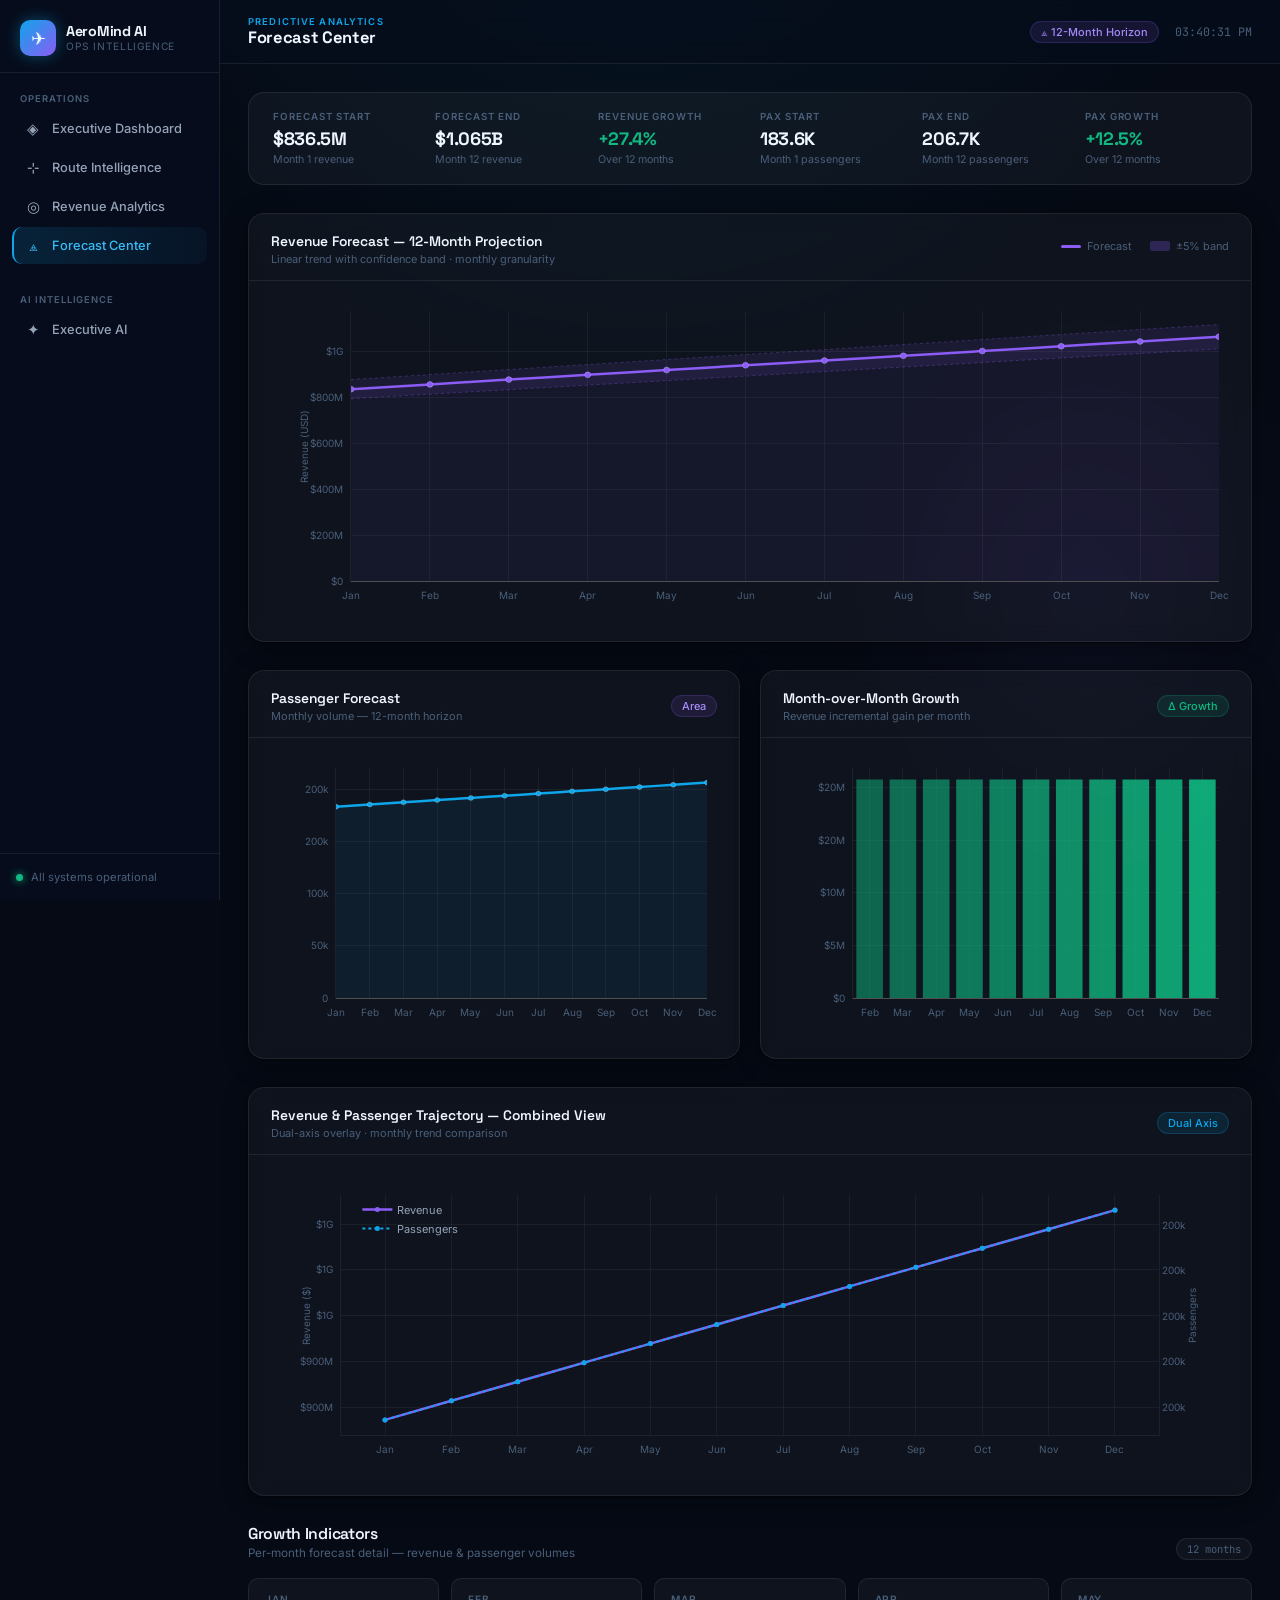
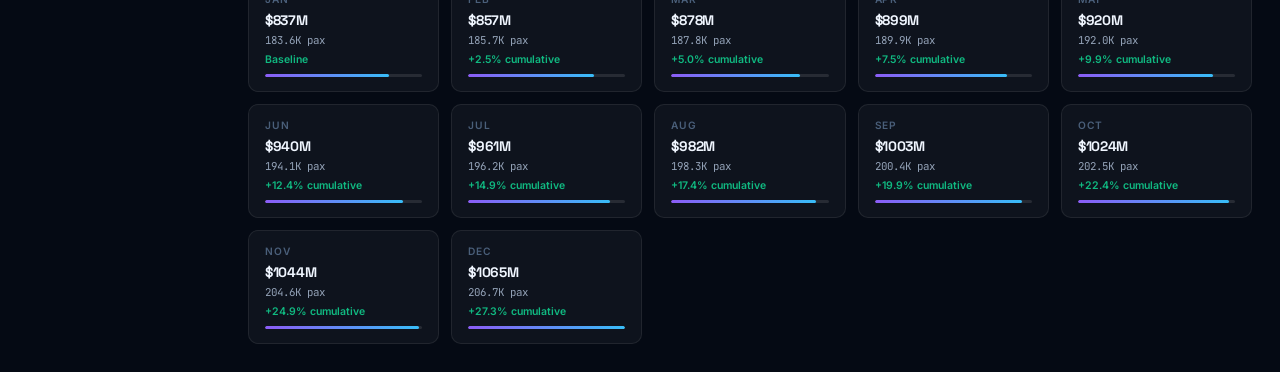
<file: frontend/forecast-center.html>
<!DOCTYPE html>
<html lang="en">
<head>
  <meta charset="UTF-8" />
  <meta name="viewport" content="width=device-width, initial-scale=1.0" />
  <title>AeroMind AI — Forecast Center</title>
  <link rel="stylesheet" href="aeromind.css" />
  <script src="https://cdn.plot.ly/plotly-2.27.0.min.js"></script>
  <style>
    /* page-specific growth indicator grid */
    .growth-grid {
      display: grid;
      grid-template-columns: repeat(auto-fill, minmax(160px, 1fr));
      gap: 12px;
      margin-top: 4px;
    }
    .growth-cell {
      background: var(--glass-1);
      border: 1px solid var(--glass-border);
      border-radius: var(--radius-md);
      padding: 14px 16px;
      transition: all var(--t-base);
    }
    .growth-cell:hover {
      background: var(--glass-2);
      border-color: var(--glass-border-hi);
    }
    .gc-month {
      font-size: 0.68rem;
      font-weight: 600;
      letter-spacing: 0.08em;
      text-transform: uppercase;
      color: var(--text-muted);
      margin-bottom: 6px;
    }
    .gc-rev {
      font-family: var(--font-display);
      font-size: 0.92rem;
      font-weight: 700;
      color: var(--text-primary);
      letter-spacing: -0.02em;
      margin-bottom: 4px;
    }
    .gc-pax {
      font-size: 0.72rem;
      color: var(--text-secondary);
      font-family: var(--font-mono);
      margin-bottom: 6px;
    }
    .gc-growth {
      font-size: 0.7rem;
      font-weight: 600;
      color: var(--accent-jade);
    }
    .gc-bar {
      height: 3px;
      background: var(--glass-3);
      border-radius: 2px;
      margin-top: 8px;
      overflow: hidden;
    }
    .gc-bar-fill {
      height: 100%;
      border-radius: 2px;
      background: linear-gradient(90deg, var(--accent-violet), var(--accent-azure));
    }

    /* Confidence band indicator */
    .conf-legend {
      display: flex;
      gap: 18px;
      margin-bottom: 6px;
    }
    .cl-item {
      display: flex;
      align-items: center;
      gap: 6px;
      font-size: 0.73rem;
      color: var(--text-muted);
    }
    .cl-swatch {
      width: 20px; height: 3px;
      border-radius: 2px;
    }

    /* Summary stats strip */
    .stats-strip {
      display: flex;
      gap: 20px;
      background: var(--glass-1);
      border: 1px solid var(--glass-border);
      border-radius: var(--radius-lg);
      padding: 18px 24px;
      margin-bottom: 28px;
      flex-wrap: wrap;
    }
    .stat-item { flex: 1; min-width: 140px; }
    .stat-label {
      font-size: 0.65rem;
      font-weight: 600;
      letter-spacing: 0.1em;
      text-transform: uppercase;
      color: var(--text-muted);
      margin-bottom: 5px;
    }
    .stat-val {
      font-family: var(--font-display);
      font-size: 1.2rem;
      font-weight: 700;
      color: var(--text-primary);
      letter-spacing: -0.02em;
    }
    .stat-sub {
      font-size: 0.71rem;
      color: var(--text-muted);
      margin-top: 3px;
    }
  </style>
</head>
<body>

<aside class="sidebar">
  <div class="sidebar-brand">
    <div class="brand-icon">✈</div>
    <div class="brand-text">
      <div class="brand-name">AeroMind AI</div>
      <div class="brand-tagline">Ops Intelligence</div>
    </div>
  </div>
  <div class="sidebar-section">
    <div class="sidebar-section-label">Operations</div>
    <a href="dashboard.html" class="nav-link">
      <span class="nav-icon">◈</span> Executive Dashboard
    </a>
    <a href="route-intelligence.html" class="nav-link">
      <span class="nav-icon">⊹</span> Route Intelligence
    </a>
    <a href="revenue-analytics.html" class="nav-link">
      <span class="nav-icon">◎</span> Revenue Analytics
    </a>
    <a href="forecast-center.html" class="nav-link active">
      <span class="nav-icon">⟁</span> Forecast Center
    </a>
  </div>
  <div class="sidebar-section">
    <div class="sidebar-section-label">AI Intelligence</div>
    <a href="executive-ai.html" class="nav-link">
      <span class="nav-icon">✦</span> Executive AI
    </a>
  </div>
  <div class="sidebar-footer">
    <div class="system-status">
      <div class="status-dot"></div>
      <span>All systems operational</span>
    </div>
  </div>
</aside>

<main class="main">
  <header class="topbar">
    <div class="page-title-block">
      <span class="page-eyebrow">Predictive Analytics</span>
      <span class="page-title">Forecast Center</span>
    </div>
    <div class="topbar-right">
      <span class="metric-chip purple">⟁ 12-Month Horizon</span>
      <span class="topbar-time" id="clock">—</span>
    </div>
  </header>

  <div class="content">

    <!-- Stats strip -->
    <div class="stats-strip">
      <div class="stat-item">
        <div class="stat-label">Forecast Start</div>
        <div class="stat-val">$836.5M</div>
        <div class="stat-sub">Month 1 revenue</div>
      </div>
      <div class="stat-item">
        <div class="stat-label">Forecast End</div>
        <div class="stat-val">$1.065B</div>
        <div class="stat-sub">Month 12 revenue</div>
      </div>
      <div class="stat-item">
        <div class="stat-label">Revenue Growth</div>
        <div class="stat-val" style="color:var(--accent-jade)">+27.4%</div>
        <div class="stat-sub">Over 12 months</div>
      </div>
      <div class="stat-item">
        <div class="stat-label">Pax Start</div>
        <div class="stat-val">183.6K</div>
        <div class="stat-sub">Month 1 passengers</div>
      </div>
      <div class="stat-item">
        <div class="stat-label">Pax End</div>
        <div class="stat-val">206.7K</div>
        <div class="stat-sub">Month 12 passengers</div>
      </div>
      <div class="stat-item">
        <div class="stat-label">Pax Growth</div>
        <div class="stat-val" style="color:var(--accent-jade)">+12.5%</div>
        <div class="stat-sub">Over 12 months</div>
      </div>
    </div>

    <!-- Revenue forecast chart -->
    <div class="card mb-28">
      <div class="card-header">
        <div>
          <div class="card-title">Revenue Forecast — 12-Month Projection</div>
          <div class="card-subtitle">Linear trend with confidence band · monthly granularity</div>
        </div>
        <div class="conf-legend">
          <div class="cl-item"><div class="cl-swatch" style="background:#8b5cf6"></div> Forecast</div>
          <div class="cl-item"><div class="cl-swatch" style="background:rgba(139,92,246,0.25);height:10px;border-radius:2px"></div> ±5% band</div>
        </div>
      </div>
      <div class="card-body">
        <div class="chart-wrap" id="chart-rev-main" style="height:320px"></div>
      </div>
    </div>

    <!-- Passenger forecast + MoM growth -->
    <div class="grid-2 mb-28">
      <div class="card">
        <div class="card-header">
          <div>
            <div class="card-title">Passenger Forecast</div>
            <div class="card-subtitle">Monthly volume — 12-month horizon</div>
          </div>
          <span class="metric-chip purple">Area</span>
        </div>
        <div class="card-body">
          <div class="chart-wrap" id="chart-pax-main" style="height:280px"></div>
        </div>
      </div>
      <div class="card">
        <div class="card-header">
          <div>
            <div class="card-title">Month-over-Month Growth</div>
            <div class="card-subtitle">Revenue incremental gain per month</div>
          </div>
          <span class="metric-chip green">Δ Growth</span>
        </div>
        <div class="card-body">
          <div class="chart-wrap" id="chart-mom" style="height:280px"></div>
        </div>
      </div>
    </div>

    <!-- Revenue vs Pax dual-axis -->
    <div class="card mb-28">
      <div class="card-header">
        <div>
          <div class="card-title">Revenue &amp; Passenger Trajectory — Combined View</div>
          <div class="card-subtitle">Dual-axis overlay · monthly trend comparison</div>
        </div>
        <span class="metric-chip blue">Dual Axis</span>
      </div>
      <div class="card-body">
        <div class="chart-wrap" id="chart-dual" style="height:300px"></div>
      </div>
    </div>

    <!-- Growth Indicators grid -->
    <div class="section-header">
      <div>
        <div class="section-title">Growth Indicators</div>
        <div class="section-subtitle">Per-month forecast detail — revenue &amp; passenger volumes</div>
      </div>
      <span class="section-badge">12 months</span>
    </div>
    <div class="growth-grid" id="growth-grid"></div>

  </div>
</main>

<script>
const REV_F = [836530686.72,857320280.29,878109873.86,898899467.42,919689060.99,940478654.56,961268248.12,982057841.69,1002847435.25,1023637028.82,1044426622.39,1065216215.95];
const PAX_F = [183615,185710,187805,189900,191994,194089,196184,198278,200373,202468,204562,206657];
const MONTHS = ['Jan','Feb','Mar','Apr','May','Jun','Jul','Aug','Sep','Oct','Nov','Dec'];

function tick() {
  document.getElementById('clock').textContent =
    new Date().toLocaleTimeString('en-US',{hour:'2-digit',minute:'2-digit',second:'2-digit'});
}
tick(); setInterval(tick, 1000);

const LAYOUT_BASE = {
  paper_bgcolor:'transparent', plot_bgcolor:'transparent',
  font:{family:'Inter, sans-serif', color:'#94a3b8', size:11},
  margin:{t:10,r:10,b:40,l:60}, showlegend:false,
  xaxis:{gridcolor:'rgba(255,255,255,0.05)',linecolor:'rgba(255,255,255,0.06)',tickcolor:'transparent',tickfont:{color:'#4a5f7a',size:10}},
  yaxis:{gridcolor:'rgba(255,255,255,0.05)',linecolor:'rgba(255,255,255,0.06)',tickcolor:'transparent',tickfont:{color:'#4a5f7a',size:10}}
};
const CFG = {displayModeBar:false, responsive:true};

/* Confidence band */
const upperBand = REV_F.map(v=>v*1.05);
const lowerBand = REV_F.map(v=>v*0.95);

Plotly.newPlot('chart-rev-main',[
  {
    type:'scatter', mode:'lines',
    x:[...MONTHS,...[...MONTHS].reverse()],
    y:[...upperBand,...lowerBand.slice().reverse()],
    fill:'toself',
    fillcolor:'rgba(139,92,246,0.10)',
    line:{color:'transparent'},
    hoverinfo:'skip',
    showlegend:false
  },
  {
    type:'scatter', mode:'lines+markers',
    x:MONTHS, y:REV_F,
    name:'Revenue Forecast',
    line:{color:'#8b5cf6',width:2.5,shape:'spline'},
    marker:{color:'#8b5cf6',size:6,line:{color:'rgba(255,255,255,0.2)',width:1}},
    fill:'tozeroy',
    fillcolor:'rgba(139,92,246,0.06)',
    hovertemplate:'<b>%{x}</b><br>$%{y:,.0f}<extra></extra>'
  },
  {
    type:'scatter', mode:'lines',
    x:MONTHS, y:upperBand,
    line:{color:'rgba(139,92,246,0.3)',width:1,dash:'dot'},
    hoverinfo:'skip'
  },
  {
    type:'scatter', mode:'lines',
    x:MONTHS, y:lowerBand,
    line:{color:'rgba(139,92,246,0.3)',width:1,dash:'dot'},
    hoverinfo:'skip'
  }
],{
  ...LAYOUT_BASE,
  margin:{t:10,r:10,b:40,l:80},
  yaxis:{...LAYOUT_BASE.yaxis,tickformat:'$,.0s',title:{text:'Revenue (USD)',font:{color:'#4a5f7a',size:10}}}
},CFG);

/* Passenger area */
Plotly.newPlot('chart-pax-main',[{
  type:'scatter', mode:'lines+markers',
  x:MONTHS, y:PAX_F,
  line:{color:'#0ea5e9',width:2.5,shape:'spline'},
  fill:'tozeroy',
  fillcolor:'rgba(14,165,233,0.08)',
  marker:{color:'#0ea5e9',size:5,line:{color:'rgba(255,255,255,0.2)',width:1}},
  hovertemplate:'<b>%{x}</b><br>%{y:,} passengers<extra></extra>'
}],{
  ...LAYOUT_BASE,
  margin:{t:10,r:10,b:40,l:65},
  yaxis:{...LAYOUT_BASE.yaxis,tickformat:',.0s'}
},CFG);

/* MoM growth bars */
const mom = REV_F.slice(1).map((v,i)=>v - REV_F[i]);
Plotly.newPlot('chart-mom',[{
  type:'bar',
  x:MONTHS.slice(1), y:mom,
  marker:{
    color:mom.map((v,i)=>`rgba(16,185,129,${0.5+i*0.04})`),
    line:{width:0}
  },
  hovertemplate:'<b>%{x}</b><br>+$%{y:,.0f}<extra></extra>'
}],{
  ...LAYOUT_BASE,
  margin:{t:10,r:10,b:40,l:70},
  yaxis:{...LAYOUT_BASE.yaxis,tickformat:'$,.0s'}
},CFG);

/* Dual-axis */
Plotly.newPlot('chart-dual',[
  {
    type:'scatter', mode:'lines+markers',
    name:'Revenue',
    x:MONTHS, y:REV_F,
    yaxis:'y1',
    line:{color:'#8b5cf6',width:2.5,shape:'spline'},
    marker:{color:'#8b5cf6',size:5},
    hovertemplate:'<b>%{x}</b><br>Rev: $%{y:,.0f}<extra></extra>'
  },
  {
    type:'scatter', mode:'lines+markers',
    name:'Passengers',
    x:MONTHS, y:PAX_F,
    yaxis:'y2',
    line:{color:'#0ea5e9',width:2,dash:'dot',shape:'spline'},
    marker:{color:'#0ea5e9',size:5},
    hovertemplate:'<b>%{x}</b><br>Pax: %{y:,}<extra></extra>'
  }
],{
  ...LAYOUT_BASE,
  showlegend:true,
  legend:{font:{color:'#94a3b8',size:11},bgcolor:'transparent',x:0.02,y:1},
  margin:{t:20,r:70,b:40,l:70},
  yaxis:{...LAYOUT_BASE.yaxis,title:{text:'Revenue ($)',font:{color:'#4a5f7a',size:10}},tickformat:'$,.0s'},
  yaxis2:{
    overlaying:'y', side:'right',
    gridcolor:'transparent',
    tickfont:{color:'#4a5f7a',size:10},
    title:{text:'Passengers',font:{color:'#4a5f7a',size:10}},
    tickformat:',.0s',
    showgrid:false,
    linecolor:'rgba(255,255,255,0.06)'
  }
},CFG);

/* Growth Indicators Grid */
const maxRev = Math.max(...REV_F);
const grid = document.getElementById('growth-grid');
MONTHS.forEach((m,i)=>{
  const growthPct = i===0 ? 0 : ((REV_F[i]-REV_F[0])/REV_F[0]*100).toFixed(1);
  const barW = (REV_F[i]/maxRev*100).toFixed(0);
  const cell = document.createElement('div');
  cell.className = 'growth-cell';
  cell.innerHTML = `
    <div class="gc-month">${m}</div>
    <div class="gc-rev">$${(REV_F[i]/1e6).toFixed(0)}M</div>
    <div class="gc-pax">${(PAX_F[i]/1000).toFixed(1)}K pax</div>
    <div class="gc-growth">${i===0 ? 'Baseline' : `+${growthPct}% cumulative`}</div>
    <div class="gc-bar">
      <div class="gc-bar-fill" style="width:${barW}%"></div>
    </div>
  `;
  grid.appendChild(cell);
});
</script>
</body>
</html>
</file>
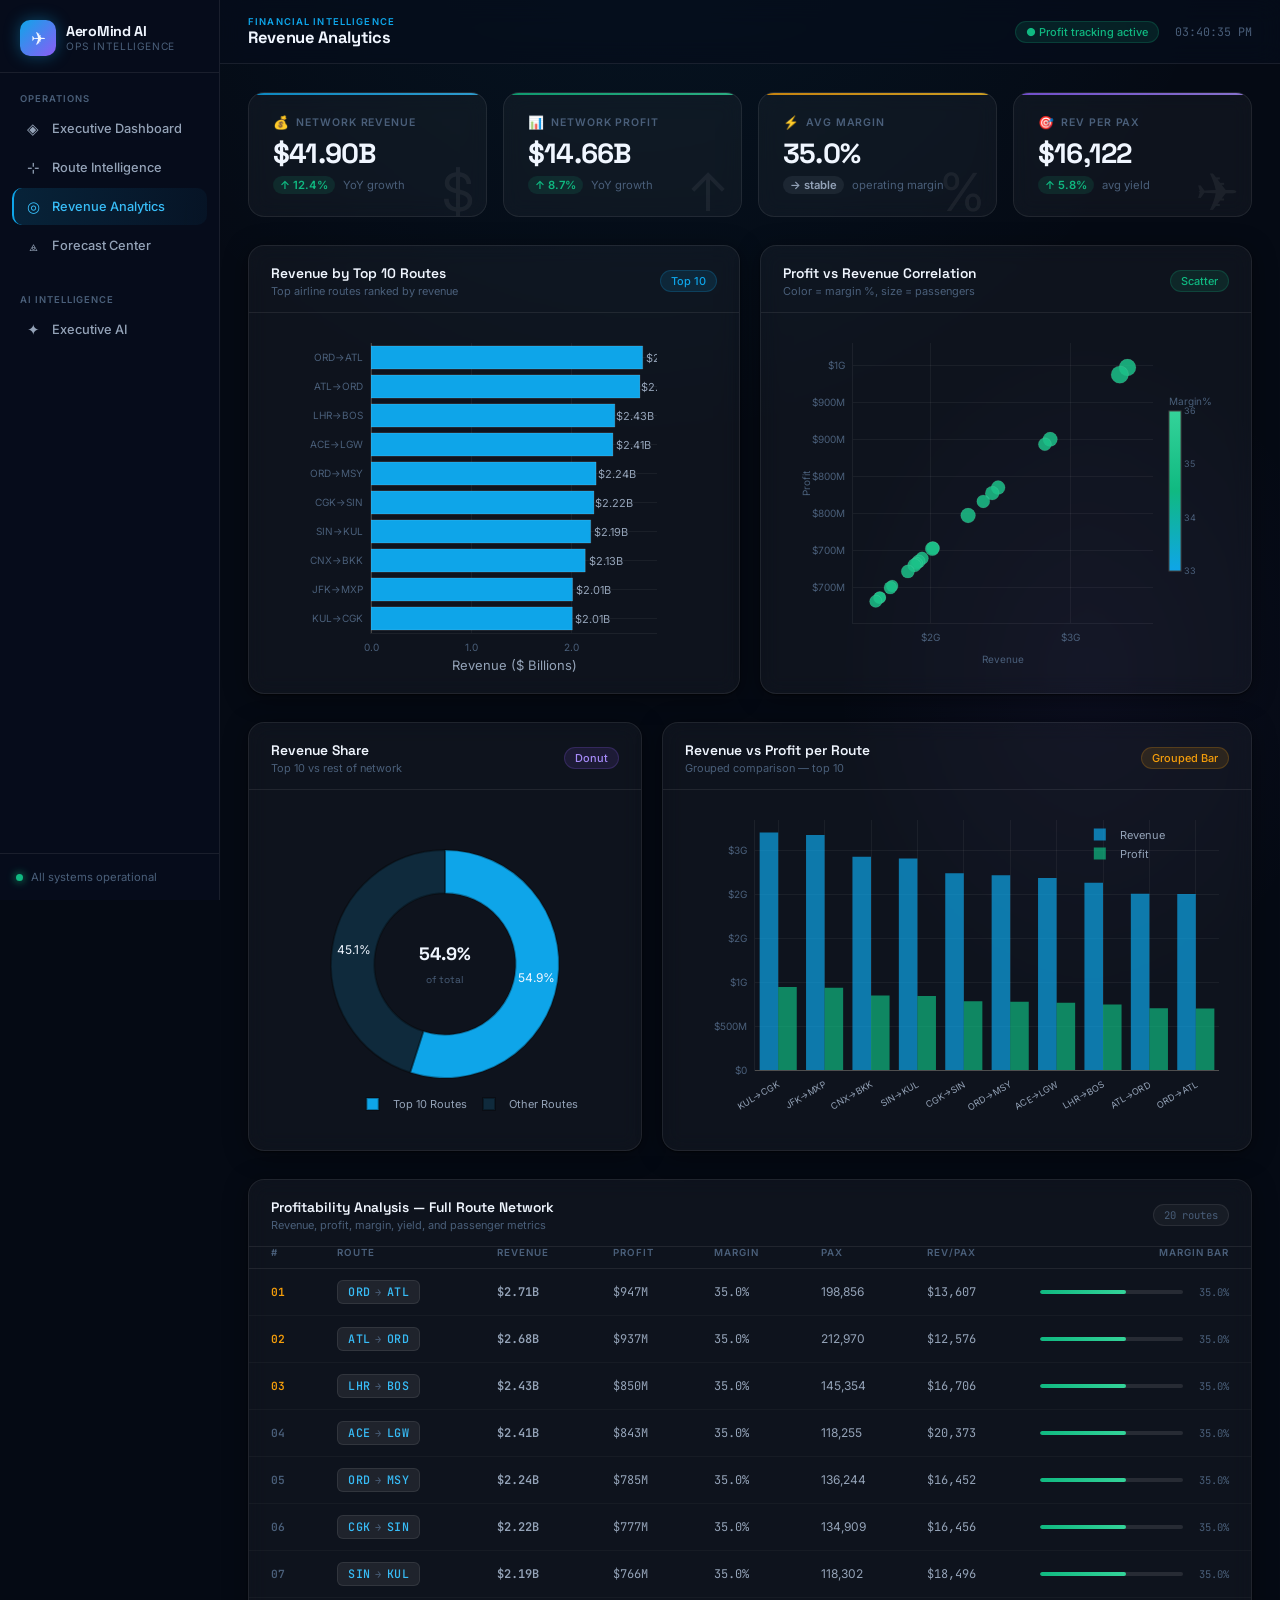
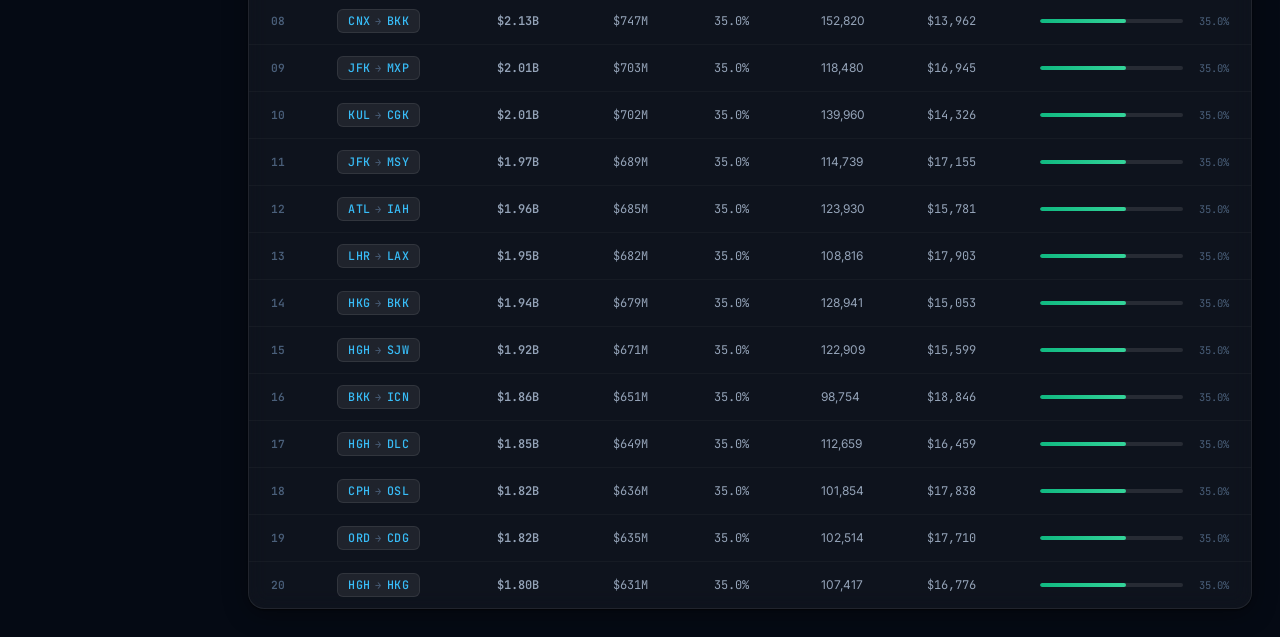
<file: frontend/revenue-analytics.html>
<!DOCTYPE html>
<html lang="en">
<head>
  <meta charset="UTF-8" />
  <meta name="viewport" content="width=device-width, initial-scale=1.0" />
  <title>AeroMind AI — Revenue Analytics</title>
  <link rel="stylesheet" href="aeromind.css" />
  <script src="https://cdn.plot.ly/plotly-2.27.0.min.js"></script>
</head>
<body>

<aside class="sidebar">
  <div class="sidebar-brand">
    <div class="brand-icon">✈</div>
    <div class="brand-text">
      <div class="brand-name">AeroMind AI</div>
      <div class="brand-tagline">Ops Intelligence</div>
    </div>
  </div>
  <div class="sidebar-section">
    <div class="sidebar-section-label">Operations</div>
    <a href="dashboard.html" class="nav-link">
      <span class="nav-icon">◈</span> Executive Dashboard
    </a>
    <a href="route-intelligence.html" class="nav-link">
      <span class="nav-icon">⊹</span> Route Intelligence
    </a>
    <a href="revenue-analytics.html" class="nav-link active">
      <span class="nav-icon">◎</span> Revenue Analytics
    </a>
    <a href="forecast-center.html" class="nav-link">
      <span class="nav-icon">⟁</span> Forecast Center
    </a>
  </div>
  <div class="sidebar-section">
    <div class="sidebar-section-label">AI Intelligence</div>
    <a href="executive-ai.html" class="nav-link">
      <span class="nav-icon">✦</span> Executive AI
    </a>
  </div>
  <div class="sidebar-footer">
    <div class="system-status">
      <div class="status-dot"></div>
      <span>All systems operational</span>
    </div>
  </div>
</aside>

<main class="main">
  <header class="topbar">
    <div class="page-title-block">
      <span class="page-eyebrow">Financial Intelligence</span>
      <span class="page-title">Revenue Analytics</span>
    </div>
    <div class="topbar-right">
      <span class="metric-chip green">● Profit tracking active</span>
      <span class="topbar-time" id="clock">—</span>
    </div>
  </header>

  <div class="content">

    <!-- KPIs -->
    <div class="kpi-grid mb-28">
      <div class="kpi-card revenue">
        <div class="kpi-label"><span class="kpi-label-icon">💰</span> Network Revenue</div>
        <div class="kpi-value">$41.90B</div>
        <div class="kpi-meta"><span class="kpi-delta up">↑ 12.4%</span><span>YoY growth</span></div>
        <div class="kpi-bg-icon">$</div>
      </div>
      <div class="kpi-card profit">
        <div class="kpi-label"><span class="kpi-label-icon">📊</span> Network Profit</div>
        <div class="kpi-value">$14.66B</div>
        <div class="kpi-meta"><span class="kpi-delta up">↑ 8.7%</span><span>YoY growth</span></div>
        <div class="kpi-bg-icon">↑</div>
      </div>
      <div class="kpi-card amber">
        <div class="kpi-label"><span class="kpi-label-icon">⚡</span> Avg Margin</div>
        <div class="kpi-value">35.0%</div>
        <div class="kpi-meta"><span class="kpi-delta neutral">→ stable</span><span>operating margin</span></div>
        <div class="kpi-bg-icon">%</div>
      </div>
      <div class="kpi-card passenger">
        <div class="kpi-label"><span class="kpi-label-icon">🎯</span> Rev per Pax</div>
        <div class="kpi-value">$16,122</div>
        <div class="kpi-meta"><span class="kpi-delta up">↑ 5.8%</span><span>avg yield</span></div>
        <div class="kpi-bg-icon">✈</div>
      </div>
    </div>

    <!-- Revenue Waterfall + Profit vs Revenue scatter -->
    <div class="grid-2 mb-28">
      <div class="card">
        <div class="card-header">
          <div>
            <div class="card-title">Revenue by Top 10 Routes</div>
            <div class="card-subtitle">Top airline routes ranked by revenue</div>
          </div>
          <span class="metric-chip blue">Top 10</span>
        </div>
        <div class="card-body">
          <div class="chart-wrap" id="chart-waterfall" style="height:340px"></div>
        </div>
      </div>
      <div class="card">
        <div class="card-header">
          <div>
            <div class="card-title">Profit vs Revenue Correlation</div>
            <div class="card-subtitle">Color = margin %, size = passengers</div>
          </div>
          <span class="metric-chip green">Scatter</span>
        </div>
        <div class="card-body">
          <div class="chart-wrap" id="chart-pnl-scatter" style="height:340px"></div>
        </div>
      </div>
    </div>

    <!-- Revenue share pie + Margin grouped bar -->
    <div class="grid-40-60 mb-28">
      <div class="card">
        <div class="card-header">
          <div>
            <div class="card-title">Revenue Share</div>
            <div class="card-subtitle">Top 10 vs rest of network</div>
          </div>
          <span class="metric-chip purple">Donut</span>
        </div>
        <div class="card-body">
          <div class="chart-wrap" id="chart-donut" style="height:320px"></div>
        </div>
      </div>
      <div class="card">
        <div class="card-header">
          <div>
            <div class="card-title">Revenue vs Profit per Route</div>
            <div class="card-subtitle">Grouped comparison — top 10</div>
          </div>
          <span class="metric-chip amber">Grouped Bar</span>
        </div>
        <div class="card-body">
          <div class="chart-wrap" id="chart-grouped" style="height:320px"></div>
        </div>
      </div>
    </div>

    <!-- Profitability Analysis table -->
    <div class="card">
      <div class="card-header">
        <div>
          <div class="card-title">Profitability Analysis — Full Route Network</div>
          <div class="card-subtitle">Revenue, profit, margin, yield, and passenger metrics</div>
        </div>
        <span class="section-badge">20 routes</span>
      </div>
      <div class="card-body no-pad">
        <table class="data-table">
          <thead>
            <tr>
              <th>#</th>
              <th>Route</th>
              <th>Revenue</th>
              <th>Profit</th>
              <th>Margin</th>
              <th>Pax</th>
              <th>Rev/Pax</th>
              <th>Margin Bar</th>
            </tr>
          </thead>
          <tbody id="analytics-table"></tbody>
        </table>
      </div>
    </div>

  </div>
</main>

<script>
const ROUTES = [
  { s:"ORD", d:"ATL", revenue:2705745726, profit:947011004.10, passengers:198856 },
  { s:"ATL", d:"ORD", revenue:2678232977, profit:937381541.95, passengers:212970 },
  { s:"LHR", d:"BOS", revenue:2428225931, profit:849879075.85, passengers:145354 },
  { s:"ACE", d:"LGW", revenue:2409158161, profit:843205356.35, passengers:118255 },
  { s:"ORD", d:"MSY", revenue:2241485054, profit:784519768.90, passengers:136244 },
  { s:"CGK", d:"SIN", revenue:2220082112, profit:777028739.20, passengers:134909 },
  { s:"SIN", d:"KUL", revenue:2188081141, profit:765828399.35, passengers:118302 },
  { s:"CNX", d:"BKK", revenue:2133598259, profit:746759390.65, passengers:152820 },
  { s:"JFK", d:"MXP", revenue:2007691085, profit:702691879.75, passengers:118480 },
  { s:"KUL", d:"CGK", revenue:2005054609, profit:701769113.15, passengers:139960 },
  { s:"JFK", d:"MSY", revenue:1968340093, profit:688919032.55, passengers:114739 },
  { s:"ATL", d:"IAH", revenue:1955742642, profit:684509924.70, passengers:123930 },
  { s:"LHR", d:"LAX", revenue:1948169440, profit:681859304.00, passengers:108816 },
  { s:"HKG", d:"BKK", revenue:1940979635, profit:679342872.25, passengers:128941 },
  { s:"HGH", d:"SJW", revenue:1917291331, profit:671051965.85, passengers:122909 },
  { s:"BKK", d:"ICN", revenue:1861122782, profit:651392973.70, passengers:98754  },
  { s:"HGH", d:"DLC", revenue:1854199723, profit:648969903.05, passengers:112659 },
  { s:"CPH", d:"OSL", revenue:1816874283, profit:635905999.05, passengers:101854 },
  { s:"ORD", d:"CDG", revenue:1815516126, profit:635430644.10, passengers:102514 },
  { s:"HGH", d:"HKG", revenue:1802013784, profit:630704824.40, passengers:107417 }
];

function tick() {
  document.getElementById('clock').textContent =
    new Date().toLocaleTimeString('en-US',{hour:'2-digit',minute:'2-digit',second:'2-digit'});
}
tick(); setInterval(tick, 1000);

const LAYOUT_BASE = {
  paper_bgcolor:'transparent', plot_bgcolor:'transparent',
  font:{family:'Inter, sans-serif', color:'#94a3b8', size:11},
  margin:{t:10,r:10,b:40,l:60}, showlegend:false,
  xaxis:{gridcolor:'rgba(255,255,255,0.05)',linecolor:'rgba(255,255,255,0.06)',tickcolor:'transparent',tickfont:{color:'#4a5f7a',size:10}},
  yaxis:{gridcolor:'rgba(255,255,255,0.05)',linecolor:'rgba(255,255,255,0.06)',tickcolor:'transparent',tickfont:{color:'#4a5f7a',size:10}}
};
const CFG = {displayModeBar:false, responsive:true};

const top10 = ROUTES.slice(0,10);
const labels = top10.map(r=>`${r.s}→${r.d}`);

/* Revenue Ranking Bar Chart */

Plotly.newPlot('chart-waterfall',[{
  type:'bar',
  orientation:'h',

  x: top10.map(r => r.revenue/1e9).reverse(),

  y: labels.reverse(),

  text: top10.map(r =>
    `$${(r.revenue/1e9).toFixed(2)}B`
  ).reverse(),

  textposition:'outside',

  marker:{
    color:'#0ea5e9',
    line:{
      color:'rgba(255,255,255,0.15)',
      width:1
    }
  },

  hovertemplate:
    '<b>%{y}</b><br>' +
    'Revenue: $%{x:.2f}B<br>' +
    '<extra></extra>'

}],{
  ...LAYOUT_BASE,

  margin:{
    t:10,
    r:60,
    b:40,
    l:100
  },

  xaxis:{
    ...LAYOUT_BASE.xaxis,
    title:'Revenue ($ Billions)',
    tickformat:'.1f'
  },

  yaxis:{
    ...LAYOUT_BASE.yaxis
  }

},CFG);

/* P&L Scatter */
Plotly.newPlot('chart-pnl-scatter',[{
  type:'scatter', mode:'markers',
  x: ROUTES.map(r=>r.revenue),
  y: ROUTES.map(r=>r.profit),
  text: ROUTES.map(r=>`${r.s}→${r.d}`),
  marker:{
    size: ROUTES.map(r=>Math.sqrt(r.passengers/700)),
    color: ROUTES.map(r=>r.profit/r.revenue*100),
    colorscale:[[0,'#0ea5e9'],[0.5,'#10b981'],[1,'#34d399']],
    cmin:33, cmax:36,
    showscale:true,
    colorbar:{
      title:'Margin%',
      titlefont:{color:'#4a5f7a',size:10},
      tickfont:{color:'#4a5f7a',size:9},
      thickness:12,
      len:0.7,
      x:1.02
    },
    line:{color:'rgba(255,255,255,0.1)',width:1},
    opacity:0.85
  },
  hovertemplate:'<b>%{text}</b><br>Rev: $%{x:,.0f}<br>Profit: $%{y:,.0f}<extra></extra>'
}],{
  ...LAYOUT_BASE,
  xaxis:{...LAYOUT_BASE.xaxis,title:{text:'Revenue',font:{color:'#4a5f7a',size:10}},tickformat:'$,.0s'},
  yaxis:{...LAYOUT_BASE.yaxis,title:{text:'Profit',font:{color:'#4a5f7a',size:10}},tickformat:'$,.0s'},
  margin:{t:10,r:70,b:50,l:70}
},CFG);

/* Donut */
const totalRevTop10 = top10.reduce((a,r)=>a+r.revenue,0);
const totalRev = ROUTES.reduce((a,r)=>a+r.revenue,0);
Plotly.newPlot('chart-donut',[{
  type:'pie', hole:0.62,
  values:[totalRevTop10, totalRev-totalRevTop10],
  labels:['Top 10 Routes','Other Routes'],
  marker:{colors:['#0ea5e9','rgba(14,165,233,0.15)'],line:{color:'rgba(0,0,0,0.3)',width:2}},
  textinfo:'percent',
  textfont:{color:'#f0f6ff',size:12},
  hovertemplate:'<b>%{label}</b><br>$%{value:,.0f}<br>%{percent}<extra></extra>'
}],{
  ...LAYOUT_BASE,
  margin:{t:40,r:20,b:20,l:20},
  showlegend:true,
  legend:{font:{color:'#94a3b8',size:11},bgcolor:'transparent',x:0.2,y:-0.05,orientation:'h'},
  annotations:[{
    text:`<b>${(totalRevTop10/totalRev*100).toFixed(1)}%</b><br><span style="font-size:10px;color:#4a5f7a">of total</span>`,
    x:0.5, y:0.5, xref:'paper', yref:'paper',
    showarrow:false,
    font:{family:'Space Grotesk',size:18,color:'#f0f6ff'}
  }]
},CFG);

/* Grouped bar */
Plotly.newPlot('chart-grouped',[
  {
    type:'bar', name:'Revenue',
    x: labels, y: top10.map(r=>r.revenue),
    marker:{color:'rgba(14,165,233,0.7)',line:{width:0}},
    hovertemplate:'<b>%{x}</b><br>Rev: $%{y:,.0f}<extra></extra>'
  },
  {
    type:'bar', name:'Profit',
    x: labels, y: top10.map(r=>r.profit),
    marker:{color:'rgba(16,185,129,0.7)',line:{width:0}},
    hovertemplate:'<b>%{x}</b><br>Profit: $%{y:,.0f}<extra></extra>'
  }
],{
  ...LAYOUT_BASE,
  barmode:'group',
  margin:{t:10,r:10,b:60,l:70},
  showlegend:true,
  legend:{font:{color:'#94a3b8',size:11},bgcolor:'transparent',x:0.7,y:1},
  xaxis:{...LAYOUT_BASE.xaxis,tickangle:-30,tickfont:{color:'#94a3b8',size:9}},
  yaxis:{...LAYOUT_BASE.yaxis,tickformat:'$,.0s'}
},CFG);

/* Analytics Table */
const tbody = document.getElementById('analytics-table');
ROUTES.forEach((r,i)=>{
  const margin = (r.profit/r.revenue*100).toFixed(1);
  const revPax = Math.round(r.revenue/r.passengers);
  const pct = (r.profit/r.revenue*100);
  const barW = ((pct-32)/(37-32)*100).toFixed(0);
  const tr = document.createElement('tr');
  tr.innerHTML = `
    <td><span class="rank-num ${i<3?'top3':''}">${String(i+1).padStart(2,'0')}</span></td>
    <td><span class="route-badge">${r.s} <span class="arrow">→</span> ${r.d}</span></td>
    <td class="text-mono fw-600 text-blue">$${(r.revenue/1e9).toFixed(2)}B</td>
    <td class="text-mono text-green">$${(r.profit/1e6).toFixed(0)}M</td>
    <td class="text-mono">${margin}%</td>
    <td class="text-secondary">${r.passengers.toLocaleString()}</td>
    <td class="text-mono text-secondary">$${revPax.toLocaleString()}</td>
    <td>
      <div class="progress-bar-wrap">
        <div class="progress-track" style="min-width:80px">
          <div class="progress-fill" style="width:${barW}%;--fill-from:#10b981;--fill-to:#34d399"></div>
        </div>
        <span class="progress-pct">${margin}%</span>
      </div>
    </td>
  `;
  tbody.appendChild(tr);
});
</script>
</body>
</html>
</file>
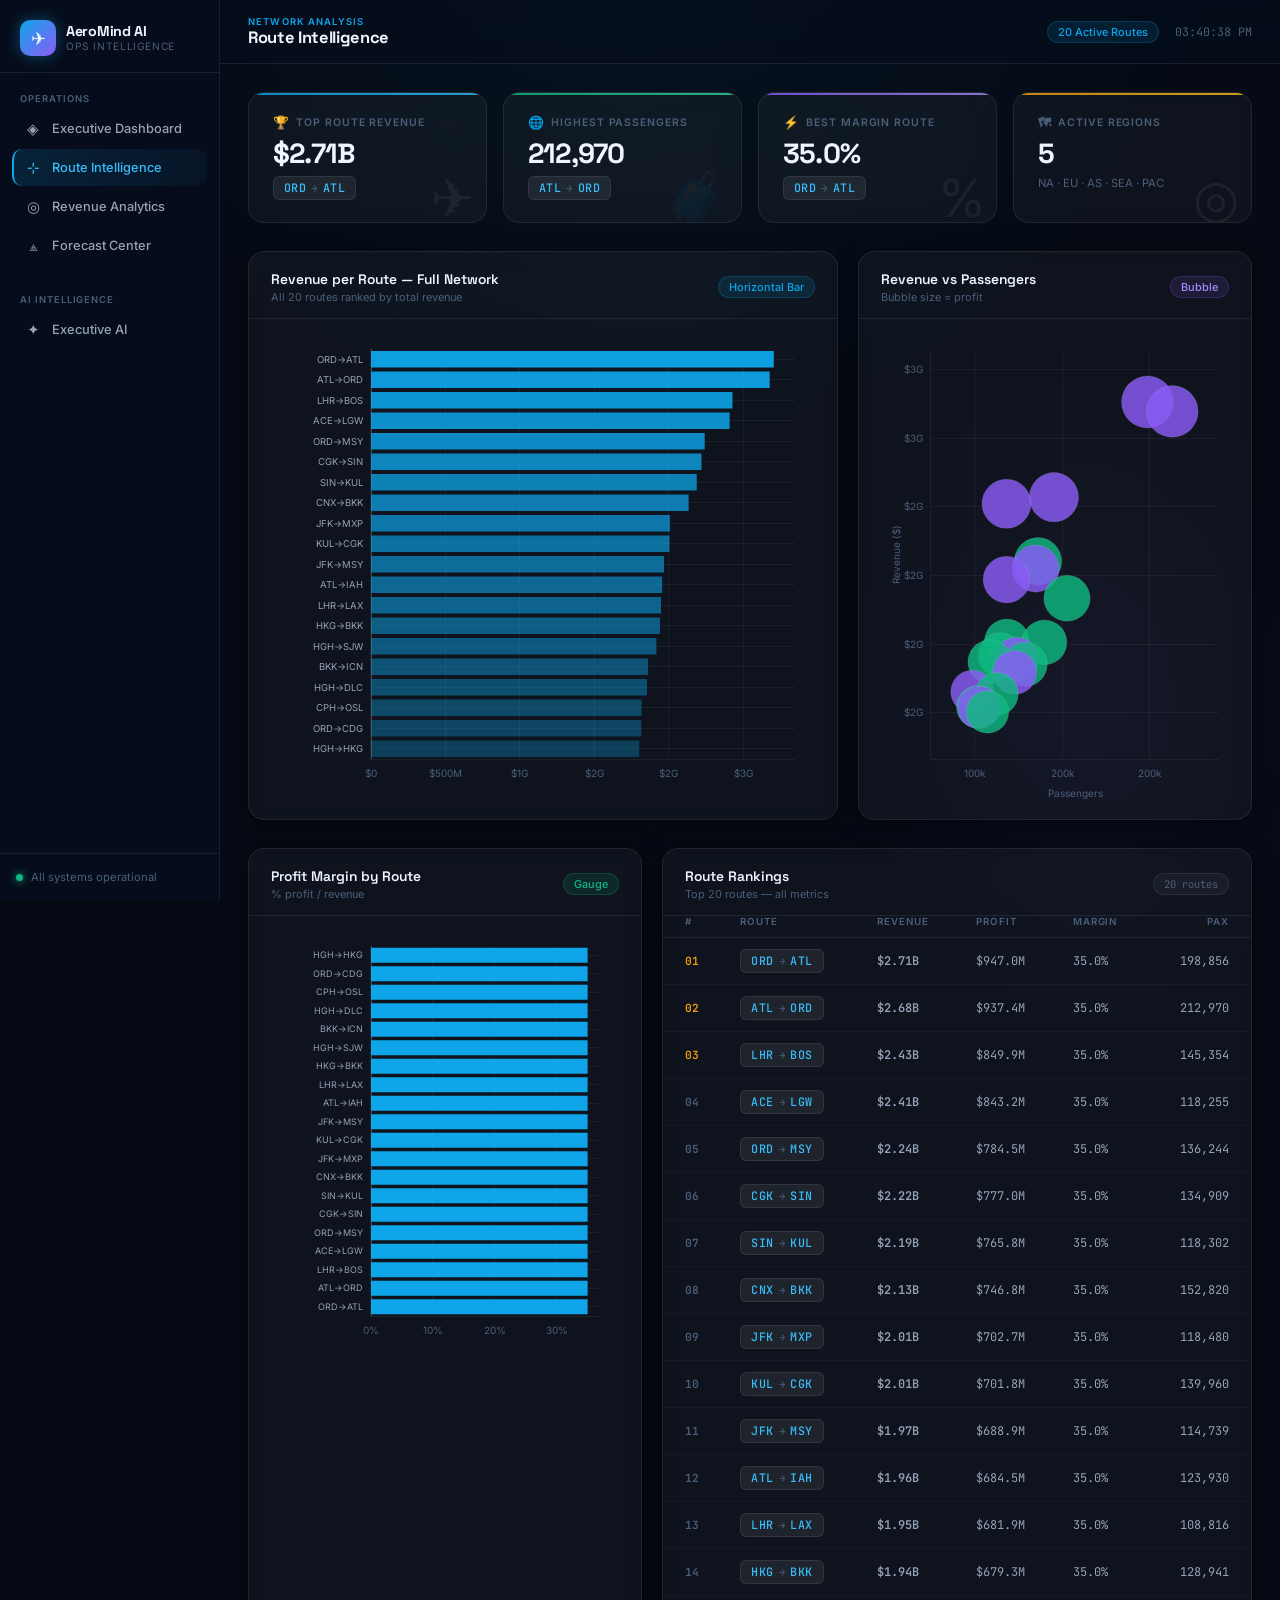
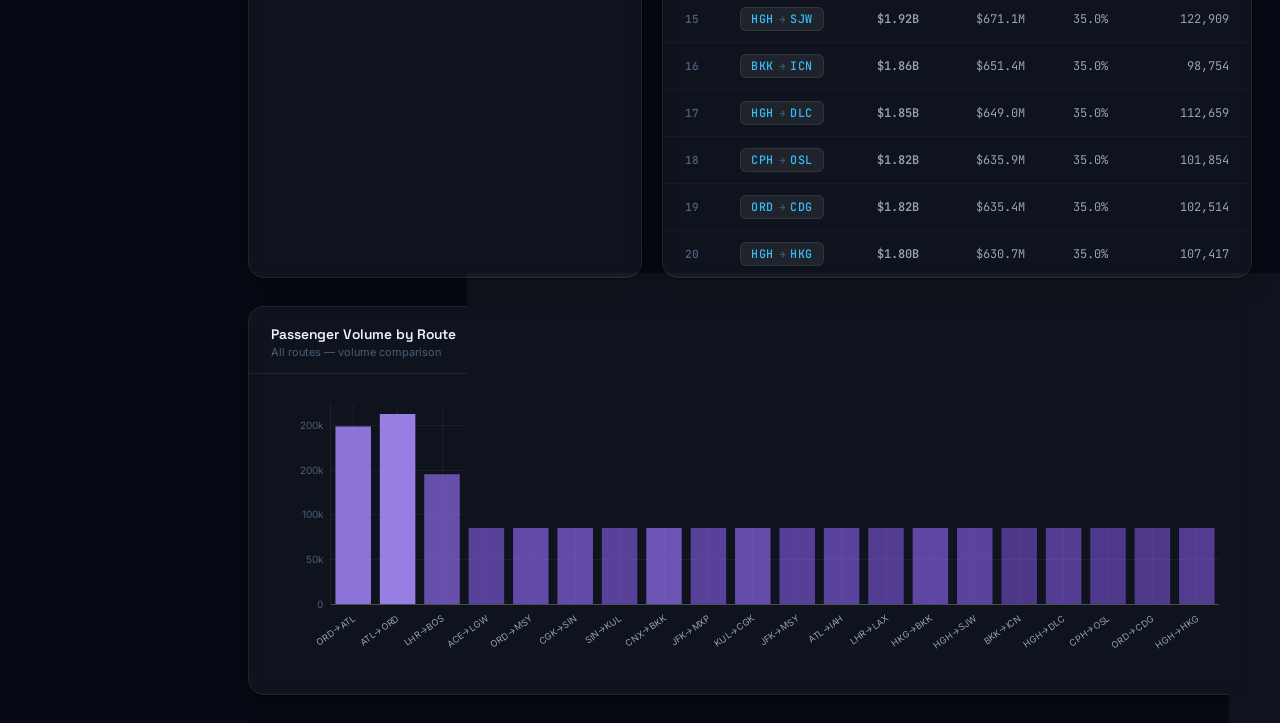
<file: frontend/route-intelligence.html>
<!DOCTYPE html>
<html lang="en">
<head>
  <meta charset="UTF-8" />
  <meta name="viewport" content="width=device-width, initial-scale=1.0" />
  <title>AeroMind AI — Route Intelligence</title>
  <link rel="stylesheet" href="aeromind.css" />
  <script src="https://cdn.plot.ly/plotly-2.27.0.min.js"></script>
</head>
<body>

<aside class="sidebar">
  <div class="sidebar-brand">
    <div class="brand-icon">✈</div>
    <div class="brand-text">
      <div class="brand-name">AeroMind AI</div>
      <div class="brand-tagline">Ops Intelligence</div>
    </div>
  </div>
  <div class="sidebar-section">
    <div class="sidebar-section-label">Operations</div>
    <a href="dashboard.html" class="nav-link">
      <span class="nav-icon">◈</span> Executive Dashboard
    </a>
    <a href="route-intelligence.html" class="nav-link active">
      <span class="nav-icon">⊹</span> Route Intelligence
    </a>
    <a href="revenue-analytics.html" class="nav-link">
      <span class="nav-icon">◎</span> Revenue Analytics
    </a>
    <a href="forecast-center.html" class="nav-link">
      <span class="nav-icon">⟁</span> Forecast Center
    </a>
  </div>
  <div class="sidebar-section">
    <div class="sidebar-section-label">AI Intelligence</div>
    <a href="executive-ai.html" class="nav-link">
      <span class="nav-icon">✦</span> Executive AI
    </a>
  </div>
  <div class="sidebar-footer">
    <div class="system-status">
      <div class="status-dot"></div>
      <span>All systems operational</span>
    </div>
  </div>
</aside>

<main class="main">
  <header class="topbar">
    <div class="page-title-block">
      <span class="page-eyebrow">Network Analysis</span>
      <span class="page-title">Route Intelligence</span>
    </div>
    <div class="topbar-right">
      <span class="metric-chip blue">20 Active Routes</span>
      <span class="topbar-time" id="clock">—</span>
    </div>
  </header>

  <div class="content">

    <!-- Summary KPIs -->
    <div class="kpi-grid mb-28">
      <div class="kpi-card revenue">
        <div class="kpi-label"><span class="kpi-label-icon">🏆</span> Top Route Revenue</div>
        <div class="kpi-value">$2.71B</div>
        <div class="kpi-meta"><span class="route-badge">ORD <span class="arrow">→</span> ATL</span></div>
        <div class="kpi-bg-icon">✈</div>
      </div>
      <div class="kpi-card profit">
        <div class="kpi-label"><span class="kpi-label-icon">🌐</span> Highest Passengers</div>
        <div class="kpi-value">212,970</div>
        <div class="kpi-meta"><span class="route-badge">ATL <span class="arrow">→</span> ORD</span></div>
        <div class="kpi-bg-icon">🧳</div>
      </div>
      <div class="kpi-card passenger">
        <div class="kpi-label"><span class="kpi-label-icon">⚡</span> Best Margin Route</div>
        <div class="kpi-value">35.0%</div>
        <div class="kpi-meta"><span class="route-badge">ORD <span class="arrow">→</span> ATL</span></div>
        <div class="kpi-bg-icon">%</div>
      </div>
      <div class="kpi-card amber">
        <div class="kpi-label"><span class="kpi-label-icon">🗺</span> Active Regions</div>
        <div class="kpi-value">5</div>
        <div class="kpi-meta"><span style="color:var(--text-muted);font-size:0.75rem">NA · EU · AS · SEA · PAC</span></div>
        <div class="kpi-bg-icon">◎</div>
      </div>
    </div>

    <!-- Chart row -->
    <div class="grid-60-40 mb-28">
      <div class="card">
        <div class="card-header">
          <div>
            <div class="card-title">Revenue per Route — Full Network</div>
            <div class="card-subtitle">All 20 routes ranked by total revenue</div>
          </div>
          <span class="metric-chip blue">Horizontal Bar</span>
        </div>
        <div class="card-body">
          <div class="chart-wrap" id="chart-all-routes" style="height:460px"></div>
        </div>
      </div>
      <div class="card">
        <div class="card-header">
          <div>
            <div class="card-title">Revenue vs Passengers</div>
            <div class="card-subtitle">Bubble size = profit</div>
          </div>
          <span class="metric-chip purple">Bubble</span>
        </div>
        <div class="card-body">
          <div class="chart-wrap" id="chart-bubble" style="height:460px"></div>
        </div>
      </div>
    </div>

    <!-- Profit margin bar + table -->
    <div class="grid-40-60 mb-28">
      <div class="card">
        <div class="card-header">
          <div>
            <div class="card-title">Profit Margin by Route</div>
            <div class="card-subtitle">% profit / revenue</div>
          </div>
          <span class="metric-chip green">Gauge</span>
        </div>
        <div class="card-body">
          <div class="chart-wrap" id="chart-margin" style="height:420px"></div>
        </div>
      </div>
      <div class="card">
        <div class="card-header">
          <div>
            <div class="card-title">Route Rankings</div>
            <div class="card-subtitle">Top 20 routes — all metrics</div>
          </div>
          <span class="section-badge">20 routes</span>
        </div>
        <div class="card-body no-pad">
          <table class="data-table" id="route-table">
            <thead>
              <tr>
                <th>#</th>
                <th>Route</th>
                <th>Revenue</th>
                <th>Profit</th>
                <th>Margin</th>
                <th>Pax</th>
              </tr>
            </thead>
            <tbody id="table-body"></tbody>
          </table>
        </div>
      </div>
    </div>

    <!-- Passengers chart -->
    <div class="card">
      <div class="card-header">
        <div>
          <div class="card-title">Passenger Volume by Route</div>
          <div class="card-subtitle">All routes — volume comparison</div>
        </div>
        <span class="metric-chip amber">Bar</span>
      </div>
      <div class="card-body">
        <div class="chart-wrap" id="chart-pax" style="height:280px"></div>
      </div>
    </div>

  </div>
</main>

<script>
const ROUTES = [
  { s:"ORD", d:"ATL", revenue:2705745726, profit:947011004.10, passengers:198856 },
  { s:"ATL", d:"ORD", revenue:2678232977, profit:937381541.95, passengers:212970 },
  { s:"LHR", d:"BOS", revenue:2428225931, profit:849879075.85, passengers:145354 },
  { s:"ACE", d:"LGW", revenue:2409158161, profit:843205356.35, passengers:118255 },
  { s:"ORD", d:"MSY", revenue:2241485054, profit:784519768.90, passengers:136244 },
  { s:"CGK", d:"SIN", revenue:2220082112, profit:777028739.20, passengers:134909 },
  { s:"SIN", d:"KUL", revenue:2188081141, profit:765828399.35, passengers:118302 },
  { s:"CNX", d:"BKK", revenue:2133598259, profit:746759390.65, passengers:152820 },
  { s:"JFK", d:"MXP", revenue:2007691085, profit:702691879.75, passengers:118480 },
  { s:"KUL", d:"CGK", revenue:2005054609, profit:701769113.15, passengers:139960 },
  { s:"JFK", d:"MSY", revenue:1968340093, profit:688919032.55, passengers:114739 },
  { s:"ATL", d:"IAH", revenue:1955742642, profit:684509924.70, passengers:123930 },
  { s:"LHR", d:"LAX", revenue:1948169440, profit:681859304.00, passengers:108816 },
  { s:"HKG", d:"BKK", revenue:1940979635, profit:679342872.25, passengers:128941 },
  { s:"HGH", d:"SJW", revenue:1917291331, profit:671051965.85, passengers:122909 },
  { s:"BKK", d:"ICN", revenue:1861122782, profit:651392973.70, passengers:98754  },
  { s:"HGH", d:"DLC", revenue:1854199723, profit:648969903.05, passengers:112659 },
  { s:"CPH", d:"OSL", revenue:1816874283, profit:635905999.05, passengers:101854 },
  { s:"ORD", d:"CDG", revenue:1815516126, profit:635430644.10, passengers:102514 },
  { s:"HGH", d:"HKG", revenue:1802013784, profit:630704824.40, passengers:107417 }
];

function tick() {
  const n = new Date();
  document.getElementById('clock').textContent =
    n.toLocaleTimeString('en-US',{hour:'2-digit',minute:'2-digit',second:'2-digit'});
}
tick(); setInterval(tick, 1000);

const LAYOUT_BASE = {
  paper_bgcolor:'transparent', plot_bgcolor:'transparent',
  font:{family:'Inter, sans-serif', color:'#94a3b8', size:11},
  margin:{t:10,r:10,b:40,l:50}, showlegend:false,
  xaxis:{gridcolor:'rgba(255,255,255,0.05)',linecolor:'rgba(255,255,255,0.06)',tickcolor:'transparent',tickfont:{color:'#4a5f7a',size:10}},
  yaxis:{gridcolor:'rgba(255,255,255,0.05)',linecolor:'rgba(255,255,255,0.06)',tickcolor:'transparent',tickfont:{color:'#4a5f7a',size:10}}
};
const CFG = {displayModeBar:false, responsive:true};

const fmtB = v => v >= 1e9 ? `$${(v/1e9).toFixed(2)}B` : `$${(v/1e6).toFixed(0)}M`;
const fmtM = v => `$${(v/1e6).toFixed(1)}M`;
const fmtPct = (p,r) => (p/r*100).toFixed(1)+'%';

/* All routes horizontal bar */
const rev_sorted = [...ROUTES].slice().reverse();
Plotly.newPlot('chart-all-routes', [{
  type:'bar', orientation:'h',
  y: rev_sorted.map(r=>`${r.s}→${r.d}`),
  x: rev_sorted.map(r=>r.revenue),
  marker:{
    color: rev_sorted.map((r,i)=>`rgba(14,165,233,${0.3+i*0.035})`),
    line:{width:0}
  },
  hovertemplate:'<b>%{y}</b><br>$%{x:,.0f}<extra></extra>'
}],{
  ...LAYOUT_BASE,
  margin:{t:10,r:20,b:40,l:100},
  xaxis:{...LAYOUT_BASE.xaxis,tickformat:'$,.0s'},
  yaxis:{...LAYOUT_BASE.yaxis,tickfont:{color:'#94a3b8',size:9.5}}
},CFG);

/* Bubble: revenue vs passengers, size=profit */
Plotly.newPlot('chart-bubble',[{
  type:'scatter', mode:'markers',
  x: ROUTES.map(r=>r.passengers),
  y: ROUTES.map(r=>r.revenue),
  text: ROUTES.map(r=>`${r.s}→${r.d}`),
  marker:{
    size: ROUTES.map(r=>Math.sqrt(r.profit/350000)),
    color: ROUTES.map(r=>r.profit/r.revenue),
    colorscale:[[0,'#0ea5e9'],[0.5,'#10b981'],[1,'#8b5cf6']],
    opacity:0.82,
    line:{color:'rgba(255,255,255,0.12)',width:1}
  },
  hovertemplate:'<b>%{text}</b><br>Pax: %{x:,}<br>Rev: $%{y:,.0f}<extra></extra>'
}],{
  ...LAYOUT_BASE,
  xaxis:{...LAYOUT_BASE.xaxis,title:{text:'Passengers',font:{color:'#4a5f7a',size:10}},tickformat:',.0s'},
  yaxis:{...LAYOUT_BASE.yaxis,title:{text:'Revenue ($)',font:{color:'#4a5f7a',size:10}},tickformat:'$,.0s'}
},CFG);

/* Profit margin horizontal bar */
const mg = [...ROUTES].map(r=>({...r,margin:r.profit/r.revenue*100})).sort((a,b)=>a.margin-b.margin);
Plotly.newPlot('chart-margin',[{
  type:'bar', orientation:'h',
  y: mg.map(r=>`${r.s}→${r.d}`),
  x: mg.map(r=>r.margin),
  marker:{
    color: mg.map(r=>r.margin > 35 ? '#10b981' : r.margin > 33 ? '#0ea5e9' : '#8b5cf6'),
    line:{width:0}
  },
  hovertemplate:'<b>%{y}</b><br>Margin: %{x:.1f}%<extra></extra>'
}],{
  ...LAYOUT_BASE,
  margin:{t:10,r:20,b:40,l:100},
  xaxis:{...LAYOUT_BASE.xaxis,ticksuffix:'%'},
  yaxis:{...LAYOUT_BASE.yaxis,tickfont:{color:'#94a3b8',size:9}}
},CFG);

/* Passengers bar */
Plotly.newPlot('chart-pax',[{
  type:'bar',
  x: ROUTES.map(r=>`${r.s}→${r.d}`),
  y: ROUTES.map(r=>r.passengers),
  marker:{
    color: ROUTES.map(r=>r.passengers),
    colorscale:[[0,'rgba(139,92,246,0.5)'],[1,'rgba(167,139,250,0.9)']],
    line:{width:0}
  },
  hovertemplate:'<b>%{x}</b><br>%{y:,} pax<extra></extra>'
}],{
  ...LAYOUT_BASE,
  margin:{t:10,r:10,b:70,l:60},
  xaxis:{...LAYOUT_BASE.xaxis,tickangle:-35,tickfont:{color:'#94a3b8',size:9}},
  yaxis:{...LAYOUT_BASE.yaxis,tickformat:',.0s'}
},CFG);

/* Table */
const tbody = document.getElementById('table-body');
ROUTES.forEach((r, i) => {
  const tr = document.createElement('tr');
  const isTop = i < 3;
  tr.innerHTML = `
    <td><span class="rank-num ${isTop?'top3':''}">${String(i+1).padStart(2,'0')}</span></td>
    <td><span class="route-badge">${r.s} <span class="arrow">→</span> ${r.d}</span></td>
    <td class="text-mono fw-600 text-blue">${fmtB(r.revenue)}</td>
    <td class="text-mono text-green">${fmtM(r.profit)}</td>
    <td class="text-mono">${fmtPct(r.profit,r.revenue)}</td>
    <td class="text-mono text-secondary">${r.passengers.toLocaleString()}</td>
  `;
  tbody.appendChild(tr);
});
</script>
</body>
</html>
</file>
<file: frontend/aeromind.css>
/* ============================================================
   AeroMind AI — Airline Operations Center Design System
   Dark mode · Glassmorphism · Professional Analytics
   ============================================================ */

/* ---------- Google Fonts ---------- */
@import url('https://fonts.googleapis.com/css2?family=Inter:wght@300;400;500;600;700&family=Space+Grotesk:wght@400;500;600;700&family=JetBrains+Mono:wght@400;500&display=swap');

/* ---------- Design Tokens ---------- */
:root {
  /* Core palette — deep aerospace */
  --bg-void:        #050a14;
  --bg-deep:        #070d1c;
  --bg-surface:     #0c1628;
  --bg-raised:      #111e35;
  --bg-hover:       #172540;

  /* Glass layers */
  --glass-1:        rgba(255,255,255,0.04);
  --glass-2:        rgba(255,255,255,0.07);
  --glass-3:        rgba(255,255,255,0.10);
  --glass-border:   rgba(255,255,255,0.08);
  --glass-border-hi:rgba(255,255,255,0.15);

  /* Brand accents */
  --accent-sky:     #0ea5e9;     /* primary CTA / highlights */
  --accent-azure:   #38bdf8;     /* lighter sky */
  --accent-neon:    #00d4ff;     /* glow / active */
  --accent-jade:    #10b981;     /* positive / profit */
  --accent-amber:   #f59e0b;     /* caution / warnings */
  --accent-crimson: #ef4444;     /* negative / loss */
  --accent-violet:  #8b5cf6;     /* forecast / predictive */

  /* Typography */
  --font-display:   'Space Grotesk', sans-serif;
  --font-body:      'Inter', sans-serif;
  --font-mono:      'JetBrains Mono', monospace;

  /* Text hierarchy */
  --text-primary:   #f0f6ff;
  --text-secondary: #94a3b8;
  --text-muted:     #4a5f7a;
  --text-accent:    #38bdf8;

  /* Sizing */
  --nav-width:      220px;
  --header-h:       64px;
  --radius-sm:      6px;
  --radius-md:      10px;
  --radius-lg:      16px;
  --radius-xl:      22px;

  /* Shadows */
  --shadow-card:    0 4px 24px rgba(0,0,0,0.4), 0 1px 2px rgba(0,0,0,0.6);
  --shadow-glow-sky:0 0 24px rgba(14,165,233,0.25);
  --shadow-glow-jade:0 0 24px rgba(16,185,129,0.2);

  /* Transitions */
  --t-fast:  150ms ease;
  --t-base:  250ms ease;
  --t-slow:  400ms ease;
}

/* ---------- Reset ---------- */
*, *::before, *::after { box-sizing: border-box; margin: 0; padding: 0; }

html { font-size: 15px; scroll-behavior: smooth; }

body {
  font-family: var(--font-body);
  background: var(--bg-void);
  color: var(--text-primary);
  min-height: 100vh;
  display: flex;
  overflow-x: hidden;
  background-image:
    radial-gradient(ellipse 80% 50% at 50% -10%, rgba(14,165,233,0.08) 0%, transparent 60%),
    radial-gradient(ellipse 40% 30% at 85% 30%, rgba(139,92,246,0.05) 0%, transparent 50%);
}

/* ---------- Sidebar Navigation ---------- */
.sidebar {
  width: var(--nav-width);
  min-height: 100vh;
  background: rgba(7,13,28,0.95);
  border-right: 1px solid var(--glass-border);
  display: flex;
  flex-direction: column;
  position: fixed;
  left: 0; top: 0; bottom: 0;
  z-index: 100;
  backdrop-filter: blur(20px);
}

.sidebar-brand {
  padding: 20px 20px 16px;
  border-bottom: 1px solid var(--glass-border);
  display: flex;
  align-items: center;
  gap: 10px;
}

.brand-icon {
  width: 36px; height: 36px;
  background: linear-gradient(135deg, var(--accent-sky), var(--accent-violet));
  border-radius: var(--radius-md);
  display: grid;
  place-items: center;
  font-size: 18px;
  flex-shrink: 0;
  box-shadow: 0 0 16px rgba(14,165,233,0.4);
}

.brand-text { line-height: 1.2; }
.brand-name {
  font-family: var(--font-display);
  font-weight: 700;
  font-size: 0.95rem;
  color: var(--text-primary);
  letter-spacing: -0.02em;
}
.brand-tagline {
  font-size: 0.68rem;
  color: var(--text-muted);
  letter-spacing: 0.06em;
  text-transform: uppercase;
}

.sidebar-section {
  padding: 20px 12px 8px;
}
.sidebar-section-label {
  font-size: 0.63rem;
  font-weight: 600;
  letter-spacing: 0.1em;
  text-transform: uppercase;
  color: var(--text-muted);
  padding: 0 8px;
  margin-bottom: 6px;
}

.nav-link {
  display: flex;
  align-items: center;
  gap: 10px;
  padding: 9px 12px;
  border-radius: var(--radius-md);
  color: var(--text-secondary);
  text-decoration: none;
  font-size: 0.855rem;
  font-weight: 500;
  transition: all var(--t-fast);
  margin-bottom: 2px;
  position: relative;
}
.nav-link:hover {
  background: var(--glass-2);
  color: var(--text-primary);
}
.nav-link.active {
  background: linear-gradient(90deg, rgba(14,165,233,0.15), rgba(14,165,233,0.05));
  color: var(--accent-azure);
  border-left: 2px solid var(--accent-sky);
  padding-left: 10px;
}
.nav-link .nav-icon { font-size: 1rem; width: 18px; text-align: center; flex-shrink: 0; }

.sidebar-footer {
  margin-top: auto;
  padding: 16px;
  border-top: 1px solid var(--glass-border);
}
.system-status {
  display: flex;
  align-items: center;
  gap: 8px;
  font-size: 0.75rem;
  color: var(--text-muted);
}
.status-dot {
  width: 7px; height: 7px;
  border-radius: 50%;
  background: var(--accent-jade);
  box-shadow: 0 0 8px var(--accent-jade);
  animation: pulse-dot 2s infinite;
}
@keyframes pulse-dot {
  0%,100% { opacity:1; } 50% { opacity:0.4; }
}

/* ---------- Main Layout ---------- */
.main {
  margin-left: var(--nav-width);
  flex: 1;
  display: flex;
  flex-direction: column;
  min-height: 100vh;
}

/* ---------- Top Header ---------- */
.topbar {
  height: var(--header-h);
  display: flex;
  align-items: center;
  justify-content: space-between;
  padding: 0 28px;
  background: rgba(7,13,28,0.7);
  border-bottom: 1px solid var(--glass-border);
  backdrop-filter: blur(12px);
  position: sticky;
  top: 0;
  z-index: 50;
}

.page-title-block { display: flex; flex-direction: column; }
.page-eyebrow {
  font-size: 0.63rem;
  letter-spacing: 0.12em;
  text-transform: uppercase;
  color: var(--accent-sky);
  font-weight: 600;
}
.page-title {
  font-family: var(--font-display);
  font-size: 1.1rem;
  font-weight: 700;
  color: var(--text-primary);
  letter-spacing: -0.02em;
}

.topbar-right {
  display: flex;
  align-items: center;
  gap: 16px;
}
.data-badge {
  font-family: var(--font-mono);
  font-size: 0.72rem;
  color: var(--accent-jade);
  background: rgba(16,185,129,0.1);
  border: 1px solid rgba(16,185,129,0.2);
  padding: 4px 10px;
  border-radius: 20px;
}
.topbar-time {
  font-family: var(--font-mono);
  font-size: 0.78rem;
  color: var(--text-muted);
}

/* ---------- Content Area ---------- */
.content {
  padding: 28px;
  flex: 1;
}

/* ---------- Section Headers ---------- */
.section-header {
  display: flex;
  align-items: flex-end;
  justify-content: space-between;
  margin-bottom: 18px;
}
.section-title {
  font-family: var(--font-display);
  font-size: 1.05rem;
  font-weight: 600;
  color: var(--text-primary);
  letter-spacing: -0.02em;
}
.section-subtitle {
  font-size: 0.78rem;
  color: var(--text-muted);
  margin-top: 2px;
}
.section-badge {
  font-size: 0.7rem;
  font-family: var(--font-mono);
  color: var(--text-muted);
  background: var(--glass-1);
  border: 1px solid var(--glass-border);
  padding: 3px 10px;
  border-radius: 20px;
}

/* ---------- KPI Cards ---------- */
.kpi-grid {
  display: grid;
  grid-template-columns: repeat(auto-fit, minmax(220px, 1fr));
  gap: 16px;
  margin-bottom: 28px;
}

.kpi-card {
  background: var(--glass-1);
  border: 1px solid var(--glass-border);
  border-radius: var(--radius-lg);
  padding: 22px 24px;
  position: relative;
  overflow: hidden;
  transition: all var(--t-base);
  backdrop-filter: blur(10px);
}
.kpi-card::before {
  content: '';
  position: absolute;
  top: 0; left: 0; right: 0;
  height: 2px;
  background: var(--card-accent, linear-gradient(90deg, var(--accent-sky), var(--accent-violet)));
  opacity: 0.8;
}
.kpi-card:hover {
  border-color: var(--glass-border-hi);
  background: var(--glass-2);
  transform: translateY(-2px);
  box-shadow: var(--shadow-card);
}
.kpi-card.revenue  { --card-accent: linear-gradient(90deg, #0ea5e9, #38bdf8); }
.kpi-card.profit   { --card-accent: linear-gradient(90deg, #10b981, #34d399); }
.kpi-card.passenger{ --card-accent: linear-gradient(90deg, #8b5cf6, #a78bfa); }
.kpi-card.amber    { --card-accent: linear-gradient(90deg, #f59e0b, #fbbf24); }

.kpi-label {
  font-size: 0.7rem;
  font-weight: 600;
  letter-spacing: 0.09em;
  text-transform: uppercase;
  color: var(--text-muted);
  margin-bottom: 10px;
  display: flex;
  align-items: center;
  gap: 6px;
}
.kpi-label-icon { font-size: 0.85rem; }

.kpi-value {
  font-family: var(--font-display);
  font-size: 1.85rem;
  font-weight: 700;
  color: var(--text-primary);
  letter-spacing: -0.03em;
  line-height: 1;
  margin-bottom: 8px;
}

.kpi-meta {
  display: flex;
  align-items: center;
  gap: 8px;
  font-size: 0.75rem;
  color: var(--text-muted);
}
.kpi-delta {
  display: flex;
  align-items: center;
  gap: 3px;
  font-size: 0.75rem;
  font-weight: 600;
  padding: 2px 7px;
  border-radius: 12px;
}
.kpi-delta.up   { background: rgba(16,185,129,0.12); color: var(--accent-jade); }
.kpi-delta.down { background: rgba(239,68,68,0.12); color: var(--accent-crimson); }
.kpi-delta.neutral { background: rgba(148,163,184,0.1); color: var(--text-secondary); }

.kpi-bg-icon {
  position: absolute;
  bottom: -8px; right: 12px;
  font-size: 3.5rem;
  opacity: 0.06;
  pointer-events: none;
}

/* ---------- Glass Cards ---------- */
.card {
  background: var(--glass-1);
  border: 1px solid var(--glass-border);
  border-radius: var(--radius-lg);
  overflow: hidden;
  backdrop-filter: blur(10px);
  box-shadow: var(--shadow-card);
  transition: border-color var(--t-base);
}
.card:hover { border-color: var(--glass-border-hi); }

.card-header {
  display: flex;
  align-items: center;
  justify-content: space-between;
  padding: 18px 22px 14px;
  border-bottom: 1px solid var(--glass-border);
}
.card-title {
  font-family: var(--font-display);
  font-size: 0.92rem;
  font-weight: 600;
  color: var(--text-primary);
}
.card-subtitle {
  font-size: 0.73rem;
  color: var(--text-muted);
  margin-top: 2px;
}
.card-body { padding: 20px 22px; }
.card-body.no-pad { padding: 0; }

/* ---------- Chart containers ---------- */
.chart-wrap { width: 100%; }

/* ---------- Grid Layouts ---------- */
.grid-2 { display: grid; grid-template-columns: 1fr 1fr; gap: 20px; }
.grid-3 { display: grid; grid-template-columns: 1fr 1fr 1fr; gap: 20px; }
.grid-60-40 { display: grid; grid-template-columns: 60fr 40fr; gap: 20px; }
.grid-40-60 { display: grid; grid-template-columns: 40fr 60fr; gap: 20px; }

/* ---------- Tables ---------- */
.data-table {
  width: 100%;
  border-collapse: collapse;
  font-size: 0.8rem;
}
.data-table thead th {
  text-align: left;
  font-size: 0.65rem;
  font-weight: 600;
  letter-spacing: 0.1em;
  text-transform: uppercase;
  color: var(--text-muted);
  padding: 0 16px 10px;
  border-bottom: 1px solid var(--glass-border);
}
.data-table thead th:first-child { padding-left: 22px; }
.data-table thead th:last-child  { padding-right: 22px; text-align: right; }

.data-table tbody tr {
  border-bottom: 1px solid rgba(255,255,255,0.03);
  transition: background var(--t-fast);
}
.data-table tbody tr:hover { background: var(--glass-1); }
.data-table tbody tr:last-child { border-bottom: none; }

.data-table td {
  padding: 11px 16px;
  color: var(--text-secondary);
  vertical-align: middle;
}
.data-table td:first-child { padding-left: 22px; color: var(--text-primary); font-weight: 500; }
.data-table td:last-child  { padding-right: 22px; text-align: right; }

/* ---------- Route badges ---------- */
.route-badge {
  display: inline-flex;
  align-items: center;
  gap: 5px;
  font-family: var(--font-mono);
  font-size: 0.78rem;
  font-weight: 500;
  background: var(--glass-2);
  border: 1px solid var(--glass-border);
  padding: 3px 10px;
  border-radius: var(--radius-sm);
  color: var(--text-accent);
  letter-spacing: 0.04em;
}
.route-badge .arrow { color: var(--text-muted); font-size: 0.7rem; }

/* ---------- Rank number ---------- */
.rank-num {
  font-family: var(--font-mono);
  font-size: 0.75rem;
  font-weight: 600;
  color: var(--text-muted);
  min-width: 20px;
}
.rank-num.top3 { color: var(--accent-amber); }

/* ---------- Progress bars ---------- */
.progress-bar-wrap { display: flex; align-items: center; gap: 10px; }
.progress-track {
  flex: 1;
  height: 4px;
  background: var(--glass-3);
  border-radius: 2px;
  overflow: hidden;
}
.progress-fill {
  height: 100%;
  border-radius: 2px;
  background: linear-gradient(90deg, var(--fill-from, var(--accent-sky)), var(--fill-to, var(--accent-azure)));
  transition: width 0.6s cubic-bezier(0.4,0,0.2,1);
}
.progress-pct { font-family: var(--font-mono); font-size: 0.7rem; color: var(--text-muted); min-width: 36px; text-align: right; }

/* ---------- Tabs ---------- */
.tab-bar {
  display: flex;
  gap: 4px;
  background: var(--glass-1);
  border: 1px solid var(--glass-border);
  border-radius: var(--radius-md);
  padding: 4px;
  width: fit-content;
}
.tab-btn {
  padding: 6px 16px;
  border: none;
  border-radius: var(--radius-sm);
  background: transparent;
  color: var(--text-muted);
  font-size: 0.78rem;
  font-weight: 500;
  cursor: pointer;
  transition: all var(--t-fast);
  font-family: var(--font-body);
}
.tab-btn:hover { color: var(--text-primary); background: var(--glass-1); }
.tab-btn.active {
  background: var(--bg-raised);
  color: var(--text-primary);
  border: 1px solid var(--glass-border-hi);
  box-shadow: 0 1px 4px rgba(0,0,0,0.4);
}

/* ---------- Metric chips ---------- */
.metric-chip {
  display: inline-flex;
  align-items: center;
  gap: 5px;
  font-size: 0.73rem;
  padding: 3px 10px;
  border-radius: 20px;
  font-weight: 500;
}
.metric-chip.green { background: rgba(16,185,129,0.12); color: var(--accent-jade); border: 1px solid rgba(16,185,129,0.2); }
.metric-chip.blue  { background: rgba(14,165,233,0.12); color: var(--accent-sky); border: 1px solid rgba(14,165,233,0.2); }
.metric-chip.purple{ background: rgba(139,92,246,0.12); color: #a78bfa; border: 1px solid rgba(139,92,246,0.2); }
.metric-chip.amber { background: rgba(245,158,11,0.12); color: var(--accent-amber); border: 1px solid rgba(245,158,11,0.2); }

/* ---------- Forecast indicator ---------- */
.forecast-indicator {
  display: flex;
  align-items: center;
  gap: 10px;
  padding: 12px 16px;
  background: var(--glass-1);
  border: 1px solid var(--glass-border);
  border-radius: var(--radius-md);
  margin-bottom: 12px;
}
.fi-label { font-size: 0.72rem; color: var(--text-muted); flex: 1; }
.fi-value { font-family: var(--font-mono); font-size: 0.85rem; font-weight: 600; color: var(--text-primary); }
.fi-delta { font-size: 0.72rem; font-weight: 600; }
.fi-delta.up { color: var(--accent-jade); }

/* ---------- Scrollbar ---------- */
::-webkit-scrollbar { width: 6px; height: 6px; }
::-webkit-scrollbar-track { background: transparent; }
::-webkit-scrollbar-thumb { background: var(--glass-3); border-radius: 3px; }
::-webkit-scrollbar-thumb:hover { background: rgba(255,255,255,0.15); }

/* ---------- Utility ---------- */
.mb-20 { margin-bottom: 20px; }
.mb-28 { margin-bottom: 28px; }
.mt-20 { margin-top: 20px; }
.text-right { text-align: right; }
.text-mono { font-family: var(--font-mono); }
.text-green { color: var(--accent-jade); }
.text-blue  { color: var(--accent-sky); }
.text-purple{ color: #a78bfa; }
.text-amber { color: var(--accent-amber); }
.text-muted { color: var(--text-muted); }
.text-secondary { color: var(--text-secondary); }
.fw-600 { font-weight: 600; }
.fs-sm  { font-size: 0.78rem; }

/* ---------- Plotly dark overrides ---------- */
.js-plotly-plot .plotly,
.js-plotly-plot .plotly .main-svg {
  background: transparent !important;
}
</file>
